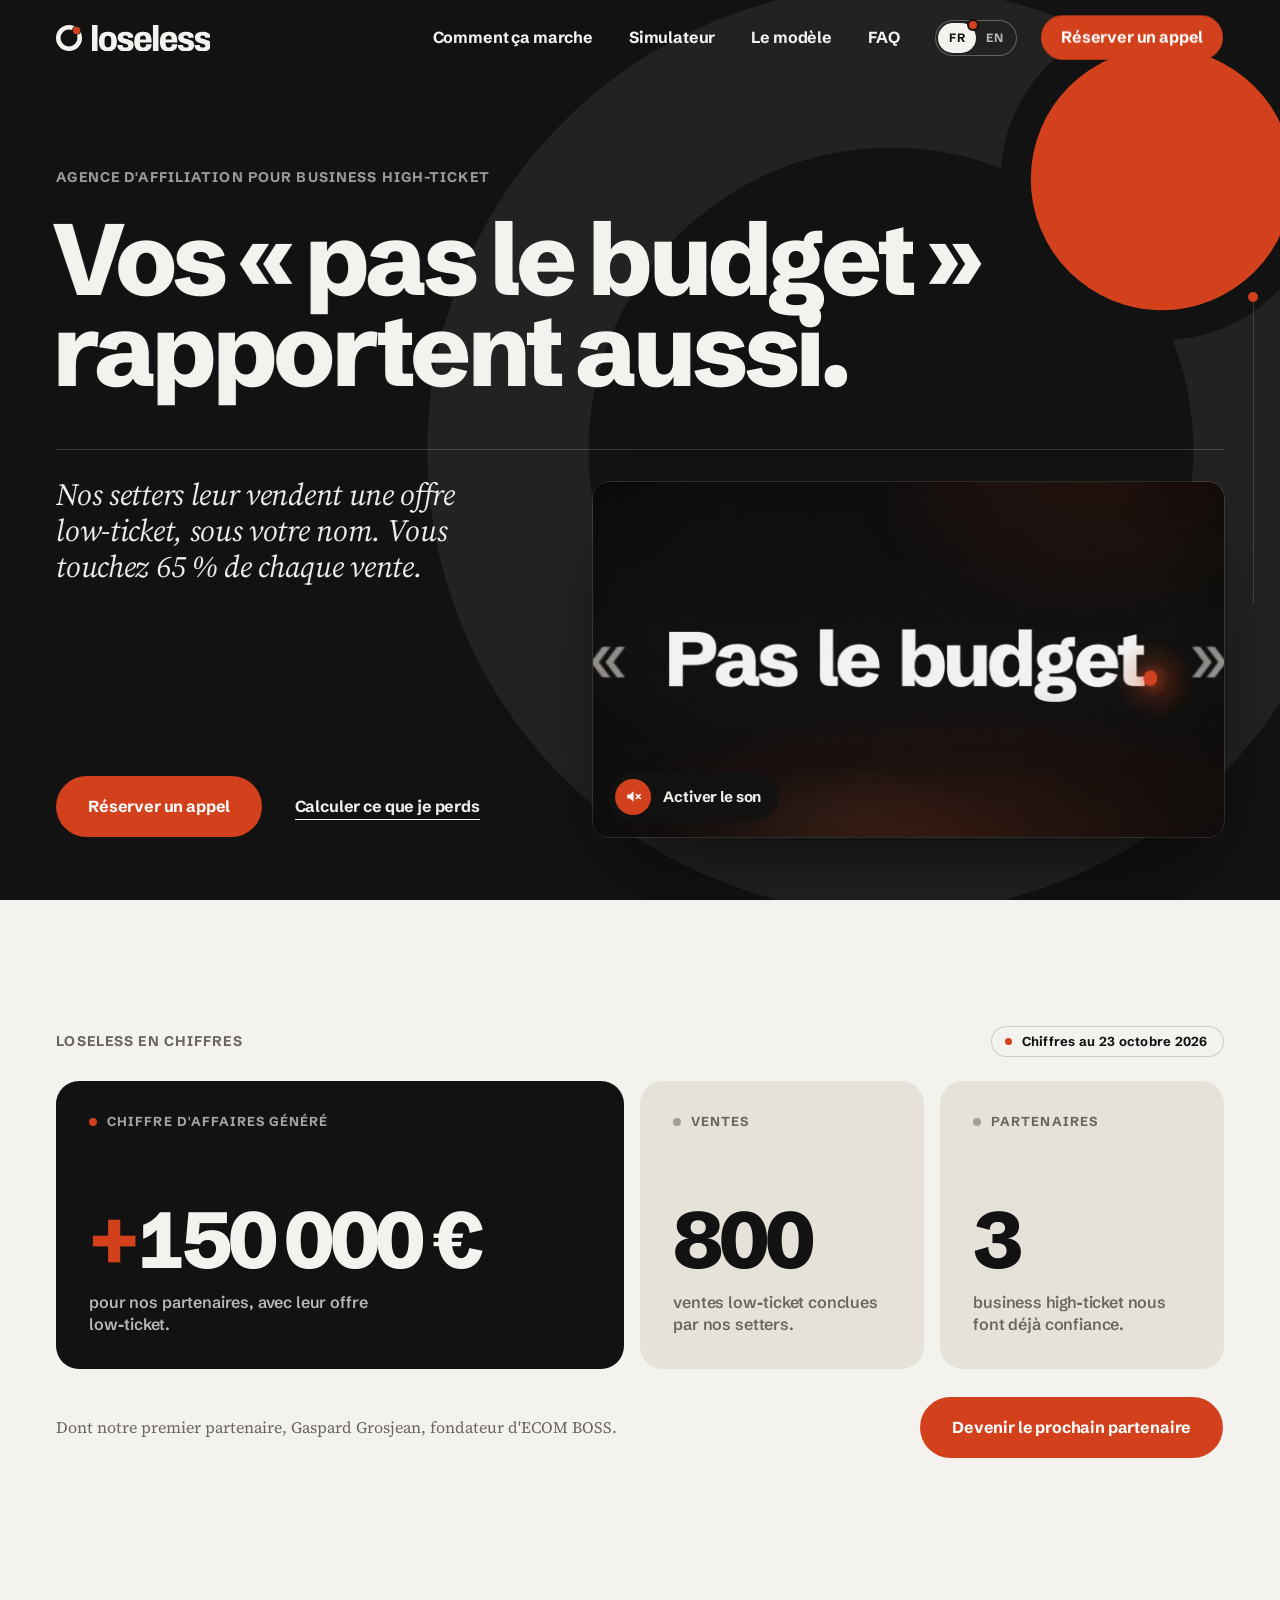
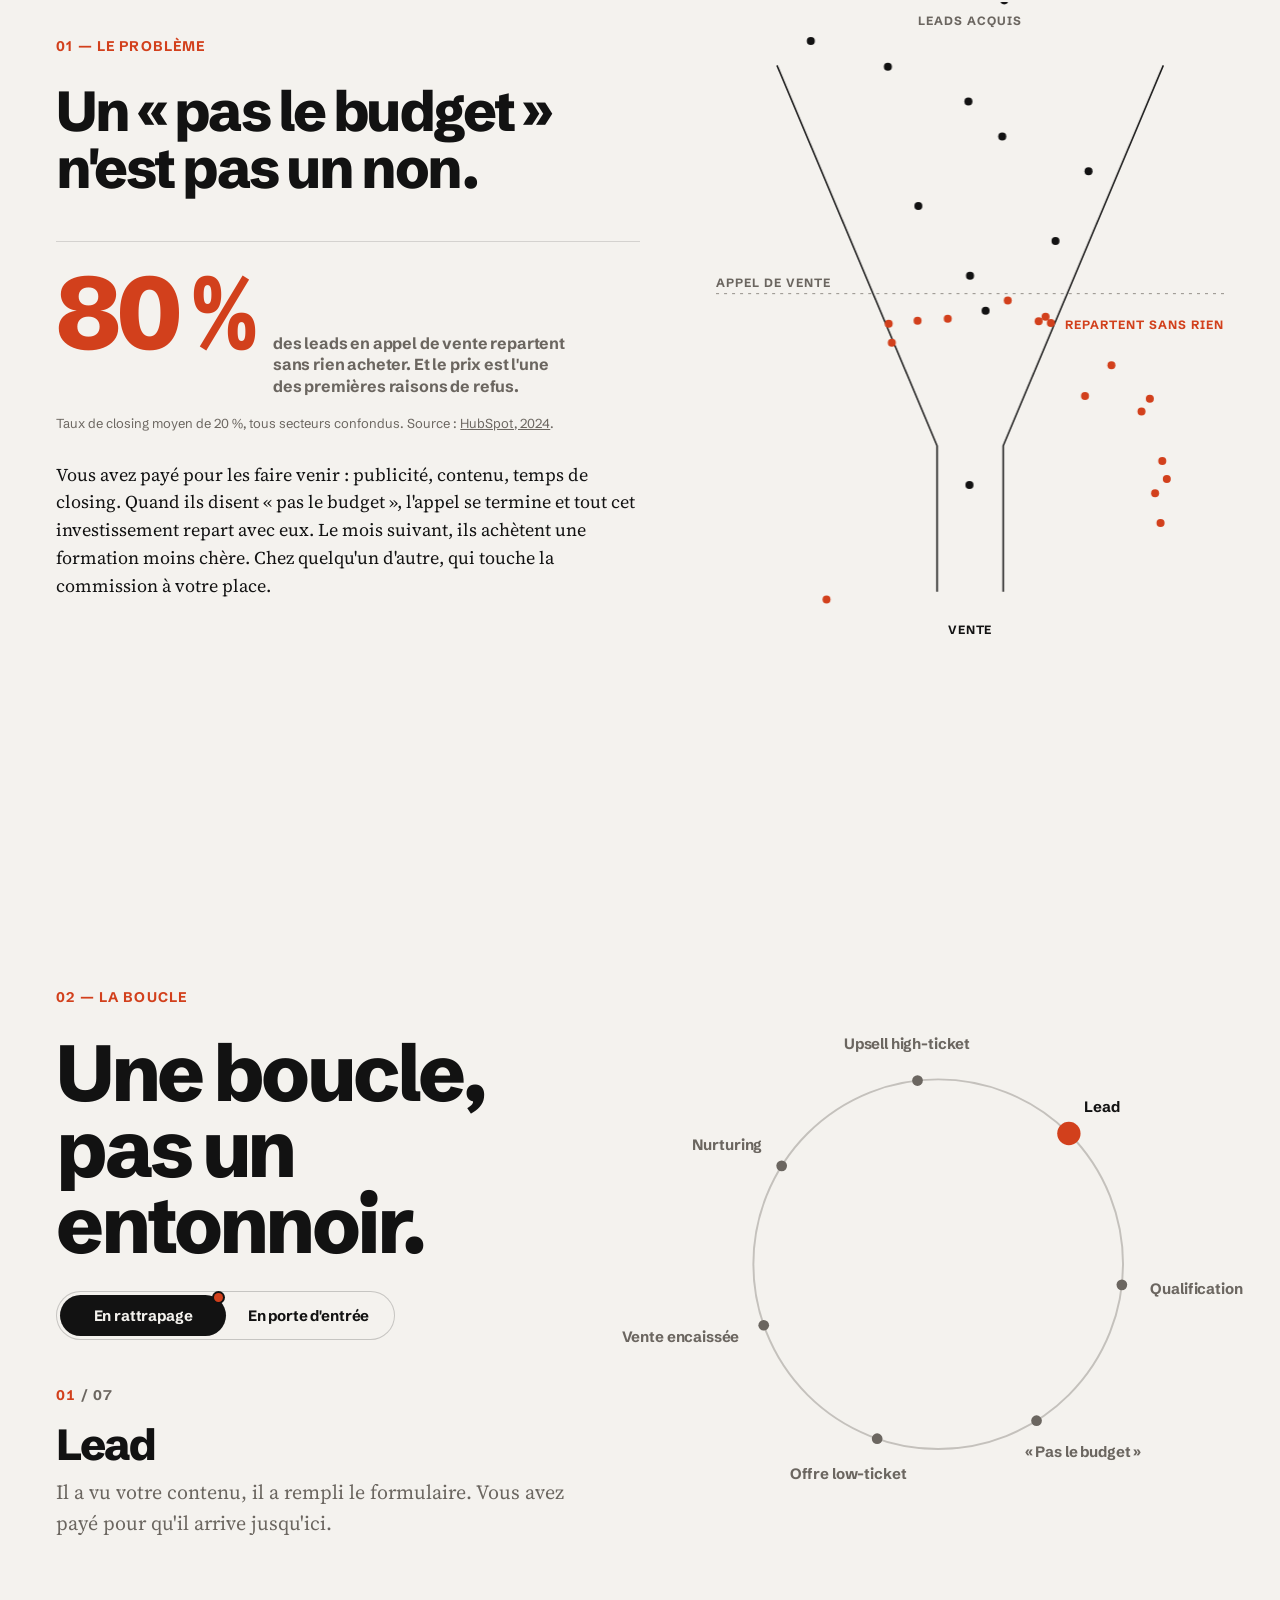
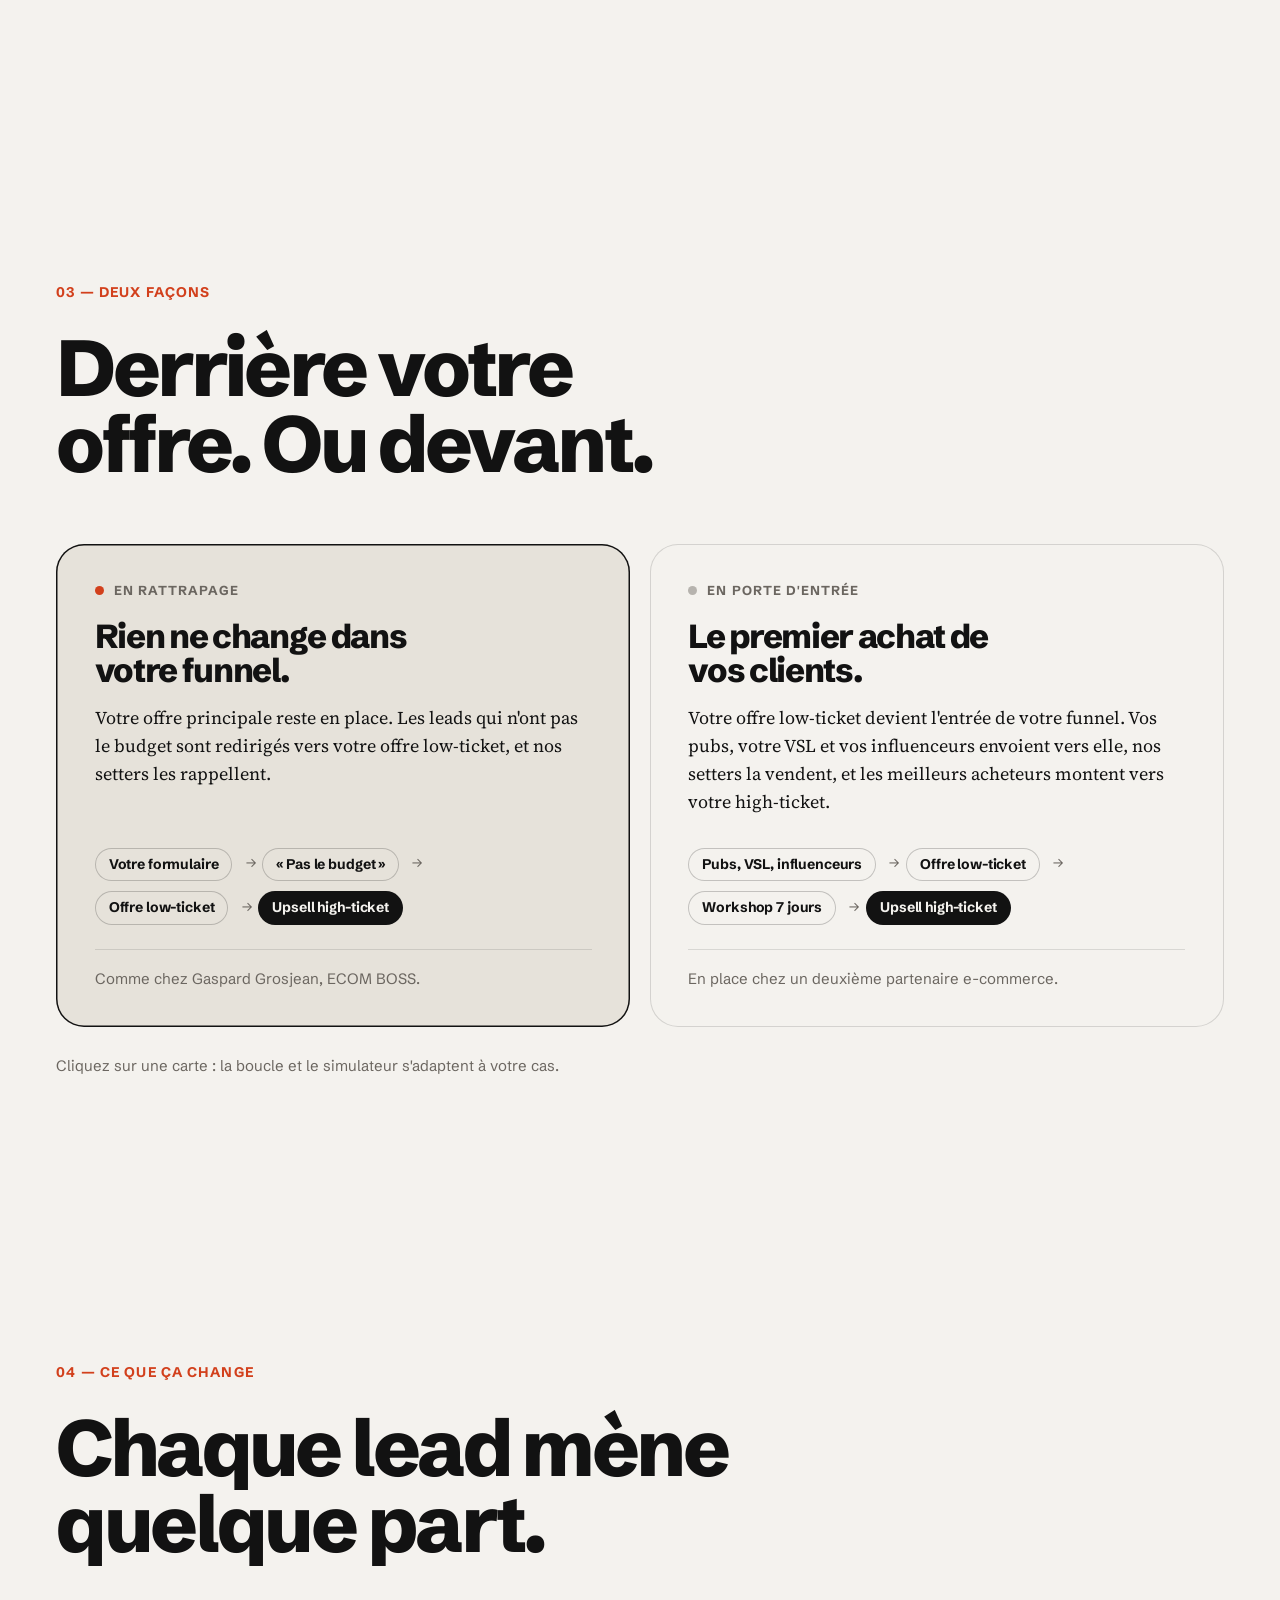
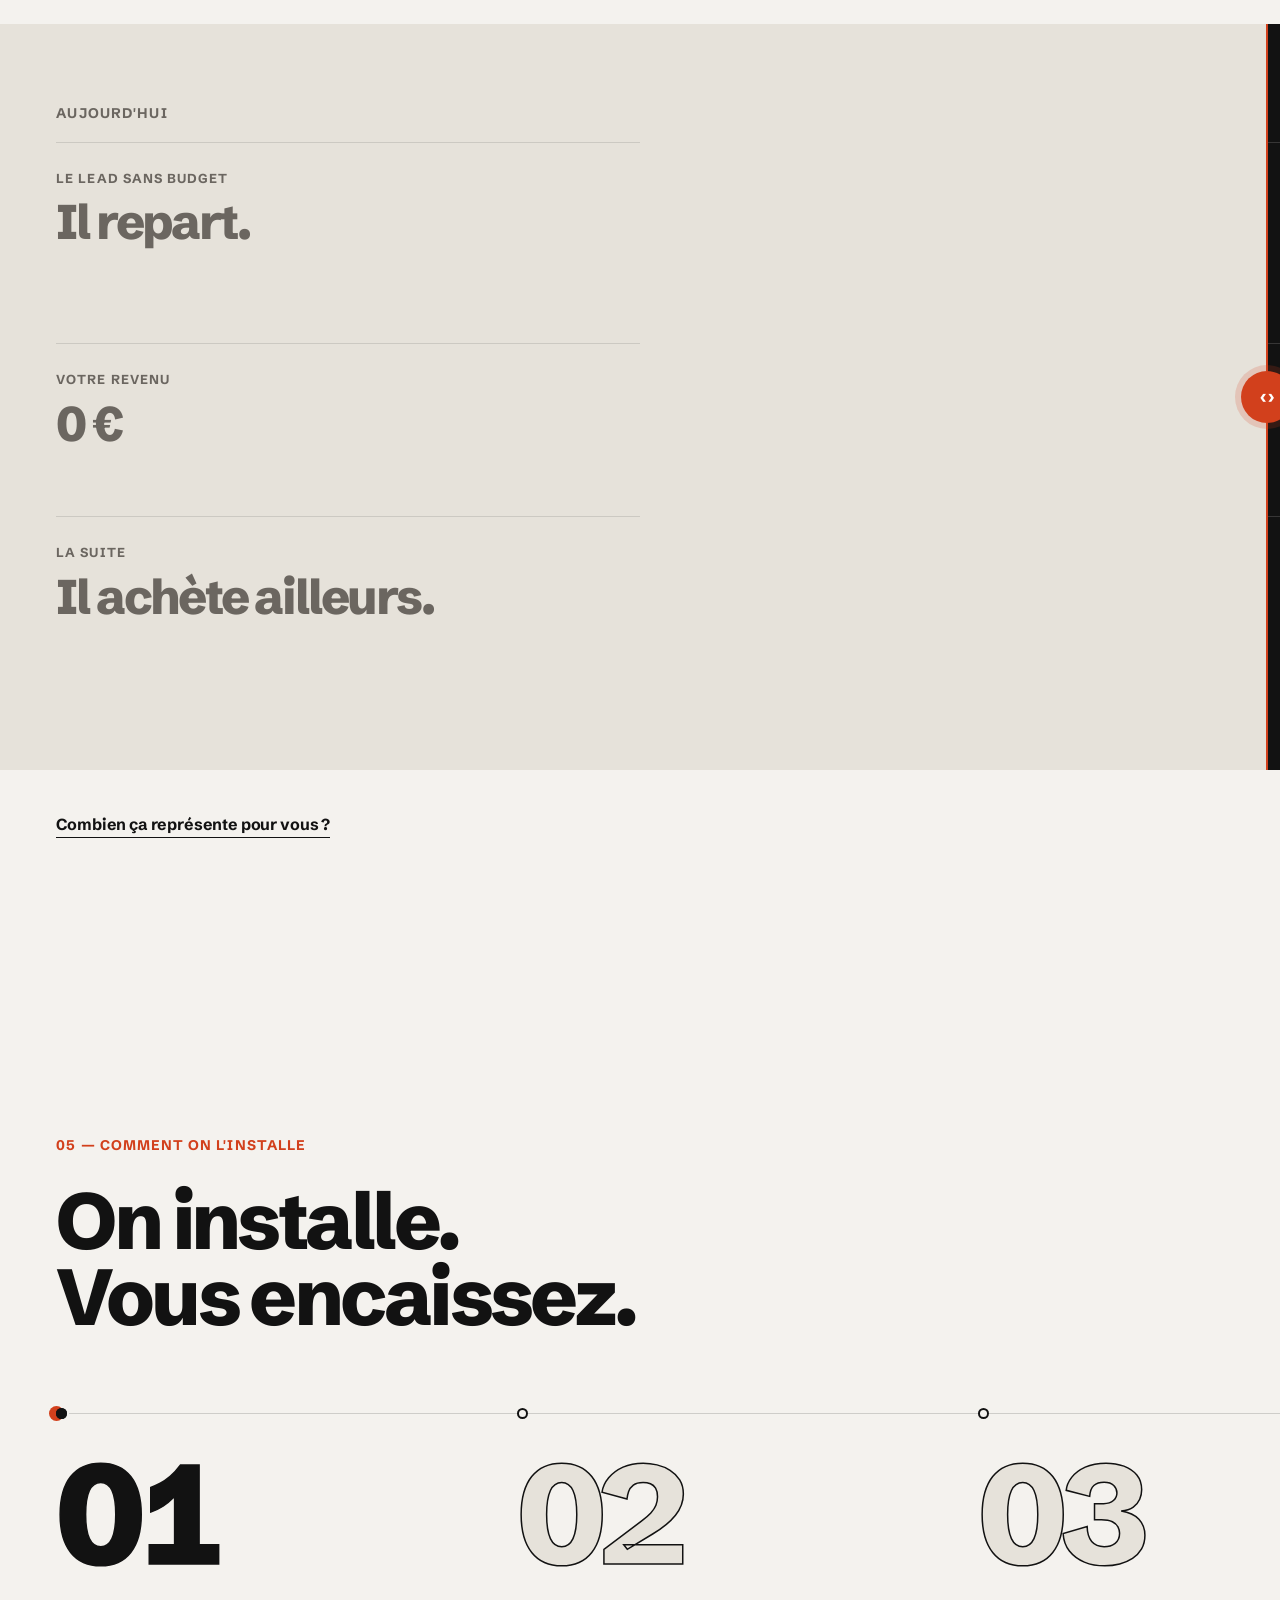
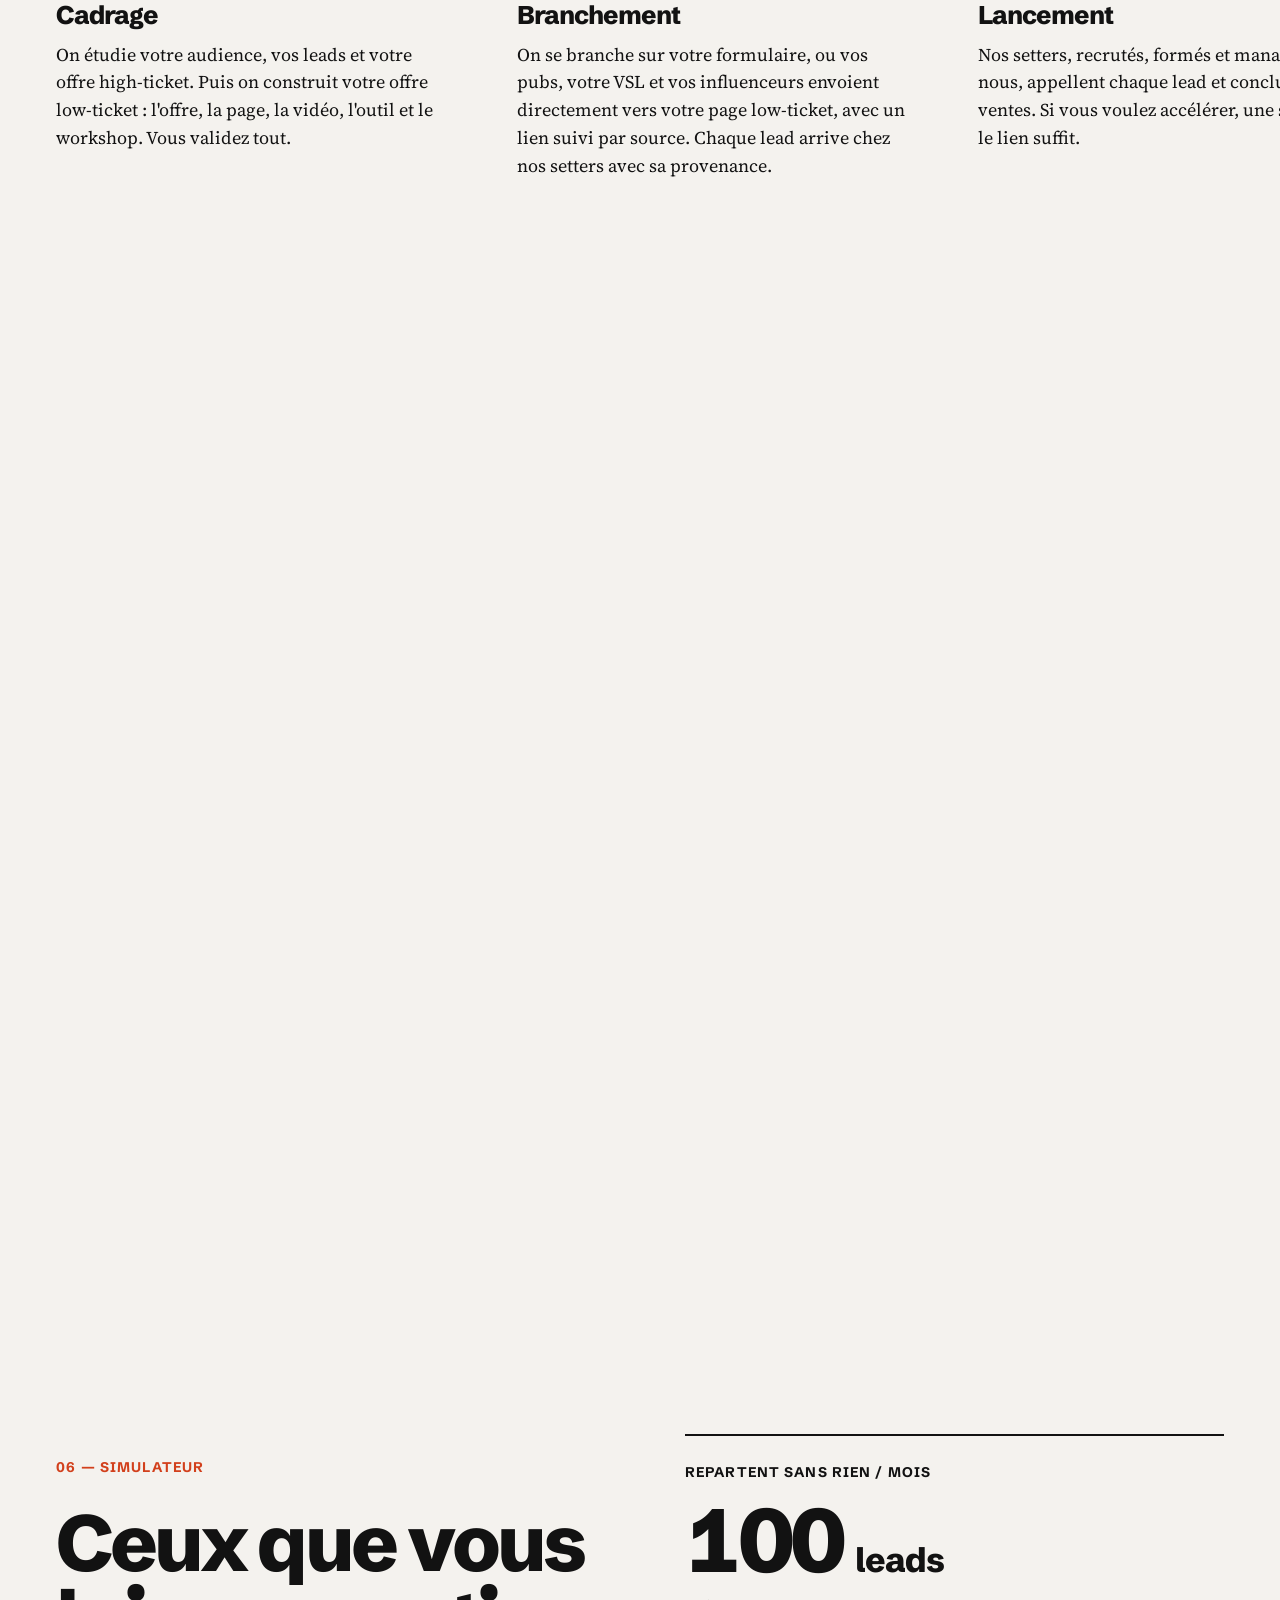
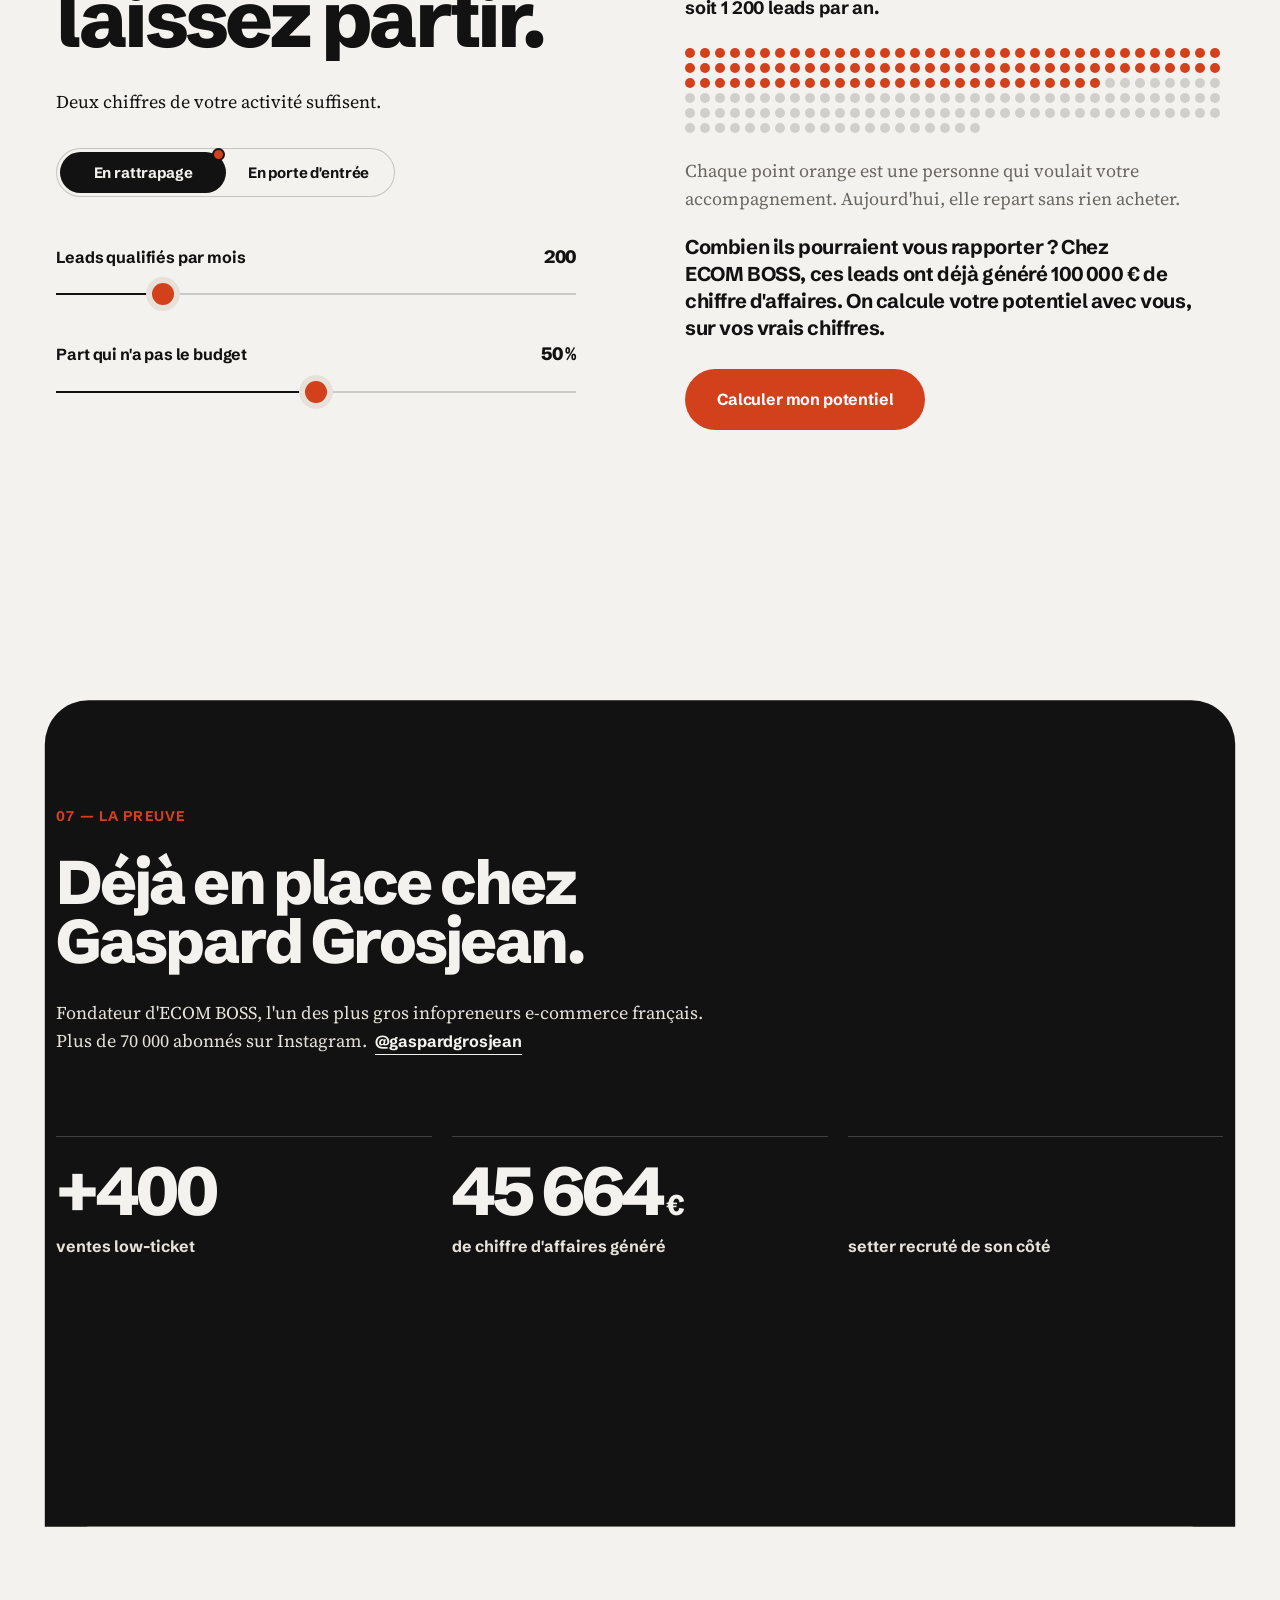
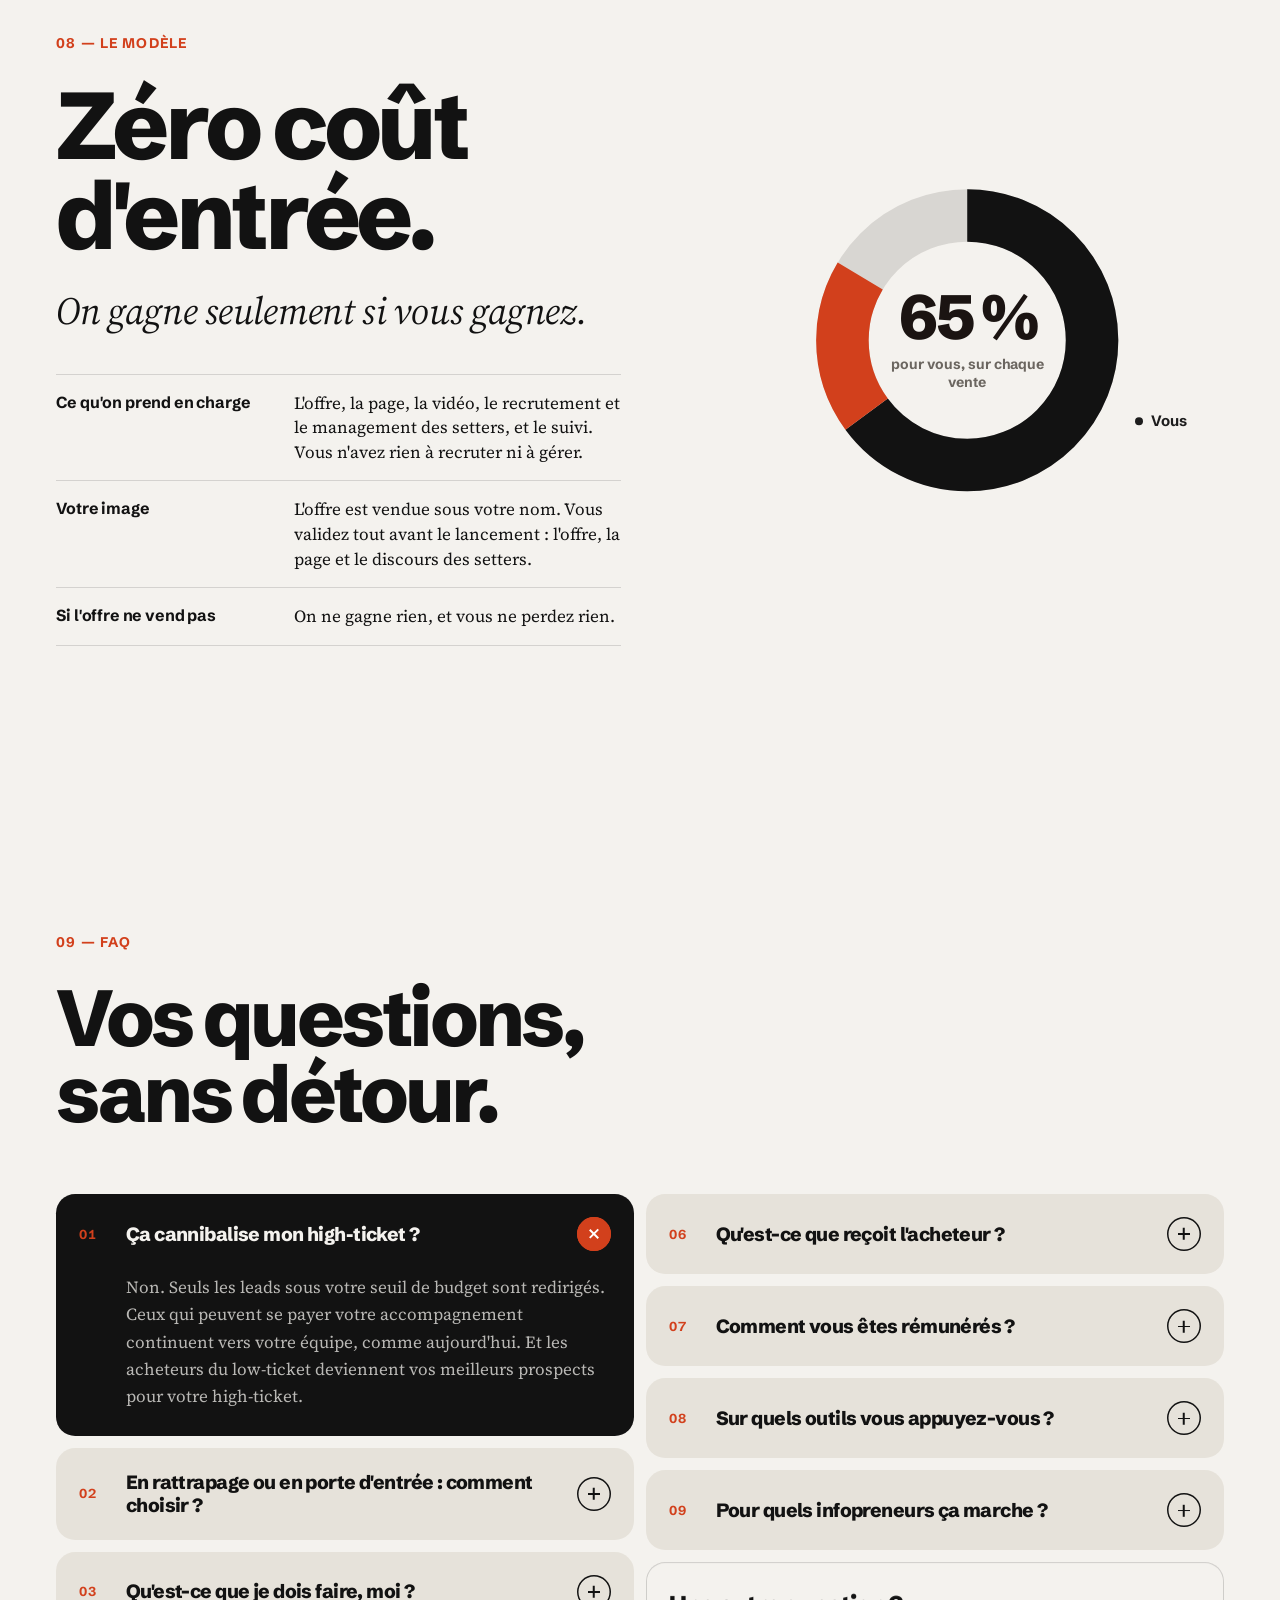
<file: index.html>
<!doctype html>
<html lang="fr">
<head>
<meta charset="utf-8">
<meta name="viewport" content="width=device-width, initial-scale=1, viewport-fit=cover">
<title>Loseless — Vos « pas le budget » rapportent aussi.</title>
<meta name="description" content="Loseless installe une offre à petit prix pour les leads qui n'ont pas le budget de votre accompagnement. Vous encaissez une commission, ils restent dans votre écosystème. Zéro coût d'entrée.">
<meta name="theme-color" content="#121212">
<meta property="og:title" content="Loseless — Vos « pas le budget » rapportent aussi.">
<meta property="og:description" content="Chaque lead est étiqueté, chaque refus devient une commission.">
<link rel="alternate" hreflang="fr" href="index.html">
<link rel="alternate" hreflang="en" href="en/index.html">
<link rel="icon" href="favicon.svg" type="image/svg+xml">
<link rel="preconnect" href="https://fonts.googleapis.com">
<link rel="preconnect" href="https://fonts.gstatic.com" crossorigin>
<link rel="stylesheet" href="https://fonts.googleapis.com/css2?family=Schibsted+Grotesk:wght@400..900&family=Source+Serif+4:ital,opsz,wght@0,8..60,400..600;1,8..60,400&display=swap">
<link rel="stylesheet" href="styles.css?v=202610231710">
<script>try{if(!matchMedia('(prefers-reduced-motion: reduce)').matches)document.documentElement.classList.add('motion')}catch(e){}</script>
</head>
<body>
<!-- Logotype officiel (assets/logo/loseless-logo-horizontal-encre.svg), couleur héritée -->
<svg width="0" height="0" style="position:absolute" aria-hidden="true" focusable="false">
  <symbol id="lossless-wordmark" viewBox="982.7 0 3309.7 724"><path fill="currentColor" d="M982.7 724L982.7 0L1136.7 0L1136.7 724ZM1424.84 736Q1344.84 736 1289.34 706.5Q1233.84 677 1204.34 615.5Q1174.84 554 1174.84 460Q1174.84 366 1204.34 305Q1233.84 244 1289.34 214.5Q1344.84 185 1424.84 185Q1504.84 185 1560.84 214.5Q1616.84 244 1646.34 305Q1675.84 366 1675.84 460Q1675.84 554 1646.34 615.5Q1616.84 677 1560.84 706.5Q1504.84 736 1424.84 736ZM1424.84 619Q1457.84 619 1478.34 605Q1498.84 591 1508.34 562Q1517.84 533 1517.84 488L1517.84 433Q1517.84 388 1508.34 358.5Q1498.84 329 1478.34 315Q1457.84 301 1424.84 301Q1392.84 301 1371.84 315Q1350.84 329 1341.84 358.5Q1332.84 388 1332.84 433L1332.84 488Q1332.84 533 1341.84 562Q1350.84 591 1371.84 605Q1392.84 619 1424.84 619ZM1913.78 736Q1862.78 736 1821.78 725Q1780.78 714 1751.28 693Q1721.78 672 1705.78 642Q1689.78 612 1689.78 573Q1689.78 569 1690.28 564.5Q1690.78 560 1691.78 555L1835.78 555Q1835.78 559 1835.78 562.5Q1835.78 566 1835.78 569Q1835.78 589 1846.28 602.5Q1856.78 616 1874.78 623Q1892.78 630 1915.78 630Q1932.78 630 1950.28 625.5Q1967.78 621 1979.28 610.5Q1990.78 600 1990.78 582Q1990.78 560 1974.28 548Q1957.78 536 1930.78 528Q1903.78 520 1871.78 512Q1841.78 504 1811.78 493Q1781.78 482 1756.28 464.5Q1730.78 447 1715.28 419.5Q1699.78 392 1699.78 350Q1699.78 305 1717.28 273.5Q1734.78 242 1765.28 222.5Q1795.78 203 1835.28 194Q1874.78 185 1919.78 185Q1962.78 185 1999.78 193.5Q2036.78 202 2066.28 220Q2095.78 238 2112.28 265.5Q2128.78 293 2128.78 330Q2128.78 335 2128.28 341.5Q2127.78 348 2127.78 353L1984.78 353L1984.78 341Q1984.78 324 1975.78 313Q1966.78 302 1951.28 296Q1935.78 290 1915.78 290Q1902.78 290 1891.28 293Q1879.78 296 1869.78 301Q1859.78 306 1854.28 314Q1848.78 322 1848.78 334Q1848.78 350 1860.78 361Q1872.78 372 1895.28 378.5Q1917.78 385 1942.78 393Q1974.78 400 2009.78 409.5Q2044.78 419 2075.28 435Q2105.78 451 2124.28 480Q2142.78 509 2142.78 558Q2142.78 606 2124.78 640.5Q2106.78 675 2075.78 696Q2044.78 717 2003.28 726.5Q1961.78 736 1913.78 736ZM2408.22 736Q2327.22 736 2271.22 707Q2215.22 678 2186.22 617Q2157.22 556 2157.22 460Q2157.22 365 2186.22 304Q2215.22 243 2271.22 214Q2327.22 185 2406.22 185Q2485.22 185 2538.22 212Q2591.22 239 2617.72 298.5Q2644.22 358 2644.22 456L2644.22 490L2315.22 490Q2315.22 535 2324.22 565Q2333.22 595 2353.22 610Q2373.22 625 2408.22 625Q2429.22 625 2444.72 619.5Q2460.22 614 2470.72 602.5Q2481.22 591 2487.22 574.5Q2493.22 558 2492.22 536L2644.22 536Q2643.22 585 2628.22 622.5Q2613.22 660 2583.22 685.5Q2553.22 711 2509.22 723.5Q2465.22 736 2408.22 736ZM2316.22 406L2486.22 406Q2486.22 377 2481.72 356Q2477.22 335 2467.22 321.5Q2457.22 308 2442.22 301.5Q2427.22 295 2407.22 295Q2377.22 295 2357.72 307.5Q2338.22 320 2328.22 344.5Q2318.22 369 2316.22 406ZM2680.08 724L2680.08 0L2834.08 0L2834.08 724ZM3123.22 736Q3042.22 736 2986.22 707Q2930.22 678 2901.22 617Q2872.22 556 2872.22 460Q2872.22 365 2901.22 304Q2930.22 243 2986.22 214Q3042.22 185 3121.22 185Q3200.22 185 3253.22 212Q3306.22 239 3332.72 298.5Q3359.22 358 3359.22 456L3359.22 490L3030.22 490Q3030.22 535 3039.22 565Q3048.22 595 3068.22 610Q3088.22 625 3123.22 625Q3144.22 625 3159.72 619.5Q3175.22 614 3185.72 602.5Q3196.22 591 3202.22 574.5Q3208.22 558 3207.22 536L3359.22 536Q3358.22 585 3343.22 622.5Q3328.22 660 3298.22 685.5Q3268.22 711 3224.22 723.5Q3180.22 736 3123.22 736ZM3031.22 406L3201.22 406Q3201.22 377 3196.72 356Q3192.22 335 3182.22 321.5Q3172.22 308 3157.22 301.5Q3142.22 295 3122.22 295Q3092.22 295 3072.72 307.5Q3053.22 320 3043.22 344.5Q3033.22 369 3031.22 406ZM3598.31 736Q3547.31 736 3506.31 725Q3465.31 714 3435.81 693Q3406.31 672 3390.31 642Q3374.31 612 3374.31 573Q3374.31 569 3374.81 564.5Q3375.31 560 3376.31 555L3520.31 555Q3520.31 559 3520.31 562.5Q3520.31 566 3520.31 569Q3520.31 589 3530.81 602.5Q3541.31 616 3559.31 623Q3577.31 630 3600.31 630Q3617.31 630 3634.81 625.5Q3652.31 621 3663.81 610.5Q3675.31 600 3675.31 582Q3675.31 560 3658.81 548Q3642.31 536 3615.31 528Q3588.31 520 3556.31 512Q3526.31 504 3496.31 493Q3466.31 482 3440.81 464.5Q3415.31 447 3399.81 419.5Q3384.31 392 3384.31 350Q3384.31 305 3401.81 273.5Q3419.31 242 3449.81 222.5Q3480.31 203 3519.81 194Q3559.31 185 3604.31 185Q3647.31 185 3684.31 193.5Q3721.31 202 3750.81 220Q3780.31 238 3796.81 265.5Q3813.31 293 3813.31 330Q3813.31 335 3812.81 341.5Q3812.31 348 3812.31 353L3669.31 353L3669.31 341Q3669.31 324 3660.31 313Q3651.31 302 3635.81 296Q3620.31 290 3600.31 290Q3587.31 290 3575.81 293Q3564.31 296 3554.31 301Q3544.31 306 3538.81 314Q3533.31 322 3533.31 334Q3533.31 350 3545.31 361Q3557.31 372 3579.81 378.5Q3602.31 385 3627.31 393Q3659.31 400 3694.31 409.5Q3729.31 419 3759.81 435Q3790.31 451 3808.81 480Q3827.31 509 3827.31 558Q3827.31 606 3809.31 640.5Q3791.31 675 3760.31 696Q3729.31 717 3687.81 726.5Q3646.31 736 3598.31 736ZM4063.46 736Q4012.46 736 3971.46 725Q3930.46 714 3900.96 693Q3871.46 672 3855.46 642Q3839.46 612 3839.46 573Q3839.46 569 3839.96 564.5Q3840.46 560 3841.46 555L3985.46 555Q3985.46 559 3985.46 562.5Q3985.46 566 3985.46 569Q3985.46 589 3995.96 602.5Q4006.46 616 4024.46 623Q4042.46 630 4065.46 630Q4082.46 630 4099.96 625.5Q4117.46 621 4128.96 610.5Q4140.46 600 4140.46 582Q4140.46 560 4123.96 548Q4107.46 536 4080.46 528Q4053.46 520 4021.46 512Q3991.46 504 3961.46 493Q3931.46 482 3905.96 464.5Q3880.46 447 3864.96 419.5Q3849.46 392 3849.46 350Q3849.46 305 3866.96 273.5Q3884.46 242 3914.96 222.5Q3945.46 203 3984.96 194Q4024.46 185 4069.46 185Q4112.46 185 4149.46 193.5Q4186.46 202 4215.96 220Q4245.46 238 4261.96 265.5Q4278.46 293 4278.46 330Q4278.46 335 4277.96 341.5Q4277.46 348 4277.46 353L4134.46 353L4134.46 341Q4134.46 324 4125.46 313Q4116.46 302 4100.96 296Q4085.46 290 4065.46 290Q4052.46 290 4040.96 293Q4029.46 296 4019.46 301Q4009.46 306 4003.96 314Q3998.46 322 3998.46 334Q3998.46 350 4010.46 361Q4022.46 372 4044.96 378.5Q4067.46 385 4092.46 393Q4124.46 400 4159.46 409.5Q4194.46 419 4224.96 435Q4255.46 451 4273.96 480Q4292.46 509 4292.46 558Q4292.46 606 4274.46 640.5Q4256.46 675 4225.46 696Q4194.46 717 4152.96 726.5Q4111.46 736 4063.46 736Z"/></symbol>
</svg>


<a class="skip" href="#contenu">Aller au contenu</a>

<!-- Intro : l'anneau se dessine, le point se pose, le logo rejoint le header -->
<div class="loader" aria-hidden="true">
  <svg class="loader__mark" viewBox="4 4 92 92">
    <defs>
      <mask id="gap-loader" maskUnits="userSpaceOnUse" x="-10" y="-10" width="120" height="120">
        <rect x="-10" y="-10" width="120" height="120" fill="#fff"/>
        <circle class="loader__gap" cx="76.87" cy="23.13" r="16" fill="#000"/>
      </mask>
    </defs>
    <g mask="url(#gap-loader)">
      <circle class="loader__ring" cx="50" cy="50" r="38" fill="none" stroke="currentColor" stroke-width="16" pathLength="100" transform="rotate(-45 50 50)"/>
    </g>
    <circle class="loader__dot" cx="76.87" cy="23.13" r="13" fill="#D2401C"/>
  </svg>
</div>

<!-- Curseur (desktop) + progression -->
<div class="cursor" aria-hidden="true"><span class="cursor__ring"></span><span class="cursor__dot"></span></div>
<div class="progress" aria-hidden="true"><span class="progress__bar"></span><span class="progress__dot"></span></div>

<header class="site-header">
  <div class="site-header__inner">
    <a class="logo" href="#top" aria-label="Loseless, retour en haut">
      <svg class="mark" viewBox="4 4 92 92" aria-hidden="true">
        <defs>
          <mask id="gap-header" maskUnits="userSpaceOnUse" x="-10" y="-10" width="120" height="120">
            <rect x="-10" y="-10" width="120" height="120" fill="#fff"/>
            <circle cx="76.87" cy="23.13" r="16" fill="#000"/>
          </mask>
        </defs>
        <circle cx="50" cy="50" r="38" fill="none" stroke="currentColor" stroke-width="16" mask="url(#gap-header)"/>
        <circle cx="76.87" cy="23.13" r="13" fill="#D2401C"/>
      </svg>
      <svg class="logo__word" viewBox="0 0 3309.7 724" aria-hidden="true" focusable="false"><use href="#lossless-wordmark"/></svg>
    </a>
    <nav class="nav" aria-label="Navigation principale">
      <a class="link" href="#boucle">Comment ça marche</a>
      <a class="link" href="#simulateur">Simulateur</a>
      <a class="link" href="#modele">Le modèle</a>
      <a class="link" href="#faq">FAQ</a>
    </nav>
    <nav class="lang" aria-label="Langue">
      <span class="lang__thumb" aria-hidden="true"></span>
      <a class="lang__opt" href="index.html" hreflang="fr" lang="fr" aria-current="page"><span class="sr-only">Français</span><span aria-hidden="true">FR</span></a>
      <a class="lang__opt" href="en/index.html" hreflang="en" lang="en"><span class="sr-only">English</span><span aria-hidden="true">EN</span></a>
    </nav>
    <a class="btn btn--primary btn--sm" href="reserver.html" data-book data-magnetic><span class="btn__label"><span class="lbl-long">Réserver un appel</span><span class="lbl-short">Réserver</span></span></a>
  </div>
</header>

<main id="contenu">

  <!-- HERO -->
  <section class="hero" id="top">
    <!-- Retrait en cercle : disque (.hero__clip) rétréci par transform, scène (.hero__stage) qui annule l'échelle -->
    <div class="hero__clip"><div class="hero__stage">

    <div class="hero__ring" aria-hidden="true">
      <svg viewBox="0 0 100 100">
        <defs>
          <mask id="gap-hero" maskUnits="userSpaceOnUse" x="-10" y="-10" width="120" height="120">
            <rect x="-10" y="-10" width="120" height="120" fill="#fff"/>
            <circle cx="76.87" cy="23.13" r="16" fill="#000"/>
          </mask>
        </defs>
        <g mask="url(#gap-hero)">
          <circle class="hero__stroke" cx="50" cy="50" r="38" fill="none" stroke="currentColor" stroke-width="16" pathLength="100" transform="rotate(-45 50 50)"/>
        </g>
      </svg>
      <!-- point sur son propre calque : il rétrécit au scroll sans redessiner l'anneau -->
      <div class="hero__dot-wrap"><svg viewBox="0 0 100 100"><g class="hero__dot-in"><circle class="hero__dot" cx="76.87" cy="23.13" r="13" fill="#D2401C"/></g></svg></div>
    </div>

    <div class="wrap hero__inner">
      <p class="hero__tag">Agence d'affiliation pour business high-ticket</p>
      <h1 class="hero__title">Vos «&nbsp;pas le budget&nbsp;»<br class="br-desk"> rapportent aussi.</h1>
      <div class="hero__bottom">
        <div class="hero__copy">
          <p class="hero__promise promise">Nos setters leur vendent une offre <span class="nobr">low-ticket</span>, sous votre nom. Vous touchez 65&nbsp;% de chaque vente.</p>
          <div class="hero__ctas">
            <a class="btn btn--primary" href="reserver.html" data-book data-magnetic><span class="btn__label" data-text="Réserver un appel">Réserver un appel</span></a>
            <a class="link link--strong" href="#simulateur">Calculer ce que je perds</a>
          </div>
        </div>
        <!-- Film : boucle muette dans le hero ; « Activer le son » le relance au début, avec le son -->
        <div class="hero__film">
          <video class="hero__film-video" data-src="assets/video/film.mp4?v=202610081900" poster="assets/video/film-apercu.jpg?v=202610081900" muted loop playsinline preload="none" aria-label="Film Loseless (55 secondes)"></video>
          <span class="hero__film-bar" aria-hidden="true"></span>
          <button class="hero__film-cta" type="button" data-film-sound aria-pressed="false">
            <span class="hero__film-play" aria-hidden="true"><svg viewBox="0 0 24 24"><path d="M4 9.5h3.5L12 5.5v13l-4.5-4H4z" fill="currentColor"/><path class="i-off" d="M15.5 9.5l5 5m0-5l-5 5" stroke="currentColor" stroke-width="2" stroke-linecap="round"/><path class="i-on" d="M15.5 9a4.2 4.2 0 0 1 0 6M18 6.5a7.8 7.8 0 0 1 0 11" fill="none" stroke="currentColor" stroke-width="2" stroke-linecap="round"/></svg></span>
            <span class="hero__film-label" data-on="Couper le son" data-off="Activer le son">Activer le son</span>
          </button>
        </div>
      </div>
    </div>
    </div></div>
  </section>

  <!-- CHIFFRES — bandeau de preuve juste après le hero -->
  <section class="figures" aria-labelledby="t-figures" data-reveal-start="top 30%">
    <div class="wrap">
      <div class="figures__top" data-fade>
        <h2 class="figures__title" id="t-figures">Loseless en chiffres</h2>
        <p class="figures__date"><span class="figures__dot" aria-hidden="true"></span>Chiffres au 23&nbsp;octobre 2026</p>
      </div>
      <ul class="figures__list" data-stagger>
        <li class="figure figure--lead">
          <span class="figure__kicker">Chiffre d'affaires généré</span>
          <span class="figure__num"><span class="figure__plus">+</span><span data-count="150000" data-suffix="&nbsp;€">150&nbsp;000&nbsp;€</span></span>
          <span class="figure__label">pour nos partenaires, avec leur offre low&#8209;ticket.</span>
          <span class="figure__note" data-ca-note hidden></span>
        </li>
        <li class="figure">
          <span class="figure__kicker">Ventes</span>
          <span class="figure__num"><span data-count="800">800</span></span>
          <span class="figure__label">ventes low&#8209;ticket conclues par nos setters.</span>
        </li>
        <li class="figure">
          <span class="figure__kicker">Partenaires</span>
          <span class="figure__num"><span data-count="3">3</span></span>
          <span class="figure__label">business high&#8209;ticket nous font déjà confiance.</span>
        </li>
      </ul>
      <div class="figures__foot" data-fade>
        <p class="figures__context">Dont notre premier partenaire, Gaspard Grosjean, fondateur d'ECOM&nbsp;BOSS.</p>
        <a class="btn btn--primary" href="reserver.html" data-book data-magnetic><span class="btn__label" data-text="Devenir le prochain partenaire">Devenir le prochain partenaire</span></a>
      </div>
    </div>
  </section>

  <!-- 01 — LE PROBLÈME -->
  <section class="section problem" id="probleme" aria-labelledby="t-probleme">
    <div class="wrap problem__grid">
      <div class="problem__copy">
        <p class="eyebrow" data-fade>01 — Le problème</p>
        <h2 id="t-probleme" class="h2 problem__title" data-split>Un <span class="nobr">«&nbsp;pas le budget&nbsp;»</span> n'est pas un&nbsp;non.</h2>
        <!-- Valeur X : constante PROBLEME_STATS en haut de main.js -->
        <p class="stat" data-fade>
          <span class="stat__num" data-count="" data-suffix="&nbsp;%">80&nbsp;%</span>
          <span class="stat__label">des leads en appel de vente repartent sans rien acheter. Et le prix est l'une des premières raisons de refus.</span>
        </p>
        <p class="stat__source" data-fade>Taux de closing moyen de 20&nbsp;%, tous secteurs confondus. Source&nbsp;: <a href="https://blog.hubspot.com/sales/new-sales-close-rate-industry-benchmarks-how-does-your-close-rate-compare" target="_blank" rel="noopener">HubSpot, 2024<span class="sr-only"> (s'ouvre dans un nouvel onglet)</span></a>.</p>
        <p class="body" data-fade>Vous avez payé pour les faire venir&nbsp;: publicité, contenu, temps de closing. Quand ils disent «&nbsp;pas le budget&nbsp;», l'appel se termine et tout cet investissement repart avec eux. Le mois suivant, ils achètent une formation moins chère. Chez quelqu'un d'autre, qui touche la commission à votre place.</p>
      </div>

      <figure class="funnel" data-fade>
        <canvas class="funnel__canvas"></canvas>
        <div class="funnel__labels" aria-hidden="true">
          <span class="funnel__l funnel__l--top">Leads acquis</span>
          <span class="funnel__l funnel__l--call">Appel de vente</span>
          <span class="funnel__l funnel__l--lost">Repartent<br class="br-mob"> sans rien</span>
          <span class="funnel__l funnel__l--sale">Vente</span>
        </div>
        <figcaption class="sr-only">Illustration&nbsp;: des leads entrent dans un entonnoir de vente. Juste après l'appel de vente, environ huit sur dix en sortent par les côtés sans rien acheter&nbsp;; seuls quelques-uns vont jusqu'à la vente.</figcaption>
      </figure>
    </div>
  </section>

  <!-- 02 — LA BOUCLE (épinglée) -->
  <section class="loop" id="boucle" aria-labelledby="t-boucle">
    <div class="wrap loop__pin">
      <div class="loop__head">
        <p class="eyebrow" data-fade>02 — La boucle</p>
        <h2 id="t-boucle" class="h2" data-split>Une boucle, pas un entonnoir.</h2>
        <div class="mode loop__mode" role="group" aria-label="Façon de brancher Loseless"><button class="mode__opt" type="button" data-mode-set="rattrapage" aria-pressed="true">En rattrapage</button><button class="mode__opt" type="button" data-mode-set="entree" aria-pressed="false">En porte d'entrée</button></div>
      </div>

      <div class="loop__panel">
        <p class="loop__count" aria-hidden="true"><span class="loop__count-cur">01</span>&thinsp;/&thinsp;07</p>
        <div class="loop__rail" aria-hidden="true"><span class="loop__rail-fill"></span><span class="loop__rail-dot"></span></div>
        <ol class="loop__steps">
          <li class="loop__step" data-alt-h="Contenu et pubs" data-alt-p="Vos pubs, votre VSL et vos influenceurs attirent l'attention, avec un lien suivi pour chacun."><h3>Lead</h3><p>Il a vu votre contenu, il a rempli le formulaire. Vous avez payé pour qu'il arrive jusqu'ici.</p></li>
          <li class="loop__step" data-alt-h="Lead" data-alt-p="Il remplit le formulaire de votre page low-ticket."><h3>Qualification</h3><p>Formulaire ou appel&nbsp;: il vous dit s'il a le budget pour votre accompagnement.</p></li>
          <li class="loop__step" data-alt-h="Appel setter" data-alt-p="Un de nos setters l'appelle rapidement."><h3>«&nbsp;Pas le budget&nbsp;»</h3><p>Aujourd'hui, c'est ici qu'il disparaît. Avec loseless, il est redirigé vers votre offre low-ticket.</p></li>
          <li class="loop__step" data-alt-h="Vente encaissée" data-alt-p="Il achète votre offre low-ticket. Vous encaissez directement."><h3>Offre low-ticket</h3><p>Une page et une vidéo dédiées lui présentent une offre à sa portée. Nos setters l'appellent et concluent la vente.</p></li>
          <li class="loop__step" data-alt-h="Workshop 7 jours" data-alt-p="Il construit son outil jour après jour, avec un coach IA."><h3>Vente encaissée</h3><p>Il achète. Vous gardez au moins 65&nbsp;% de chaque vente, sans avoir à vous en occuper.</p></li>
          <li class="loop__step" data-alt-h="Nurturing" data-alt-p="On reste en contact et on repère ceux qui sont prêts à aller plus loin."><h3>Nurturing</h3><p>Il reste dans votre écosystème. Il progresse, et vous gardez le lien.</p></li>
          <li class="loop__step" data-alt-h="Upsell high-ticket" data-alt-p="Les acheteurs prêts montent vers votre accompagnement."><h3>Upsell high-ticket</h3><p>Quand il est prêt, il revient vers votre accompagnement. Cette fois, avec le budget.</p></li>
        </ol>
      </div>

      <div class="loop__visual" aria-hidden="true">
        <div class="loop__stage">
          <svg class="loop__ring" viewBox="0 0 100 100">
            <!-- encoche autour du point : disque couleur du fond (pas de masque SVG, trop coûteux à redessiner à chaque image) -->
            <g>
              <circle class="loop__track" cx="50" cy="50" r="38" fill="none" stroke="currentColor" stroke-width=".4" opacity="0"/>
              <g class="loop__ticks">
                <circle cx="76.87" cy="23.13" r="1.1"/>
                <circle cx="87.76" cy="54.25" r="1.1"/>
                <circle cx="70.22" cy="82.18" r="1.1"/>
                <circle cx="37.45" cy="85.87" r="1.1"/>
                <circle cx="14.13" cy="62.55" r="1.1"/>
                <circle cx="17.82" cy="29.78" r="1.1"/>
                <circle cx="45.75" cy="12.24" r="1.1"/>
              </g>
              <circle class="loop__arc" cx="50" cy="50" r="38" fill="none" stroke="currentColor" stroke-width="16" pathLength="100" stroke-dasharray="100 100" stroke-dashoffset="0" transform="rotate(-45 50 50)"/>
            </g>
            <circle class="loop__gap" cx="76.87" cy="23.13" r="16"/>
            <circle class="loop__dot" cx="76.87" cy="23.13" r="13" fill="#D2401C"/>
          </svg>
          <ul class="loop__labels">
            <li style="--c:.7071;--s:-.7071" data-alt="Contenu et pubs">Lead</li>
            <li style="--c:.9937;--s:.1120" data-alt="Lead">Qualification</li>
            <li style="--c:.5320;--s:.8467" data-alt="Appel setter">«&nbsp;Pas le budget&nbsp;»</li>
            <li style="--c:-.3303;--s:.9439" data-alt="Vente encaissée">Offre low-ticket</li>
            <li style="--c:-.9439;--s:.3303" data-alt="Workshop 7 jours">Vente encaissée</li>
            <li style="--c:-.8467;--s:-.5320" data-alt="Nurturing">Nurturing</li>
            <li style="--c:-.1120;--s:-.9937" data-alt="Upsell high-ticket">Upsell high-ticket</li>
          </ul>
        </div>
      </div>

      <p class="loop__final">Rien ne sort de la boucle.</p>
    </div>
  </section>

  <!-- 03 — DEUX FAÇONS : un clic sur une carte passe toute la page dans ce mode -->
  <section class="section ways" id="deux-facons" aria-labelledby="t-ways">
    <div class="wrap">
      <p class="eyebrow" data-fade>03 — Deux façons</p>
      <h2 id="t-ways" class="h2" data-split>Derrière votre offre. Ou devant.</h2>
      <div class="ways__grid" data-stagger>
        <article class="way" data-way="rattrapage">
          <p class="way__label"><span class="way__dot" aria-hidden="true"></span>En rattrapage</p>
          <h3 class="way__title">Rien ne change dans votre funnel.</h3>
          <p class="way__text">Votre offre principale reste en place. Les leads qui n'ont pas le budget sont redirigés vers votre offre low-ticket, et nos setters les rappellent.</p>
          <ol class="way__path">
            <li>Votre formulaire</li>
            <li>«&nbsp;Pas le budget&nbsp;»</li>
            <li>Offre low-ticket</li>
            <li>Upsell high-ticket</li>
          </ol>
          <p class="way__ref">Comme chez Gaspard Grosjean, ECOM&nbsp;BOSS.</p>
          <button class="way__hit" type="button" data-mode-set="rattrapage" aria-pressed="true"><span class="sr-only">Afficher la page en mode rattrapage</span></button>
        </article>
        <article class="way" data-way="entree">
          <p class="way__label"><span class="way__dot" aria-hidden="true"></span>En porte d'entrée</p>
          <h3 class="way__title">Le premier achat de vos clients.</h3>
          <p class="way__text">Votre offre low-ticket devient l'entrée de votre funnel. Vos pubs, votre VSL et vos influenceurs envoient vers elle, nos setters la vendent, et les meilleurs acheteurs montent vers votre high-ticket.</p>
          <ol class="way__path">
            <li>Pubs, VSL, influenceurs</li>
            <li>Offre low-ticket</li>
            <li>Workshop 7&nbsp;jours</li>
            <li>Upsell high-ticket</li>
          </ol>
          <p class="way__ref">En place chez un deuxième partenaire e-commerce.</p>
          <button class="way__hit" type="button" data-mode-set="entree" aria-pressed="false"><span class="sr-only">Afficher la page en mode porte d'entrée</span></button>
        </article>
      </div>
      <p class="ways__hint" data-fade>Cliquez sur une carte&nbsp;: la boucle et le simulateur s'adaptent à votre cas.</p>
    </div>
  </section>

  <!-- 04 — CE QUE ÇA CHANGE (rideau avant / après) -->
  <section class="change" aria-labelledby="t-benefits">
    <div class="wrap change__head">
      <p class="eyebrow" data-fade>04 — Ce que ça change</p>
      <h2 id="t-benefits" class="h2" data-split>Chaque lead mène quelque part.</h2>
    </div>

    <!-- Les deux calques ont la même grille pour que les lignes restent alignées ;
         chaque calque n'affiche que sa colonne (l'autre est invisible). -->
    <div class="curtain">
      <div class="curtain__layer curtain__layer--before">
        <div class="wrap curtain__grid">
          <p class="curtain__h curtain__cell--before">Aujourd'hui</p>
          <p class="curtain__h curtain__cell--after" aria-hidden="true">Avec loseless</p>
          <div class="curtain__cell curtain__cell--before">
            <p class="curtain__label">Le lead sans budget</p>
            <p class="curtain__big">Il repart.</p>
            <p class="curtain__text">&nbsp;</p>
          </div>
          <div class="curtain__cell curtain__cell--after" aria-hidden="true">
            <p class="curtain__label">Le lead sans budget</p>
            <p class="curtain__big">Il achète.</p>
            <p class="curtain__text">Une offre à sa portée, construite pour votre audience et présentée par nos setters.</p>
          </div>
          <div class="curtain__cell curtain__cell--before">
            <p class="curtain__label">Votre revenu</p>
            <p class="curtain__big">0&nbsp;€</p>
            <p class="curtain__text">&nbsp;</p>
          </div>
          <div class="curtain__cell curtain__cell--after" aria-hidden="true">
            <p class="curtain__label">Votre revenu</p>
            <p class="curtain__big">65&nbsp;%</p>
            <p class="curtain__text">minimum sur chaque vente. Vous n'avez rien à gérer.</p>
          </div>
          <div class="curtain__cell curtain__cell--before">
            <p class="curtain__label">La suite</p>
            <p class="curtain__big">Il achète ailleurs.</p>
            <p class="curtain__text">&nbsp;</p>
          </div>
          <div class="curtain__cell curtain__cell--after" aria-hidden="true">
            <p class="curtain__label">La suite</p>
            <p class="curtain__big">Il revient chez vous.</p>
            <p class="curtain__text">Quand il est prêt, pour votre high&#8209;ticket.</p>
          </div>
        </div>
      </div>
      <div class="curtain__layer curtain__layer--after">
        <div class="wrap curtain__grid">
          <p class="curtain__h curtain__cell--before" aria-hidden="true">Aujourd'hui</p>
          <p class="curtain__h curtain__cell--after">Avec loseless</p>
          <div class="curtain__cell curtain__cell--before" aria-hidden="true">
            <p class="curtain__label">Le lead sans budget</p>
            <p class="curtain__big">Il repart.</p>
            <p class="curtain__text">&nbsp;</p>
          </div>
          <div class="curtain__cell curtain__cell--after">
            <p class="curtain__label">Le lead sans budget</p>
            <p class="curtain__big">Il achète.</p>
            <p class="curtain__text">Une offre à sa portée, construite pour votre audience et présentée par nos setters.</p>
          </div>
          <div class="curtain__cell curtain__cell--before" aria-hidden="true">
            <p class="curtain__label">Votre revenu</p>
            <p class="curtain__big">0&nbsp;€</p>
            <p class="curtain__text">&nbsp;</p>
          </div>
          <div class="curtain__cell curtain__cell--after">
            <p class="curtain__label">Votre revenu</p>
            <p class="curtain__big">65&nbsp;%</p>
            <p class="curtain__text">minimum sur chaque vente. Vous n'avez rien à gérer.</p>
          </div>
          <div class="curtain__cell curtain__cell--before" aria-hidden="true">
            <p class="curtain__label">La suite</p>
            <p class="curtain__big">Il achète ailleurs.</p>
            <p class="curtain__text">&nbsp;</p>
          </div>
          <div class="curtain__cell curtain__cell--after">
            <p class="curtain__label">La suite</p>
            <p class="curtain__big">Il revient chez vous.</p>
            <p class="curtain__text">Quand il est prêt, pour votre high&#8209;ticket.</p>
          </div>
        </div>
      </div>
      <div class="curtain__divider">
        <button class="curtain__handle" type="button" role="slider" aria-label="Comparer aujourd'hui et avec loseless" aria-orientation="horizontal" aria-valuemin="20" aria-valuemax="55" aria-valuenow="50" aria-valuetext="Moitié-moitié"><span aria-hidden="true">‹&thinsp;›</span></button>
      </div>
    </div>

    <p class="wrap change__more"><a class="link link--strong" href="#simulateur">Combien ça représente pour vous&nbsp;?</a></p>
  </section>

  <!-- 05 — COMMENT ON L'INSTALLE (scroll horizontal) -->
  <section class="install" aria-labelledby="t-install">
    <div class="install__pin">
      <div class="wrap install__head">
        <p class="eyebrow" data-fade>05 — Comment on l'installe</p>
        <h2 id="t-install" class="h2" data-split>On installe. Vous encaissez.</h2>
      </div>
      <div class="install__viewport">
        <ol class="steps">
          <li class="steps__line" aria-hidden="true"><span class="steps__dot"></span></li>
          <li class="step">
            <span class="step__node" aria-hidden="true"></span>
            <span class="step__num">01</span>
            <h3>Cadrage</h3>
            <p>On étudie votre audience, vos leads et votre offre high-ticket. Puis on construit votre offre low-ticket&nbsp;: l'offre, la page, la vidéo, l'outil et le workshop. Vous validez tout.</p>
          </li>
          <li class="step">
            <span class="step__node" aria-hidden="true"></span>
            <span class="step__num">02</span>
            <h3>Branchement</h3>
            <p>On se branche sur votre formulaire, ou vos pubs, votre VSL et vos influenceurs envoient directement vers votre page low-ticket, avec un lien suivi par source. Chaque lead arrive chez nos setters avec sa provenance.</p>
          </li>
          <li class="step">
            <span class="step__node" aria-hidden="true"></span>
            <span class="step__num">03</span>
            <h3>Lancement</h3>
            <p>Nos setters, recrutés, formés et managés par nous, appellent chaque lead et concluent les ventes. Si vous voulez accélérer, une story avec le lien suffit.</p>
          </li>
          <li class="step">
            <span class="step__node" aria-hidden="true"></span>
            <span class="step__num">04</span>
            <h3>Suivi et remontée</h3>
            <p>On suit les résultats avec vous et on ajuste. Les acheteurs prêts pour votre accompagnement vous sont renvoyés.</p>
          </li>
        </ol>
      </div>
    </div>
  </section>

  <!-- 06 — SIMULATEUR (deux modes) -->
  <section class="section sim pre-rise" id="simulateur" aria-labelledby="t-sim">
    <div class="sim__bg" aria-hidden="true"></div>
    <div class="wrap sim__grid">
      <div class="sim__copy">
        <p class="eyebrow" data-fade>06 — Simulateur</p>
        <h2 id="t-sim" class="h2" data-split data-alt="Combien entrent chez vous&nbsp;?">Ceux que vous laissez partir.</h2>
        <p class="body" data-fade data-alt="Deux hypothèses suffisent.">Deux chiffres de votre activité suffisent.</p>
        <div class="sim__mode" data-fade><div class="mode" role="group" aria-label="Façon de brancher Loseless"><button class="mode__opt" type="button" data-mode-set="rattrapage" aria-pressed="true">En rattrapage</button><button class="mode__opt" type="button" data-mode-set="entree" aria-pressed="false">En porte d'entrée</button></div></div>

        <!-- Valeurs par défaut et seuil de la grille : constante SIMULATEUR en haut de main.js -->
        <div class="sim__fields" data-fade>
          <div class="field">
            <div class="field__row"><label for="s-leads" data-alt="Leads par mois">Leads qualifiés par mois</label><output id="o-leads" for="s-leads">200</output></div>
            <input class="range" type="range" id="s-leads" min="10" max="1000" step="10" value="200">
          </div>
          <div class="field">
            <div class="field__row"><label for="s-nobudget" data-alt="Part qui achète l'offre low-ticket">Part qui n'a pas le budget</label><output id="o-nobudget" for="s-nobudget">50&nbsp;%</output></div>
            <input class="range" type="range" id="s-nobudget" min="10" max="90" step="1" value="50">
          </div>
        </div>
      </div>

      <div class="sim__result" data-fade>
        <p class="sim__label" data-alt="Acheteurs / mois">Repartent sans rien / mois</p>
        <p class="sim__value"><span id="sim-value">100</span> <span class="sim__unit" id="sim-unit">leads</span></p>
        <p class="sim__year" id="sim-year">soit 1&#8239;200 leads par an.</p>
        <div class="sim__grid-dots" id="sim-dots" aria-hidden="true"></div>
        <p class="sim__legend" id="sim-legend" hidden>1 point = 5 leads</p>
        <p class="sim__sub" data-alt="Chaque point orange est un client qui entre chez vous par un premier achat, et qui peut monter vers votre high-ticket.">Chaque point orange est une personne qui voulait votre accompagnement. Aujourd'hui, elle repart sans rien acheter.</p>
        <p class="sim__hook" data-show="rattrapage">Combien ils pourraient vous rapporter&nbsp;? Chez ECOM&nbsp;BOSS, ces leads ont déjà généré 100&#8239;000&nbsp;€ de chiffre d'affaires. On calcule votre potentiel avec vous, sur vos vrais chiffres.</p>
        <p class="sim__note" data-show="rattrapage" data-ca-note hidden></p>
        <p class="sim__disclaimer" data-show="entree">Hypothèses à ajuster. Ce n'est pas une promesse de résultat.</p>
        <p class="sim__cta"><a class="btn btn--primary" href="reserver.html" data-book data-magnetic><span class="btn__label" data-text="Calculer mon potentiel">Calculer mon potentiel</span></a></p>
        <p class="sr-only" id="sim-live" aria-live="polite"></p>
      </div>
    </div>
  </section>

  <!-- 08 — LA PREUVE -->
  <section class="section proof rise rise--dark" aria-labelledby="t-proof">
    <div class="rise__bg" aria-hidden="true"></div>
    <div class="wrap proof__inner">
      <p class="eyebrow" data-fade>07 — La preuve</p>
      <h2 id="t-proof" class="h2 h2--mid" data-split>Déjà en place chez Gaspard Grosjean.</h2>
      <p class="proof__intro" data-fade>Fondateur d'ECOM&nbsp;BOSS, l'un des plus gros infopreneurs e-commerce français. Plus de 70&nbsp;000 abonnés sur Instagram. <a class="link link--strong" href="https://www.instagram.com/gaspardgrosjean/" target="_blank" rel="noopener">@gaspardgrosjean<span class="sr-only"> (s'ouvre dans un nouvel onglet)</span></a></p>
      <ul class="proof__stats" data-stagger>
        <li><span class="proof__num">+<span class="proof__count" data-to="400">400</span></span><span class="proof__label">ventes low-ticket</span></li>
        <li><span class="proof__num"><span class="proof__count" data-to="100000">100&#8239;000</span><span class="proof__suffix">&nbsp;€</span></span><span class="proof__label">de chiffre d'affaires généré</span><span class="proof__note" data-ca-note hidden></span></li>
        <li><span class="proof__num proof__num--zero">0</span><span class="proof__label">setter recruté de son côté</span></li>
      </ul>
      <!-- Citation et photo de Gaspard : masquées tant qu'elles ne sont pas fournies. Remplacer le texte et la photo, puis décommenter.
      <figure class="proof__quote" data-fade>
        <blockquote><p>«&nbsp;[Citation de Gaspard, 2 phrases maximum]&nbsp;»</p></blockquote>
        <figcaption>
          <span class="proof__avatar" aria-hidden="true">photo 48 × 48 : img src="…" alt=""</span>
          <span>Gaspard Grosjean, fondateur d'ECOM&nbsp;BOSS</span>
        </figcaption>
      </figure>
      -->
    </div>
  </section>

  <!-- 09 — LE MODÈLE -->
  <section class="section model rise rise--light" id="modele" aria-labelledby="t-model">
    <div class="rise__bg" aria-hidden="true"></div>
    <div class="wrap model__grid">
      <div class="model__head">
        <p class="eyebrow" data-fade>08 — Le modèle</p>
        <h2 id="t-model" class="h2" data-split>Zéro coût d'entrée.</h2>
        <p class="promise model__promise" data-fade>On gagne seulement si vous gagnez.</p>
      </div>

      <figure class="model__ring">
        <div class="model__stage" aria-hidden="true">
          <svg viewBox="0 0 100 100">
            <circle class="model__track" cx="50" cy="50" r="38" fill="none" stroke-width="16"/>
            <g transform="rotate(-90 50 50)">
              <circle class="model__arc model__arc--you" cx="50" cy="50" r="38" fill="none" stroke-width="16" pathLength="100" stroke-dasharray="65 100"/>
              <circle class="model__arc model__arc--us" cx="50" cy="50" r="38" fill="none" stroke-width="16" pathLength="100" stroke-dasharray="35 100" stroke-dashoffset="-65"/>
            </g>
          </svg>
          <p class="model__center"><span class="model__big">65&nbsp;%</span><span class="model__small">pour vous, sur chaque vente</span></p>
          <div class="model__legend">
            <span class="model__tag model__tag--you">Vous</span>
            <span class="model__tag model__tag--us">Loseless<br class="br-desk"> et setters</span>
          </div>
        </div>
        <figcaption class="sr-only">Aucun coût pour démarrer. Ensuite, sur chaque vente&nbsp;: 65&nbsp;% pour vous, 35&nbsp;% pour loseless et les setters.</figcaption>
      </figure>

      <dl class="model__rows" data-stagger>
        <div><dt>Ce qu'on prend en charge</dt><dd>L'offre, la page, la vidéo, le recrutement et le management des setters, et le suivi. Vous n'avez rien à recruter ni à gérer.</dd></div>
        <div><dt>Votre image</dt><dd>L'offre est vendue sous votre nom. Vous validez tout avant le lancement&nbsp;: l'offre, la page et le discours des setters.</dd></div>
        <div><dt>Si l'offre ne vend pas</dt><dd>On ne gagne rien, et vous ne perdez rien.</dd></div>
      </dl>
    </div>
  </section>

  <!-- 09 — FAQ -->
  <section class="section faq" id="faq" aria-labelledby="t-faq">
    <div class="wrap">
      <div class="faq__head">
        <p class="eyebrow" data-fade>09 — FAQ</p>
        <h2 id="t-faq" class="h2" data-split>Vos questions, sans détour.</h2>
      </div>
      <!-- deux colonnes indépendantes : une carte qui s'ouvre ne pousse que sa colonne -->
      <div class="faq__cols">
        <div class="faq__col" data-stagger>
          <div class="faq__item">
            <h3><button class="faq__q" type="button" aria-expanded="true" aria-controls="faq-1" id="faq-b1"><span class="faq__num">01</span><span class="faq__text">Ça cannibalise mon high&#8209;ticket&nbsp;?</span><span class="faq__icon" aria-hidden="true"></span></button></h3>
            <div class="faq__panel" id="faq-1" role="region" aria-labelledby="faq-b1"><div class="faq__a">
              <p>Non. Seuls les leads sous votre seuil de budget sont redirigés. Ceux qui peuvent se payer votre accompagnement continuent vers votre équipe, comme aujourd'hui. Et les acheteurs du low&#8209;ticket deviennent vos meilleurs prospects pour votre high&#8209;ticket.</p>
            </div></div>
          </div>
          <div class="faq__item">
            <h3><button class="faq__q" type="button" aria-expanded="true" aria-controls="faq-2" id="faq-b2"><span class="faq__num">02</span><span class="faq__text">En rattrapage ou en porte d'entrée&nbsp;: comment choisir&nbsp;?</span><span class="faq__icon" aria-hidden="true"></span></button></h3>
            <div class="faq__panel" id="faq-2" role="region" aria-labelledby="faq-b2"><div class="faq__a">
              <p>Si votre offre principale vend déjà bien, on se place derrière elle pour récupérer les «&nbsp;pas le budget&nbsp;». Si vous lancez votre funnel ou que vous voulez faire entrer plus de monde, l'offre low-ticket devient votre porte d'entrée. On en parle ensemble pendant l'appel.</p>
            </div></div>
          </div>
          <div class="faq__item">
            <h3><button class="faq__q" type="button" aria-expanded="true" aria-controls="faq-3" id="faq-b3"><span class="faq__num">03</span><span class="faq__text">Qu'est-ce que je dois faire, moi&nbsp;?</span><span class="faq__icon" aria-hidden="true"></span></button></h3>
            <div class="faq__panel" id="faq-3" role="region" aria-labelledby="faq-b3"><div class="faq__a">
              <p>Presque rien. Vous validez l'offre, la page et le discours des setters avant le lancement. Ensuite, si vous voulez accélérer, une story avec le lien suffit.</p>
            </div></div>
          </div>
          <div class="faq__item">
            <h3><button class="faq__q" type="button" aria-expanded="true" aria-controls="faq-4" id="faq-b4"><span class="faq__num">04</span><span class="faq__text">Qui sont les setters&nbsp;?</span><span class="faq__icon" aria-hidden="true"></span></button></h3>
            <div class="faq__panel" id="faq-4" role="region" aria-labelledby="faq-b4"><div class="faq__a">
              <p>Des setters formés par nous, qui appellent vos leads et concluent les ventes. Ils sont payés à la commission&nbsp;: ils ne gagnent que s'ils vendent.</p>
            </div></div>
          </div>
          <div class="faq__item">
            <h3><button class="faq__q" type="button" aria-expanded="true" aria-controls="faq-5" id="faq-b5"><span class="faq__num">05</span><span class="faq__text">Qui crée l'offre low&#8209;ticket&nbsp;?</span><span class="faq__icon" aria-hidden="true"></span></button></h3>
            <div class="faq__panel" id="faq-5" role="region" aria-labelledby="faq-b5"><div class="faq__a">
              <p>Nous. On construit votre offre low&#8209;ticket de A à Z&nbsp;: l'offre, la page, la vidéo, l'outil et le workshop, sous votre nom. Vous validez tout avant le lancement.</p>
            </div></div>
          </div>
        </div>
        <div class="faq__col" data-stagger>
          <div class="faq__item">
            <h3><button class="faq__q" type="button" aria-expanded="true" aria-controls="faq-6" id="faq-b6"><span class="faq__num">06</span><span class="faq__text">Qu'est-ce que reçoit l'acheteur&nbsp;?</span><span class="faq__icon" aria-hidden="true"></span></button></h3>
            <div class="faq__panel" id="faq-6" role="region" aria-labelledby="faq-b6"><div class="faq__a">
              <p>Un workshop de 7&nbsp;jours, un outil qu'il construit lui-même, un coach IA sur WhatsApp et un espace membre avec les vidéos de votre méthode.</p>
            </div></div>
          </div>
          <div class="faq__item">
            <h3><button class="faq__q" type="button" aria-expanded="true" aria-controls="faq-7" id="faq-b7"><span class="faq__num">07</span><span class="faq__text">Comment vous êtes rémunérés&nbsp;?</span><span class="faq__icon" aria-hidden="true"></span></button></h3>
            <div class="faq__panel" id="faq-7" role="region" aria-labelledby="faq-b7"><div class="faq__a">
              <p>Uniquement sur les ventes. Rien à payer pour démarrer, et vous gardez au moins 65&nbsp;% de chaque vente. Si ça ne vend pas, on ne gagne rien.</p>
            </div></div>
          </div>
          <div class="faq__item">
            <h3><button class="faq__q" type="button" aria-expanded="true" aria-controls="faq-8" id="faq-b8"><span class="faq__num">08</span><span class="faq__text">Sur quels outils vous appuyez-vous&nbsp;?</span><span class="faq__icon" aria-hidden="true"></span></button></h3>
            <div class="faq__panel" id="faq-8" role="region" aria-labelledby="faq-b8"><div class="faq__a">
              <p>L'outil de vos acheteurs est construit sur Base44, dont Loseless est partenaire. Vous n'avez rien à installer.</p>
            </div></div>
          </div>
          <div class="faq__item">
            <h3><button class="faq__q" type="button" aria-expanded="true" aria-controls="faq-9" id="faq-b9"><span class="faq__num">09</span><span class="faq__text">Pour quels infopreneurs ça marche&nbsp;?</span><span class="faq__icon" aria-hidden="true"></span></button></h3>
            <div class="faq__panel" id="faq-9" role="region" aria-labelledby="faq-b9"><div class="faq__a">
              <p>Ceux qui vendent un accompagnement high&#8209;ticket&nbsp;: pour récupérer les leads qui n'ont pas le budget, ou pour faire entrer plus de clients par une offre low&#8209;ticket.</p>
            </div></div>
          </div>
          <div class="faq__cta">
            <p class="faq__more">Une autre question&nbsp;?</p>
            <p class="faq__cta-text">On y répond pendant l'appel, sur votre cas.</p>
            <a class="btn btn--primary" href="reserver.html" data-book data-magnetic><span class="btn__label" data-text="Réserver un appel">Réserver un appel</span></a>
          </div>
          <!-- Questions masquées tant que la réponse n'est pas fournie (à réactiver avec un numéro dans l'ordre) :
          <div class="faq__item">
            <h3><button class="faq__q" type="button" aria-expanded="true" aria-controls="faq-2" id="faq-b2"><span class="faq__num">02</span><span class="faq__text">Combien de temps pour l'installer&nbsp;?</span><span class="faq__icon" aria-hidden="true"></span></button></h3>
            <div class="faq__panel" id="faq-2" role="region" aria-labelledby="faq-b2"><div class="faq__a">
              <p>[À COMPLÉTER&nbsp;: délai de mise en place]</p>
            </div></div>
          </div>
          <div class="faq__item">
            <h3><button class="faq__q" type="button" aria-expanded="true" aria-controls="faq-7" id="faq-b7"><span class="faq__num">07</span><span class="faq__text">Est-ce que je m'engage sur une durée&nbsp;?</span><span class="faq__icon" aria-hidden="true"></span></button></h3>
            <div class="faq__panel" id="faq-7" role="region" aria-labelledby="faq-b7"><div class="faq__a">
              <p>[À COMPLÉTER]</p>
            </div></div>
          </div>
          -->
        </div>
      </div>
    </div>
  </section>

  <!-- 11 — POUR QUI -->
  <section class="section forwho pre-rise" id="pour-qui" aria-labelledby="t-forwho">
    <div class="wrap forwho__grid">
      <div>
        <p class="eyebrow" data-fade>10 — Pour qui</p>
        <h2 id="t-forwho" class="h2" data-split>On ne travaille pas avec tout le monde.</h2>
      </div>
      <p class="body forwho__text" data-fade>Loseless s'adresse aux business high&#8209;ticket qui font plus de 10&#8239;000&nbsp;€ de CA par mois. En dessous, votre volume de leads ne suffit pas pour que le système soit rentable pour vous.</p>
    </div>
  </section>

  <!-- CTA FINAL -->
  <section class="cta rise rise--dark" id="contact" aria-labelledby="t-cta">
    <div class="rise__bg" aria-hidden="true"></div>
    <div class="wrap cta__inner">
      <div class="cta__ring" aria-hidden="true">
        <svg viewBox="0 0 100 100">
          <!-- encoche autour du point : disque couleur du fond (pas de masque SVG) -->
          <circle class="cta__stroke" cx="50" cy="50" r="38" fill="none" stroke="currentColor" stroke-width="16" pathLength="100" stroke-dasharray="100 100" stroke-dashoffset="0" transform="rotate(-45 50 50)"/>
          <circle class="cta__gap" cx="76.87" cy="23.13" r="16"/>
          <circle class="cta__dot" cx="76.87" cy="23.13" r="13" fill="#D2401C"/>
        </svg>
      </div>
      <h2 id="t-cta" class="cta__title" data-split>Fermez la boucle.</h2>
      <p class="cta__text" data-fade>Un appel suffit pour savoir si Loseless est fait pour votre business.</p>
      <div data-fade>
        <a class="btn btn--primary btn--lg" href="reserver.html" data-book data-magnetic><span class="btn__label" data-text="Réserver un appel">Réserver un appel</span></a>
      </div>
    </div>

    <footer class="footer">
      <div class="wrap footer__inner">
        <a class="logo logo--footer" href="#top" aria-label="Loseless, retour en haut">
          <svg class="mark" viewBox="4 4 92 92" aria-hidden="true">
            <defs>
              <mask id="gap-footer" maskUnits="userSpaceOnUse" x="-10" y="-10" width="120" height="120">
                <rect x="-10" y="-10" width="120" height="120" fill="#fff"/>
                <circle cx="76.87" cy="23.13" r="16" fill="#000"/>
              </mask>
            </defs>
            <circle cx="50" cy="50" r="38" fill="none" stroke="currentColor" stroke-width="16" mask="url(#gap-footer)"/>
            <circle cx="76.87" cy="23.13" r="13" fill="#D2401C"/>
          </svg>
          <svg class="logo__word" viewBox="0 0 3309.7 724" aria-hidden="true" focusable="false"><use href="#lossless-wordmark"/></svg>
        </a>
        <nav class="footer__links" aria-label="Liens légaux">
          <!-- [À COMPLÉTER] : page mentions légales + adresse de contact -->
          <a class="link" href="#">Mentions légales</a>
          <a class="link" href="#">Contact</a>
        </nav>
        <p class="footer__copy">© 2026 Loseless</p>
      </div>
    </footer>
  </section>

</main>

<script src="vendor/gsap.min.js" defer></script>
<script src="vendor/ScrollTrigger.min.js" defer></script>
<script src="vendor/SplitText.min.js" defer></script>
<script src="vendor/CustomEase.min.js" defer></script>
<script src="vendor/lenis.min.js" defer></script>
<script src="main.js?v=202610231710" defer></script>
</body>
</html>
</file>
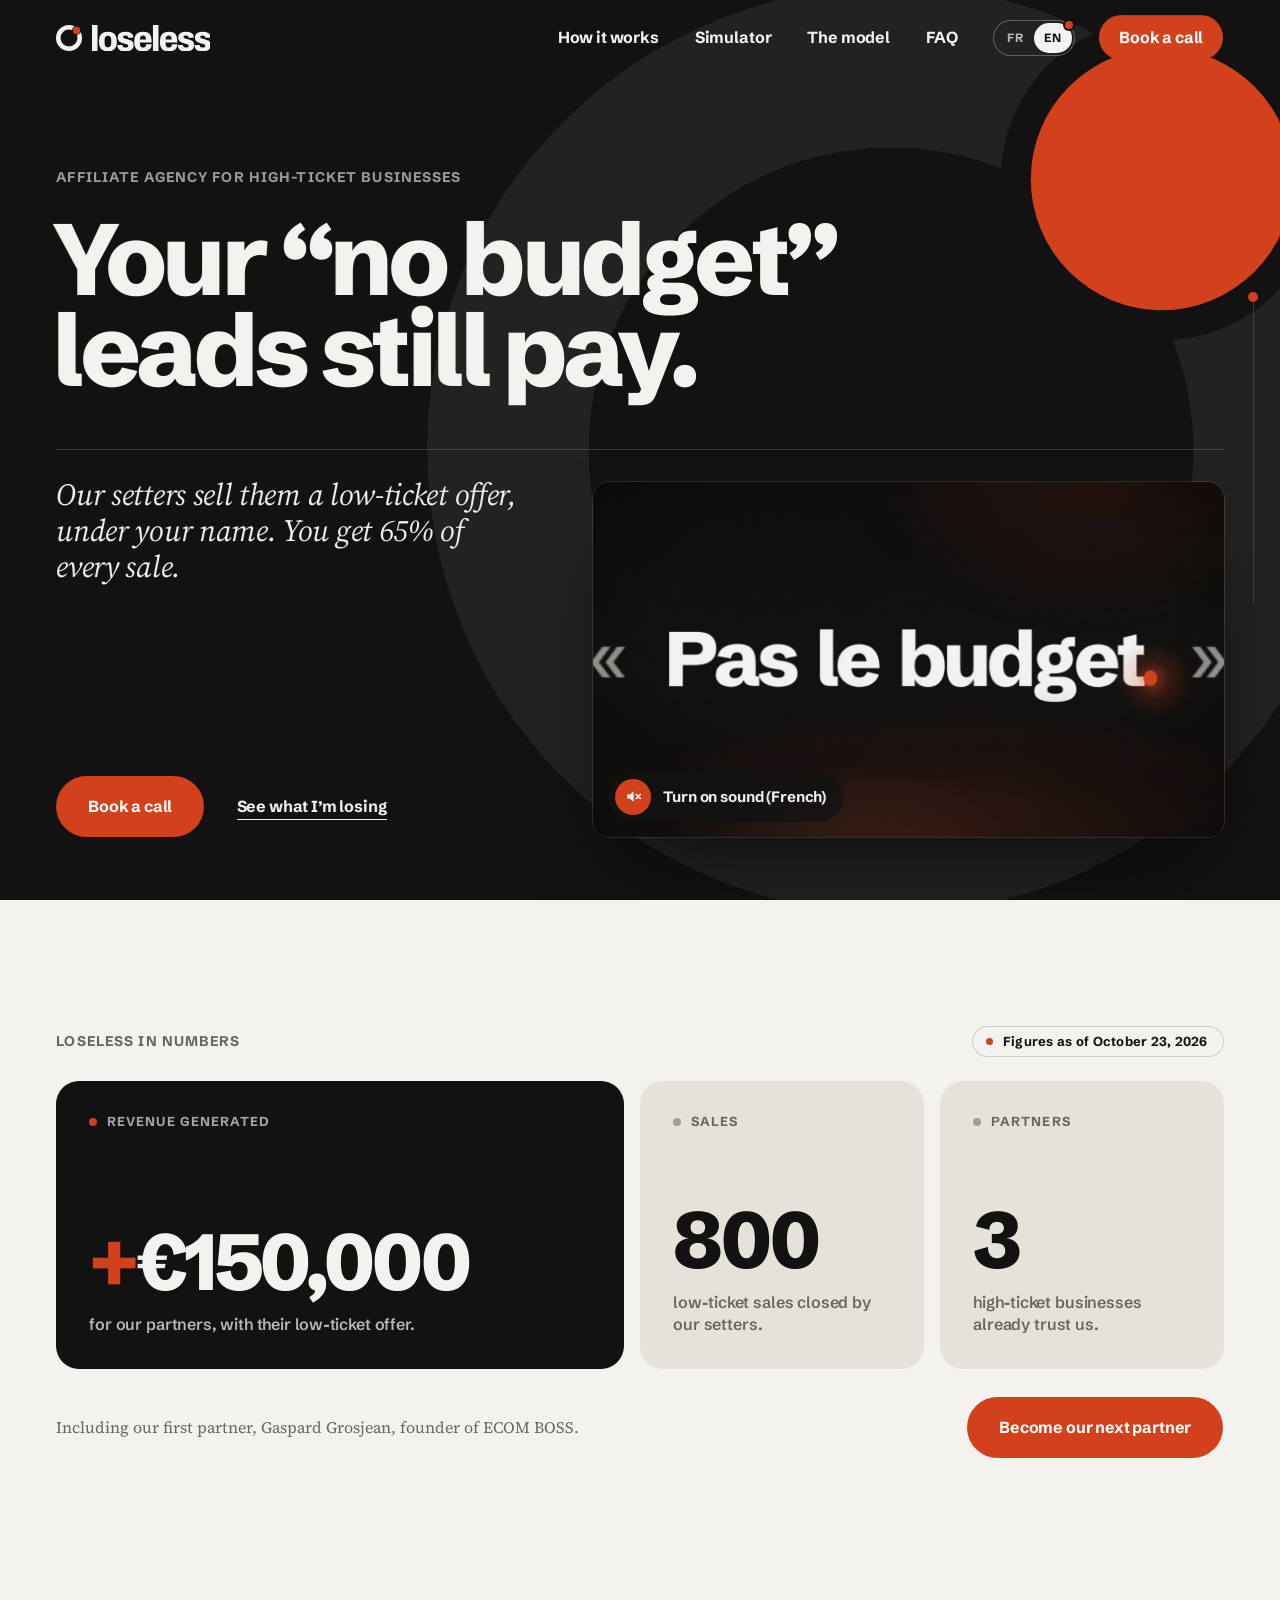
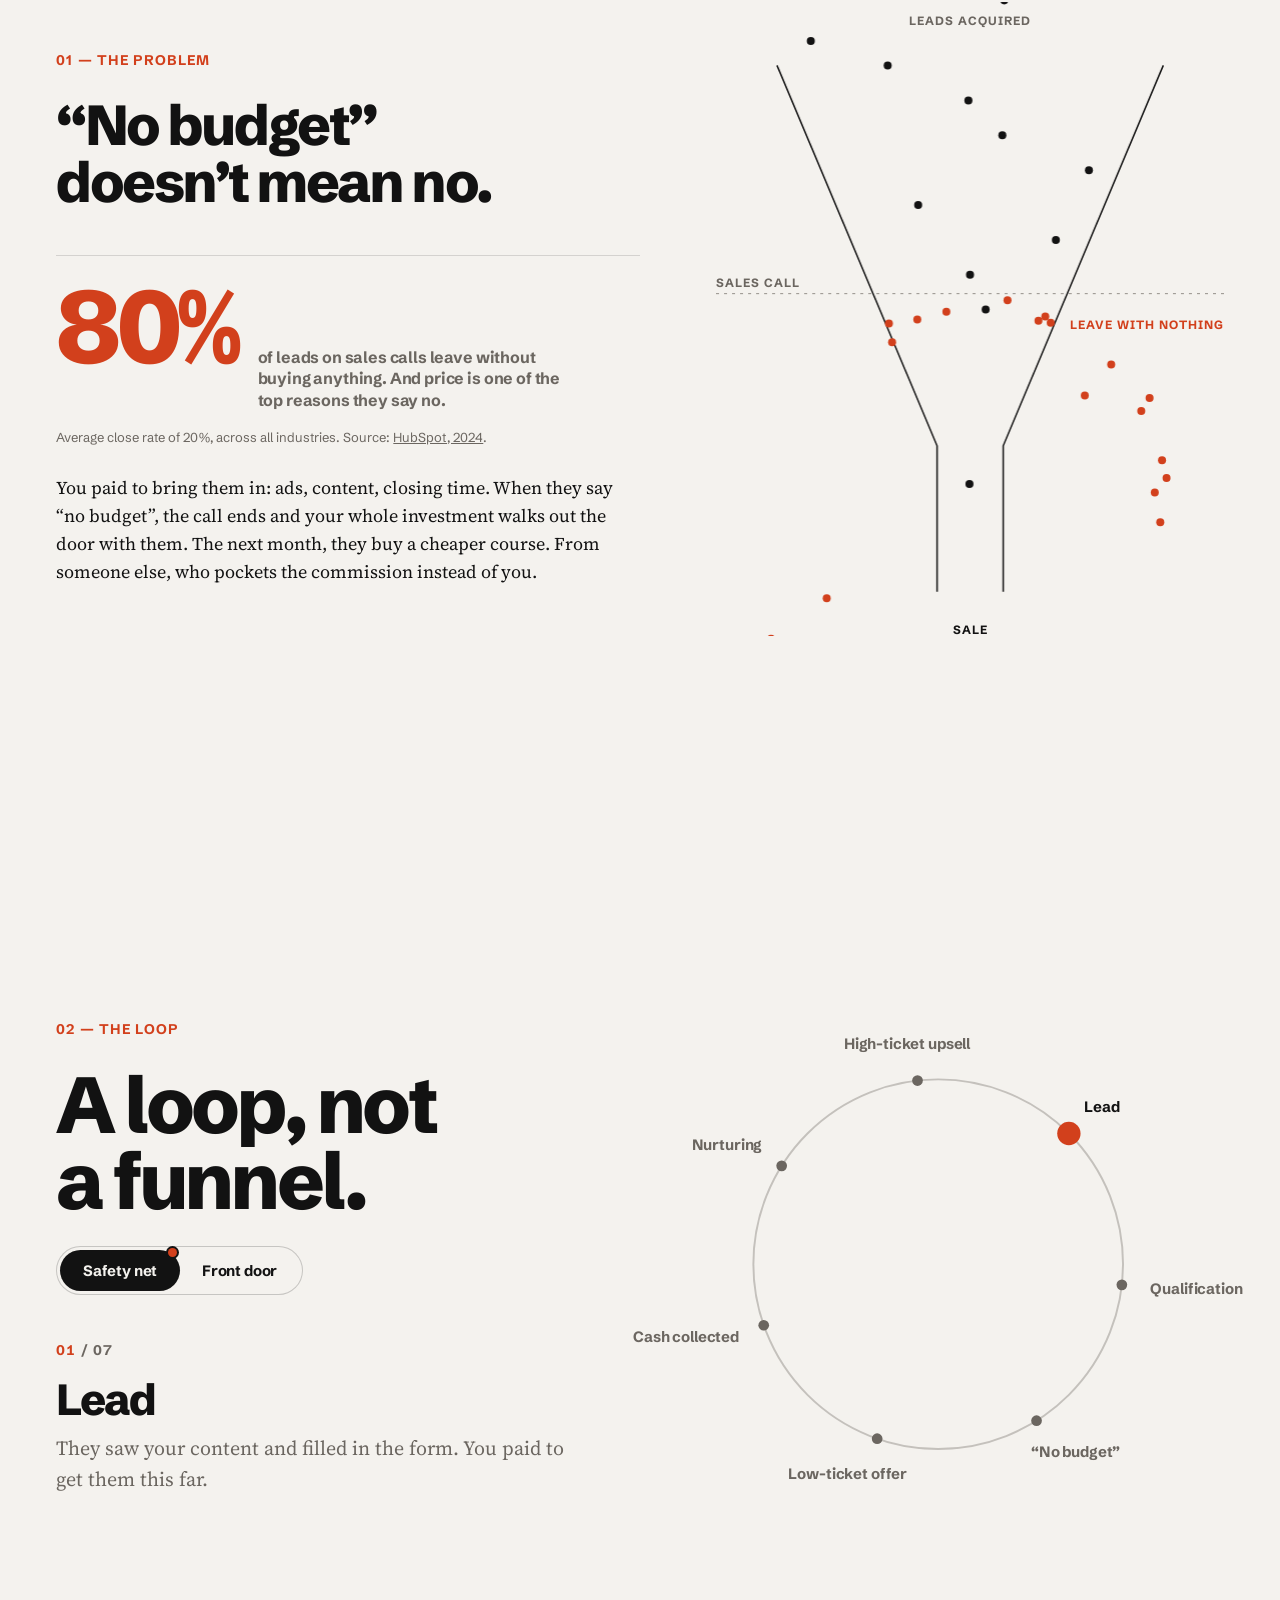
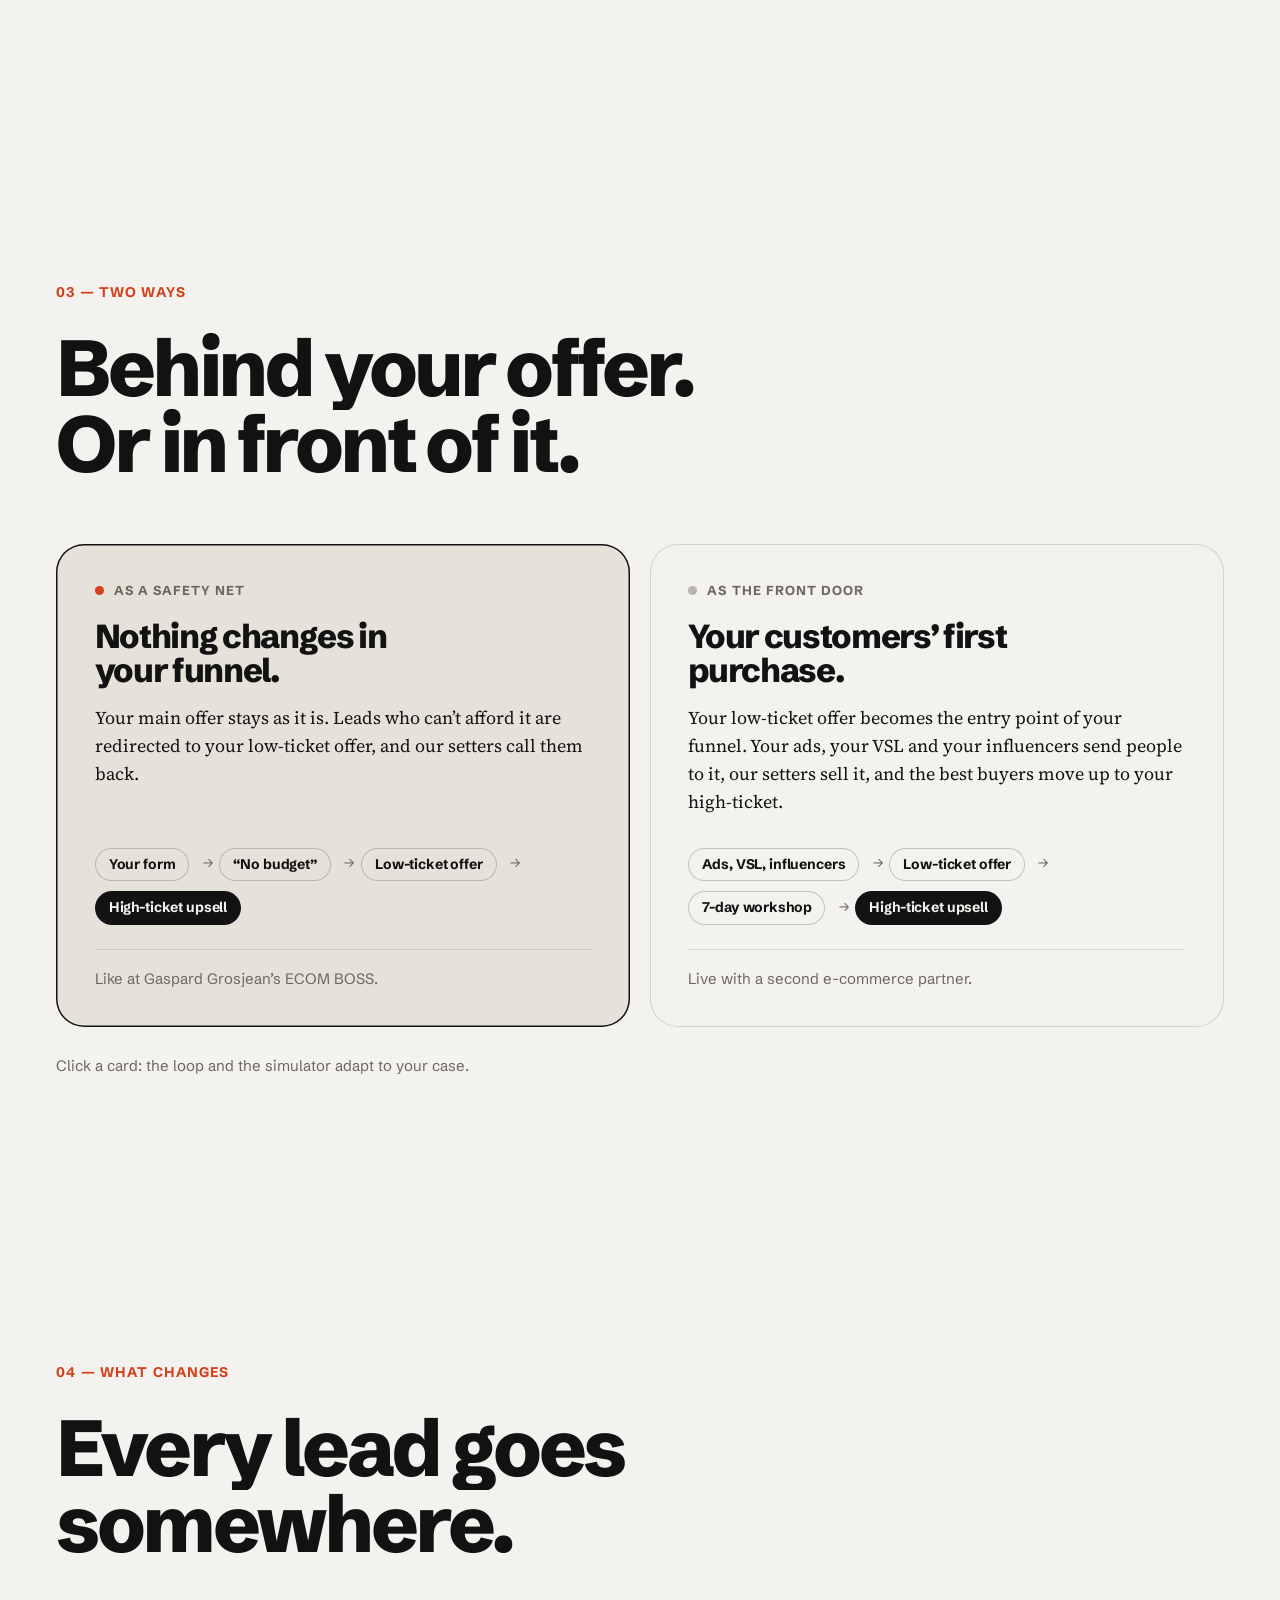
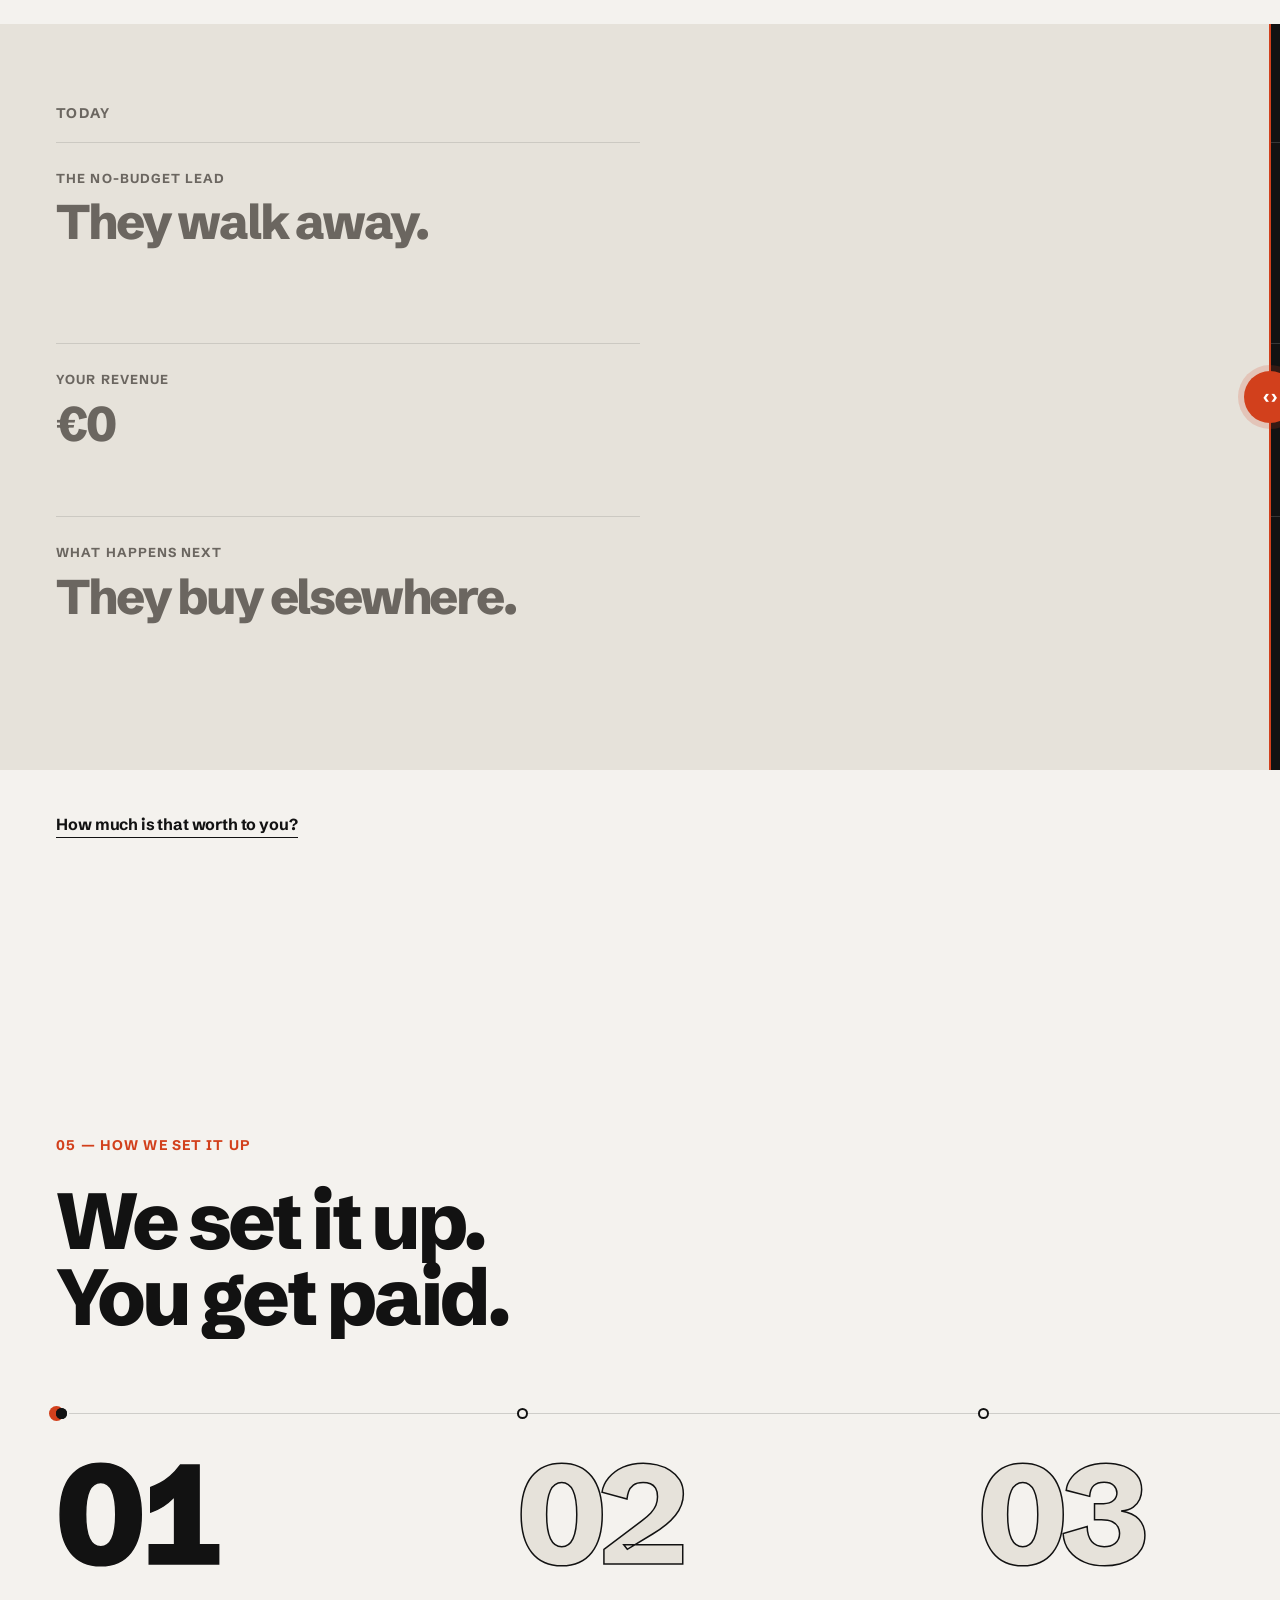
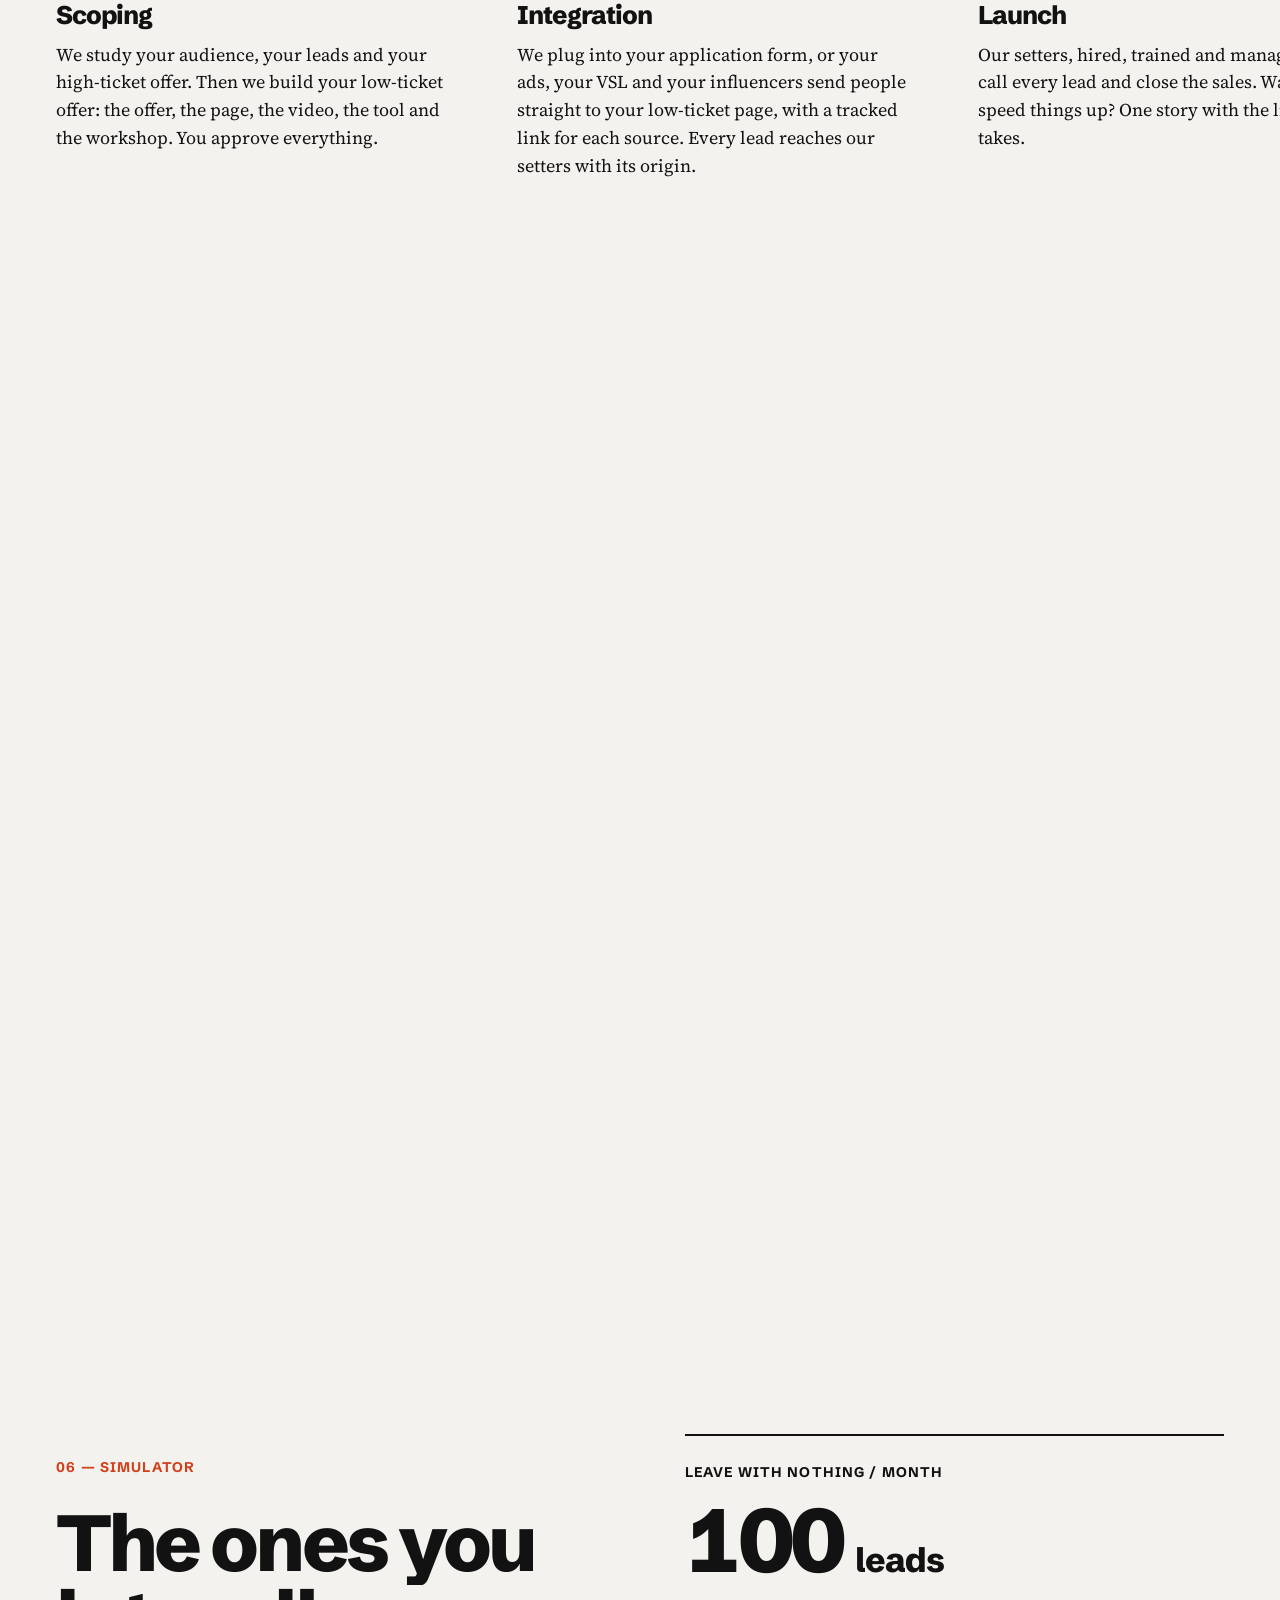
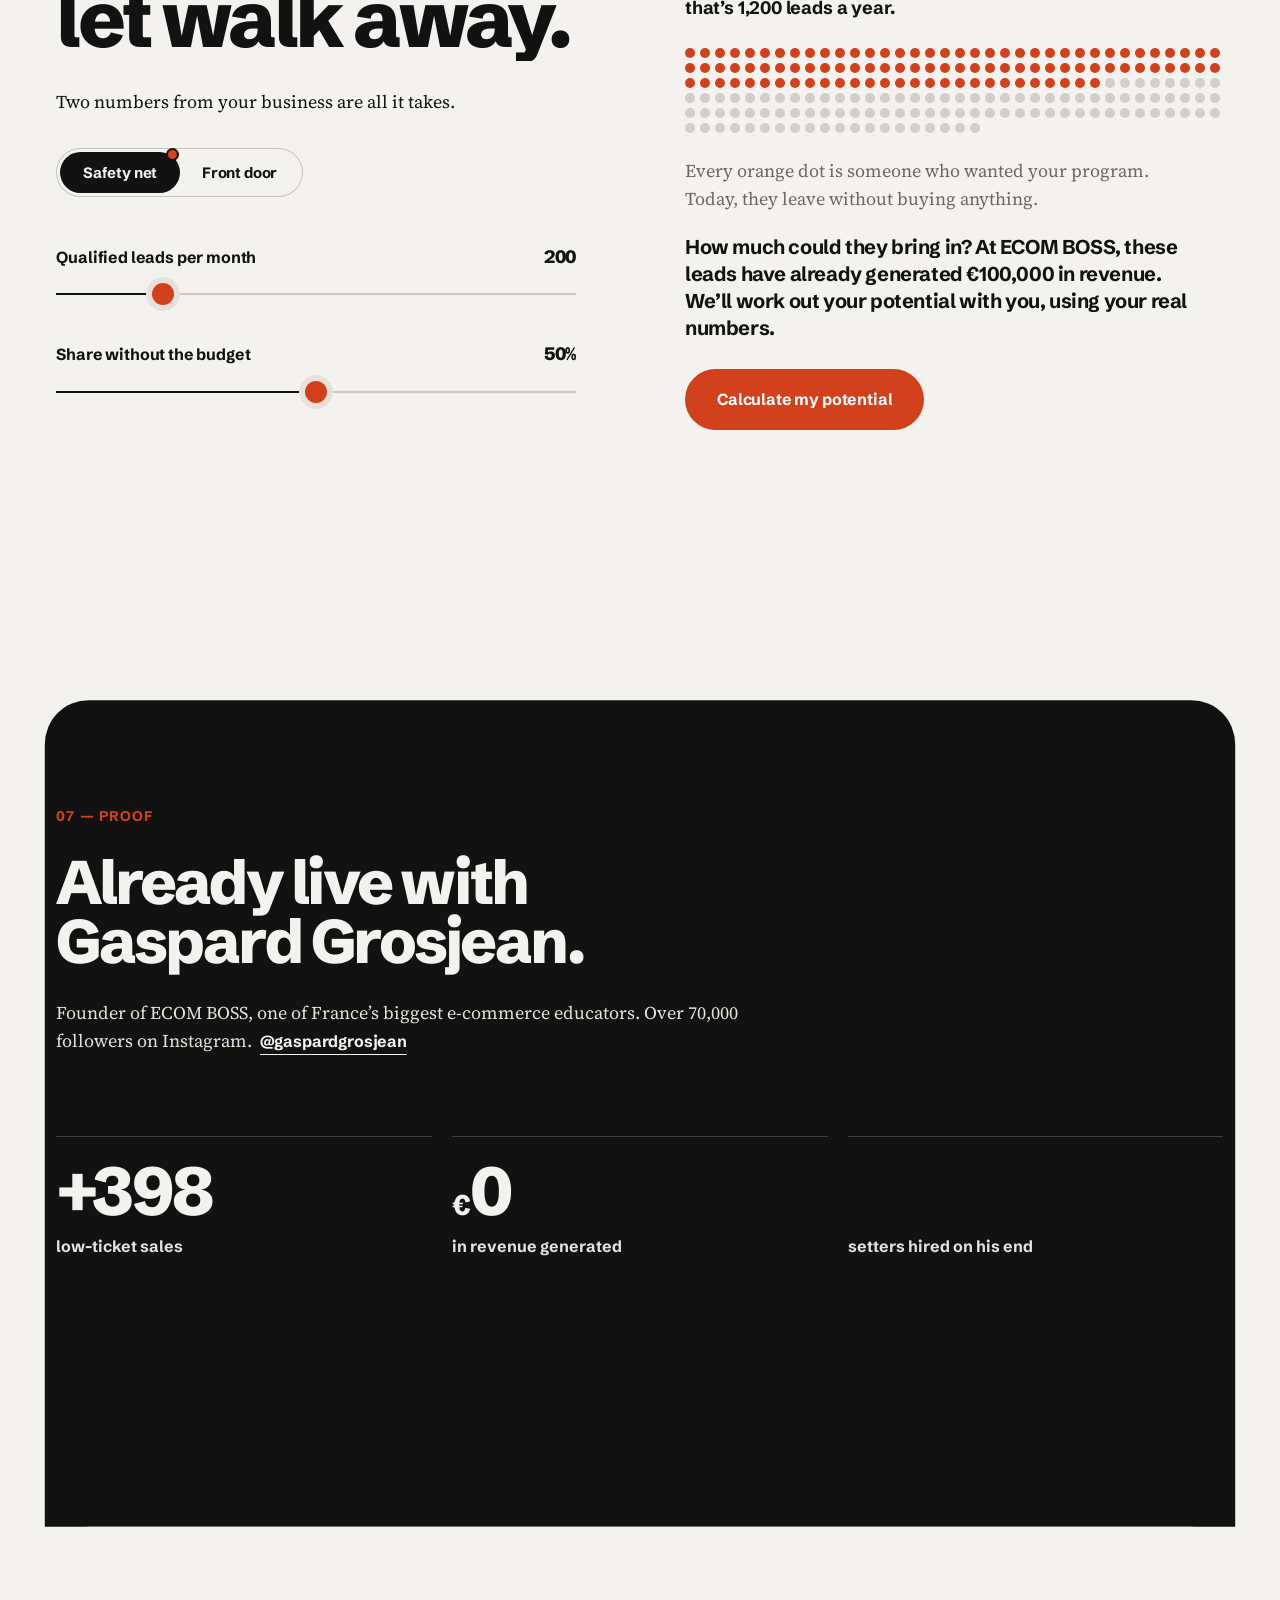
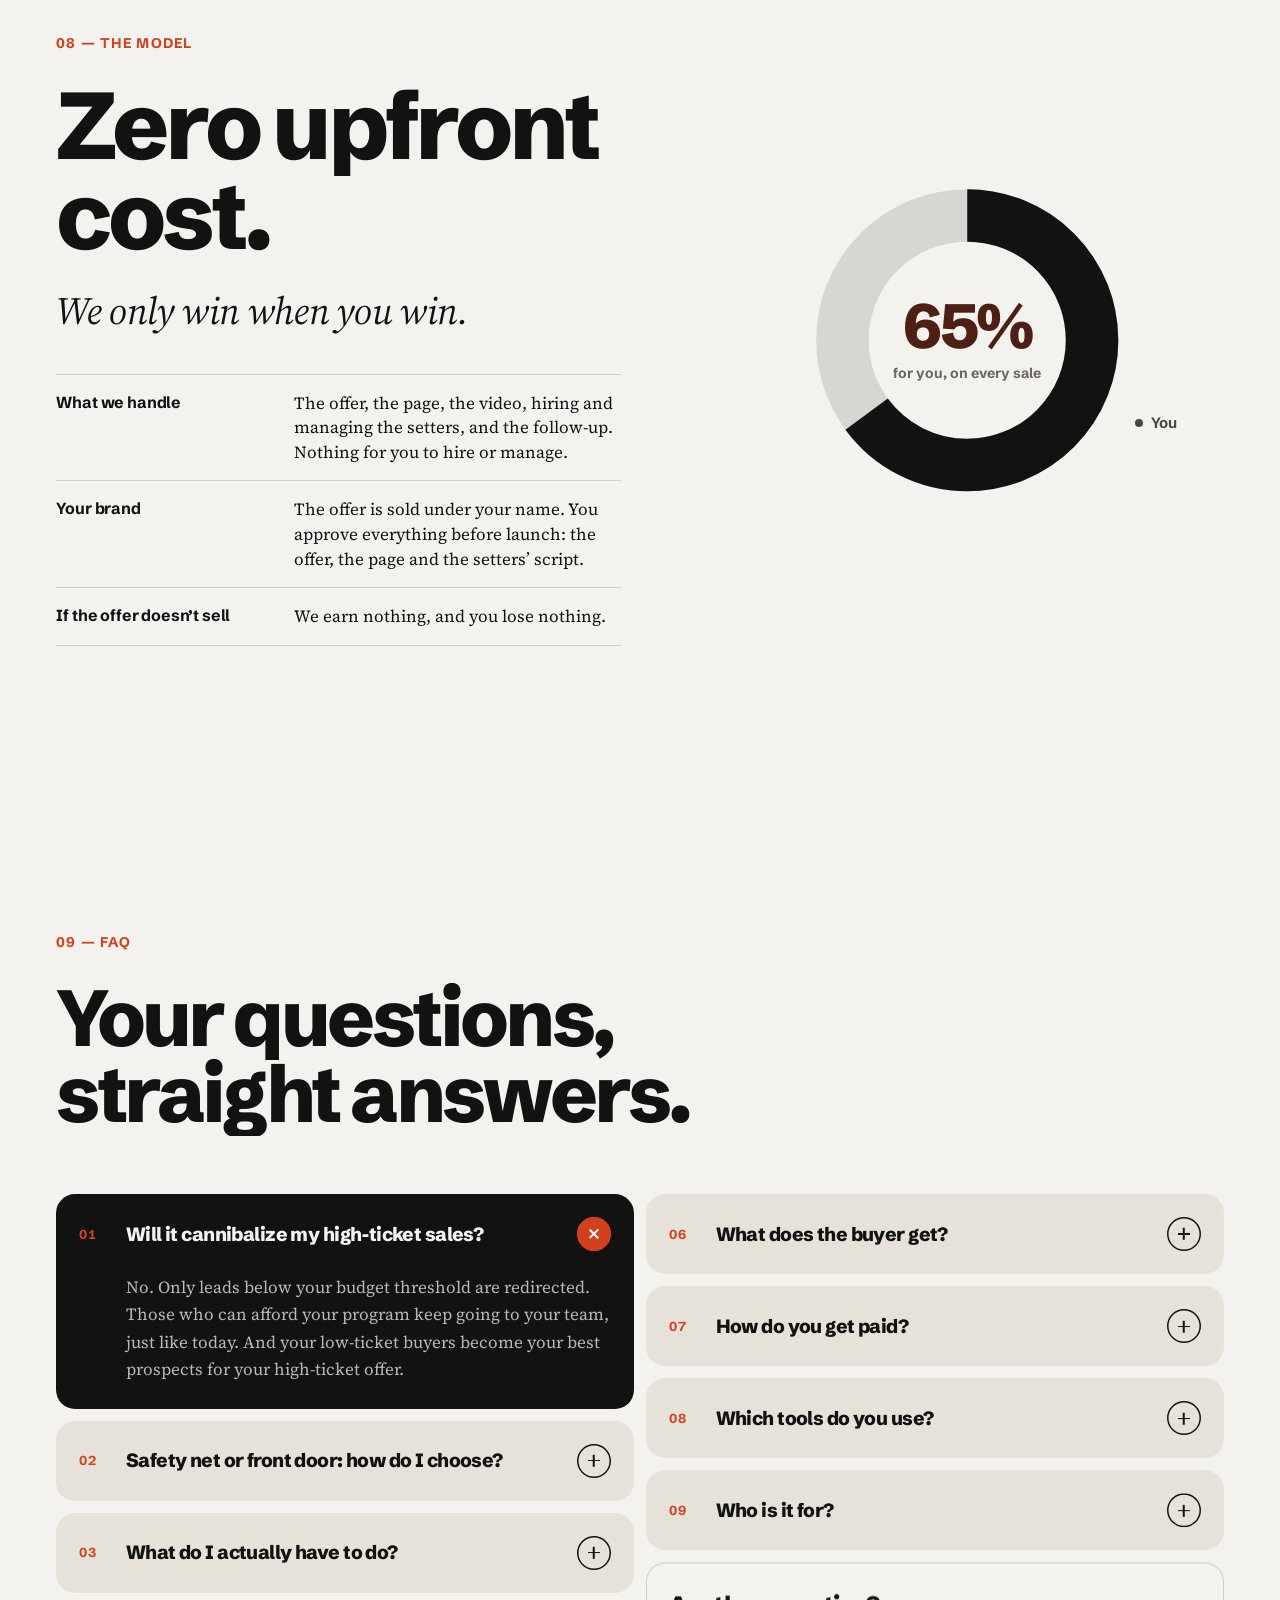
<file: en/index.html>
<!doctype html>
<html lang="en">
<head>
<meta charset="utf-8">
<meta name="viewport" content="width=device-width, initial-scale=1, viewport-fit=cover">
<title>Loseless — Your “no budget” leads still pay.</title>
<meta name="description" content="Loseless sets up a low-ticket offer for leads who can’t afford your program. You earn a commission, and they stay in your ecosystem. Zero upfront cost.">
<meta name="theme-color" content="#121212">
<meta property="og:title" content="Loseless — Your “no budget” leads still pay.">
<meta property="og:description" content="Every lead gets tagged. Every no becomes a commission.">
<link rel="alternate" hreflang="fr" href="../index.html">
<link rel="alternate" hreflang="en" href="index.html">
<link rel="icon" href="../favicon.svg" type="image/svg+xml">
<link rel="preconnect" href="https://fonts.googleapis.com">
<link rel="preconnect" href="https://fonts.gstatic.com" crossorigin>
<link rel="stylesheet" href="https://fonts.googleapis.com/css2?family=Schibsted+Grotesk:wght@400..900&family=Source+Serif+4:ital,opsz,wght@0,8..60,400..600;1,8..60,400&display=swap">
<link rel="stylesheet" href="../styles.css?v=202610231710">
<script>try{if(!matchMedia('(prefers-reduced-motion: reduce)').matches)document.documentElement.classList.add('motion')}catch(e){}</script>
</head>
<body>
<!-- Logotype officiel (assets/logo/loseless-logo-horizontal-encre.svg), couleur héritée -->
<svg width="0" height="0" style="position:absolute" aria-hidden="true" focusable="false">
  <symbol id="lossless-wordmark" viewBox="982.7 0 3309.7 724"><path fill="currentColor" d="M982.7 724L982.7 0L1136.7 0L1136.7 724ZM1424.84 736Q1344.84 736 1289.34 706.5Q1233.84 677 1204.34 615.5Q1174.84 554 1174.84 460Q1174.84 366 1204.34 305Q1233.84 244 1289.34 214.5Q1344.84 185 1424.84 185Q1504.84 185 1560.84 214.5Q1616.84 244 1646.34 305Q1675.84 366 1675.84 460Q1675.84 554 1646.34 615.5Q1616.84 677 1560.84 706.5Q1504.84 736 1424.84 736ZM1424.84 619Q1457.84 619 1478.34 605Q1498.84 591 1508.34 562Q1517.84 533 1517.84 488L1517.84 433Q1517.84 388 1508.34 358.5Q1498.84 329 1478.34 315Q1457.84 301 1424.84 301Q1392.84 301 1371.84 315Q1350.84 329 1341.84 358.5Q1332.84 388 1332.84 433L1332.84 488Q1332.84 533 1341.84 562Q1350.84 591 1371.84 605Q1392.84 619 1424.84 619ZM1913.78 736Q1862.78 736 1821.78 725Q1780.78 714 1751.28 693Q1721.78 672 1705.78 642Q1689.78 612 1689.78 573Q1689.78 569 1690.28 564.5Q1690.78 560 1691.78 555L1835.78 555Q1835.78 559 1835.78 562.5Q1835.78 566 1835.78 569Q1835.78 589 1846.28 602.5Q1856.78 616 1874.78 623Q1892.78 630 1915.78 630Q1932.78 630 1950.28 625.5Q1967.78 621 1979.28 610.5Q1990.78 600 1990.78 582Q1990.78 560 1974.28 548Q1957.78 536 1930.78 528Q1903.78 520 1871.78 512Q1841.78 504 1811.78 493Q1781.78 482 1756.28 464.5Q1730.78 447 1715.28 419.5Q1699.78 392 1699.78 350Q1699.78 305 1717.28 273.5Q1734.78 242 1765.28 222.5Q1795.78 203 1835.28 194Q1874.78 185 1919.78 185Q1962.78 185 1999.78 193.5Q2036.78 202 2066.28 220Q2095.78 238 2112.28 265.5Q2128.78 293 2128.78 330Q2128.78 335 2128.28 341.5Q2127.78 348 2127.78 353L1984.78 353L1984.78 341Q1984.78 324 1975.78 313Q1966.78 302 1951.28 296Q1935.78 290 1915.78 290Q1902.78 290 1891.28 293Q1879.78 296 1869.78 301Q1859.78 306 1854.28 314Q1848.78 322 1848.78 334Q1848.78 350 1860.78 361Q1872.78 372 1895.28 378.5Q1917.78 385 1942.78 393Q1974.78 400 2009.78 409.5Q2044.78 419 2075.28 435Q2105.78 451 2124.28 480Q2142.78 509 2142.78 558Q2142.78 606 2124.78 640.5Q2106.78 675 2075.78 696Q2044.78 717 2003.28 726.5Q1961.78 736 1913.78 736ZM2408.22 736Q2327.22 736 2271.22 707Q2215.22 678 2186.22 617Q2157.22 556 2157.22 460Q2157.22 365 2186.22 304Q2215.22 243 2271.22 214Q2327.22 185 2406.22 185Q2485.22 185 2538.22 212Q2591.22 239 2617.72 298.5Q2644.22 358 2644.22 456L2644.22 490L2315.22 490Q2315.22 535 2324.22 565Q2333.22 595 2353.22 610Q2373.22 625 2408.22 625Q2429.22 625 2444.72 619.5Q2460.22 614 2470.72 602.5Q2481.22 591 2487.22 574.5Q2493.22 558 2492.22 536L2644.22 536Q2643.22 585 2628.22 622.5Q2613.22 660 2583.22 685.5Q2553.22 711 2509.22 723.5Q2465.22 736 2408.22 736ZM2316.22 406L2486.22 406Q2486.22 377 2481.72 356Q2477.22 335 2467.22 321.5Q2457.22 308 2442.22 301.5Q2427.22 295 2407.22 295Q2377.22 295 2357.72 307.5Q2338.22 320 2328.22 344.5Q2318.22 369 2316.22 406ZM2680.08 724L2680.08 0L2834.08 0L2834.08 724ZM3123.22 736Q3042.22 736 2986.22 707Q2930.22 678 2901.22 617Q2872.22 556 2872.22 460Q2872.22 365 2901.22 304Q2930.22 243 2986.22 214Q3042.22 185 3121.22 185Q3200.22 185 3253.22 212Q3306.22 239 3332.72 298.5Q3359.22 358 3359.22 456L3359.22 490L3030.22 490Q3030.22 535 3039.22 565Q3048.22 595 3068.22 610Q3088.22 625 3123.22 625Q3144.22 625 3159.72 619.5Q3175.22 614 3185.72 602.5Q3196.22 591 3202.22 574.5Q3208.22 558 3207.22 536L3359.22 536Q3358.22 585 3343.22 622.5Q3328.22 660 3298.22 685.5Q3268.22 711 3224.22 723.5Q3180.22 736 3123.22 736ZM3031.22 406L3201.22 406Q3201.22 377 3196.72 356Q3192.22 335 3182.22 321.5Q3172.22 308 3157.22 301.5Q3142.22 295 3122.22 295Q3092.22 295 3072.72 307.5Q3053.22 320 3043.22 344.5Q3033.22 369 3031.22 406ZM3598.31 736Q3547.31 736 3506.31 725Q3465.31 714 3435.81 693Q3406.31 672 3390.31 642Q3374.31 612 3374.31 573Q3374.31 569 3374.81 564.5Q3375.31 560 3376.31 555L3520.31 555Q3520.31 559 3520.31 562.5Q3520.31 566 3520.31 569Q3520.31 589 3530.81 602.5Q3541.31 616 3559.31 623Q3577.31 630 3600.31 630Q3617.31 630 3634.81 625.5Q3652.31 621 3663.81 610.5Q3675.31 600 3675.31 582Q3675.31 560 3658.81 548Q3642.31 536 3615.31 528Q3588.31 520 3556.31 512Q3526.31 504 3496.31 493Q3466.31 482 3440.81 464.5Q3415.31 447 3399.81 419.5Q3384.31 392 3384.31 350Q3384.31 305 3401.81 273.5Q3419.31 242 3449.81 222.5Q3480.31 203 3519.81 194Q3559.31 185 3604.31 185Q3647.31 185 3684.31 193.5Q3721.31 202 3750.81 220Q3780.31 238 3796.81 265.5Q3813.31 293 3813.31 330Q3813.31 335 3812.81 341.5Q3812.31 348 3812.31 353L3669.31 353L3669.31 341Q3669.31 324 3660.31 313Q3651.31 302 3635.81 296Q3620.31 290 3600.31 290Q3587.31 290 3575.81 293Q3564.31 296 3554.31 301Q3544.31 306 3538.81 314Q3533.31 322 3533.31 334Q3533.31 350 3545.31 361Q3557.31 372 3579.81 378.5Q3602.31 385 3627.31 393Q3659.31 400 3694.31 409.5Q3729.31 419 3759.81 435Q3790.31 451 3808.81 480Q3827.31 509 3827.31 558Q3827.31 606 3809.31 640.5Q3791.31 675 3760.31 696Q3729.31 717 3687.81 726.5Q3646.31 736 3598.31 736ZM4063.46 736Q4012.46 736 3971.46 725Q3930.46 714 3900.96 693Q3871.46 672 3855.46 642Q3839.46 612 3839.46 573Q3839.46 569 3839.96 564.5Q3840.46 560 3841.46 555L3985.46 555Q3985.46 559 3985.46 562.5Q3985.46 566 3985.46 569Q3985.46 589 3995.96 602.5Q4006.46 616 4024.46 623Q4042.46 630 4065.46 630Q4082.46 630 4099.96 625.5Q4117.46 621 4128.96 610.5Q4140.46 600 4140.46 582Q4140.46 560 4123.96 548Q4107.46 536 4080.46 528Q4053.46 520 4021.46 512Q3991.46 504 3961.46 493Q3931.46 482 3905.96 464.5Q3880.46 447 3864.96 419.5Q3849.46 392 3849.46 350Q3849.46 305 3866.96 273.5Q3884.46 242 3914.96 222.5Q3945.46 203 3984.96 194Q4024.46 185 4069.46 185Q4112.46 185 4149.46 193.5Q4186.46 202 4215.96 220Q4245.46 238 4261.96 265.5Q4278.46 293 4278.46 330Q4278.46 335 4277.96 341.5Q4277.46 348 4277.46 353L4134.46 353L4134.46 341Q4134.46 324 4125.46 313Q4116.46 302 4100.96 296Q4085.46 290 4065.46 290Q4052.46 290 4040.96 293Q4029.46 296 4019.46 301Q4009.46 306 4003.96 314Q3998.46 322 3998.46 334Q3998.46 350 4010.46 361Q4022.46 372 4044.96 378.5Q4067.46 385 4092.46 393Q4124.46 400 4159.46 409.5Q4194.46 419 4224.96 435Q4255.46 451 4273.96 480Q4292.46 509 4292.46 558Q4292.46 606 4274.46 640.5Q4256.46 675 4225.46 696Q4194.46 717 4152.96 726.5Q4111.46 736 4063.46 736Z"/></symbol>
</svg>


<a class="skip" href="#contenu">Skip to content</a>

<!-- Intro : l'anneau se dessine, le point se pose, le logo rejoint le header -->
<div class="loader" aria-hidden="true">
  <svg class="loader__mark" viewBox="4 4 92 92">
    <defs>
      <mask id="gap-loader" maskUnits="userSpaceOnUse" x="-10" y="-10" width="120" height="120">
        <rect x="-10" y="-10" width="120" height="120" fill="#fff"/>
        <circle class="loader__gap" cx="76.87" cy="23.13" r="16" fill="#000"/>
      </mask>
    </defs>
    <g mask="url(#gap-loader)">
      <circle class="loader__ring" cx="50" cy="50" r="38" fill="none" stroke="currentColor" stroke-width="16" pathLength="100" transform="rotate(-45 50 50)"/>
    </g>
    <circle class="loader__dot" cx="76.87" cy="23.13" r="13" fill="#D2401C"/>
  </svg>
</div>

<!-- Curseur (desktop) + progression -->
<div class="cursor" aria-hidden="true"><span class="cursor__ring"></span><span class="cursor__dot"></span></div>
<div class="progress" aria-hidden="true"><span class="progress__bar"></span><span class="progress__dot"></span></div>

<header class="site-header">
  <div class="site-header__inner">
    <a class="logo" href="#top" aria-label="Loseless, back to top">
      <svg class="mark" viewBox="4 4 92 92" aria-hidden="true">
        <defs>
          <mask id="gap-header" maskUnits="userSpaceOnUse" x="-10" y="-10" width="120" height="120">
            <rect x="-10" y="-10" width="120" height="120" fill="#fff"/>
            <circle cx="76.87" cy="23.13" r="16" fill="#000"/>
          </mask>
        </defs>
        <circle cx="50" cy="50" r="38" fill="none" stroke="currentColor" stroke-width="16" mask="url(#gap-header)"/>
        <circle cx="76.87" cy="23.13" r="13" fill="#D2401C"/>
      </svg>
      <svg class="logo__word" viewBox="0 0 3309.7 724" aria-hidden="true" focusable="false"><use href="#lossless-wordmark"/></svg>
    </a>
    <nav class="nav" aria-label="Main navigation">
      <a class="link" href="#boucle">How it works</a>
      <a class="link" href="#simulateur">Simulator</a>
      <a class="link" href="#modele">The model</a>
      <a class="link" href="#faq">FAQ</a>
    </nav>
    <nav class="lang" aria-label="Language">
      <span class="lang__thumb" aria-hidden="true"></span>
      <a class="lang__opt" href="../index.html" hreflang="fr" lang="fr"><span class="sr-only">Français</span><span aria-hidden="true">FR</span></a>
      <a class="lang__opt" href="index.html" hreflang="en" lang="en" aria-current="page"><span class="sr-only">English</span><span aria-hidden="true">EN</span></a>
    </nav>
    <a class="btn btn--primary btn--sm" href="reserver.html" data-book data-magnetic><span class="btn__label"><span class="lbl-long">Book a call</span><span class="lbl-short">Book</span></span></a>
  </div>
</header>

<main id="contenu">

  <!-- HERO -->
  <section class="hero" id="top">
    <!-- Retrait en cercle : disque (.hero__clip) rétréci par transform, scène (.hero__stage) qui annule l'échelle -->
    <div class="hero__clip"><div class="hero__stage">

    <div class="hero__ring" aria-hidden="true">
      <svg viewBox="0 0 100 100">
        <defs>
          <mask id="gap-hero" maskUnits="userSpaceOnUse" x="-10" y="-10" width="120" height="120">
            <rect x="-10" y="-10" width="120" height="120" fill="#fff"/>
            <circle cx="76.87" cy="23.13" r="16" fill="#000"/>
          </mask>
        </defs>
        <g mask="url(#gap-hero)">
          <circle class="hero__stroke" cx="50" cy="50" r="38" fill="none" stroke="currentColor" stroke-width="16" pathLength="100" transform="rotate(-45 50 50)"/>
        </g>
      </svg>
      <!-- point sur son propre calque : il rétrécit au scroll sans redessiner l'anneau -->
      <div class="hero__dot-wrap"><svg viewBox="0 0 100 100"><g class="hero__dot-in"><circle class="hero__dot" cx="76.87" cy="23.13" r="13" fill="#D2401C"/></g></svg></div>
    </div>

    <div class="wrap hero__inner">
      <p class="hero__tag">Affiliate agency for high-ticket businesses</p>
      <h1 class="hero__title">Your <span class="nobr">“no budget”</span><br class="br-desk"> leads still pay.</h1>
      <div class="hero__bottom">
        <div class="hero__copy">
          <p class="hero__promise promise">Our setters sell them a <span class="nobr">low-ticket</span> offer, under your name. You get 65% of every sale.</p>
          <div class="hero__ctas">
            <a class="btn btn--primary" href="reserver.html" data-book data-magnetic><span class="btn__label" data-text="Book a call">Book a call</span></a>
            <a class="link link--strong" href="#simulateur">See what I’m losing</a>
          </div>
        </div>
        <!-- Film: muted loop in the hero; “Turn on sound” restarts it from the beginning, with sound -->
        <div class="hero__film">
          <video class="hero__film-video" data-src="../assets/video/film.mp4?v=202610081900" poster="../assets/video/film-apercu.jpg?v=202610081900" muted loop playsinline preload="none" aria-label="Loseless film (55 seconds, in French)"></video>
          <span class="hero__film-bar" aria-hidden="true"></span>
          <button class="hero__film-cta" type="button" data-film-sound aria-pressed="false">
            <span class="hero__film-play" aria-hidden="true"><svg viewBox="0 0 24 24"><path d="M4 9.5h3.5L12 5.5v13l-4.5-4H4z" fill="currentColor"/><path class="i-off" d="M15.5 9.5l5 5m0-5l-5 5" stroke="currentColor" stroke-width="2" stroke-linecap="round"/><path class="i-on" d="M15.5 9a4.2 4.2 0 0 1 0 6M18 6.5a7.8 7.8 0 0 1 0 11" fill="none" stroke="currentColor" stroke-width="2" stroke-linecap="round"/></svg></span>
            <span class="hero__film-label" data-on="Mute" data-off="Turn on sound (French)">Turn on sound (French)</span>
          </button>
        </div>
      </div>
    </div>
    </div></div>
  </section>

  <!-- CHIFFRES — bandeau de preuve juste après le hero -->
  <section class="figures" aria-labelledby="t-figures" data-reveal-start="top 30%">
    <div class="wrap">
      <div class="figures__top" data-fade>
        <h2 class="figures__title" id="t-figures">Loseless in numbers</h2>
        <p class="figures__date"><span class="figures__dot" aria-hidden="true"></span>Figures as of October 23, 2026</p>
      </div>
      <ul class="figures__list" data-stagger>
        <li class="figure figure--lead">
          <span class="figure__kicker">Revenue generated</span>
          <span class="figure__num"><span class="figure__plus">+</span><span data-count="150000" data-prefix="€">€150,000</span></span>
          <span class="figure__label">for our partners, with their low&#8209;ticket offer.</span>
          <span class="figure__note" data-ca-note hidden></span>
        </li>
        <li class="figure">
          <span class="figure__kicker">Sales</span>
          <span class="figure__num"><span data-count="800">800</span></span>
          <span class="figure__label">low&#8209;ticket sales closed by our setters.</span>
        </li>
        <li class="figure">
          <span class="figure__kicker">Partners</span>
          <span class="figure__num"><span data-count="3">3</span></span>
          <span class="figure__label">high&#8209;ticket businesses already trust us.</span>
        </li>
      </ul>
      <div class="figures__foot" data-fade>
        <p class="figures__context">Including our first partner, Gaspard Grosjean, founder of ECOM&nbsp;BOSS.</p>
        <a class="btn btn--primary" href="reserver.html" data-book data-magnetic><span class="btn__label" data-text="Become our next partner">Become our next partner</span></a>
      </div>
    </div>
  </section>

  <!-- 01 — LE PROBLÈME -->
  <section class="section problem" id="probleme" aria-labelledby="t-probleme">
    <div class="wrap problem__grid">
      <div class="problem__copy">
        <p class="eyebrow" data-fade>01 — The problem</p>
        <h2 id="t-probleme" class="h2 problem__title" data-split><span class="nobr">“No budget”</span> doesn’t mean&nbsp;no.</h2>
        <!-- Valeur X : constante PROBLEME_STATS en haut de main.js -->
        <p class="stat" data-fade>
          <span class="stat__num" data-count="" data-suffix="%">80%</span>
          <span class="stat__label">of leads on sales calls leave without buying anything. And price is one of the top reasons they say no.</span>
        </p>
        <p class="stat__source" data-fade>Average close rate of 20%, across all industries. Source: <a href="https://blog.hubspot.com/sales/new-sales-close-rate-industry-benchmarks-how-does-your-close-rate-compare" target="_blank" rel="noopener">HubSpot, 2024<span class="sr-only"> (opens in a new tab)</span></a>.</p>
        <p class="body" data-fade>You paid to bring them in: ads, content, closing time. When they say “no budget”, the call ends and your whole investment walks out the door with them. The next month, they buy a cheaper course. From someone else, who pockets the commission instead of you.</p>
      </div>

      <figure class="funnel" data-fade>
        <canvas class="funnel__canvas"></canvas>
        <div class="funnel__labels" aria-hidden="true">
          <span class="funnel__l funnel__l--top">Leads acquired</span>
          <span class="funnel__l funnel__l--call">Sales call</span>
          <span class="funnel__l funnel__l--lost">Leave<br class="br-mob"> with nothing</span>
          <span class="funnel__l funnel__l--sale">Sale</span>
        </div>
        <figcaption class="sr-only">Illustration: leads enter a sales funnel. Right after the sales call, about eight in ten drop out the sides without buying anything; only a few make it to the sale.</figcaption>
      </figure>
    </div>
  </section>

  <!-- 02 — LA BOUCLE (épinglée) -->
  <section class="loop" id="boucle" aria-labelledby="t-boucle">
    <div class="wrap loop__pin">
      <div class="loop__head">
        <p class="eyebrow" data-fade>02 — The loop</p>
        <h2 id="t-boucle" class="h2" data-split>A loop, not a funnel.</h2>
        <div class="mode loop__mode" role="group" aria-label="How to plug in Loseless"><button class="mode__opt" type="button" data-mode-set="rattrapage" aria-pressed="true">Safety net</button><button class="mode__opt" type="button" data-mode-set="entree" aria-pressed="false">Front door</button></div>
      </div>

      <div class="loop__panel">
        <p class="loop__count" aria-hidden="true"><span class="loop__count-cur">01</span>&thinsp;/&thinsp;07</p>
        <div class="loop__rail" aria-hidden="true"><span class="loop__rail-fill"></span><span class="loop__rail-dot"></span></div>
        <ol class="loop__steps">
          <li class="loop__step" data-alt-h="Content and ads" data-alt-p="Your ads, your VSL and your influencers get attention, each with its own tracked link."><h3>Lead</h3><p>They saw your content and filled in the form. You paid to get them this far.</p></li>
          <li class="loop__step" data-alt-h="Lead" data-alt-p="They fill in the form on your low-ticket page."><h3>Qualification</h3><p>Form or call: they tell you whether they have the budget for your program.</p></li>
          <li class="loop__step" data-alt-h="Setter call" data-alt-p="One of our setters calls them quickly."><h3>“No budget”</h3><p>Today, this is where they disappear. With loseless, they’re redirected to your low-ticket offer.</p></li>
          <li class="loop__step" data-alt-h="Cash collected" data-alt-p="They buy your low-ticket offer. The money goes straight to you."><h3>Low-ticket offer</h3><p>A dedicated page and video present an offer they can afford. Our setters call them and close the sale.</p></li>
          <li class="loop__step" data-alt-h="7-day workshop" data-alt-p="They build their tool day by day, with an AI coach."><h3>Cash collected</h3><p>They buy. You keep at least 65% of every sale, without lifting a finger.</p></li>
          <li class="loop__step" data-alt-h="Nurturing" data-alt-p="We stay in touch and spot those who are ready to go further."><h3>Nurturing</h3><p>They stay in your ecosystem. They make progress, and you stay connected.</p></li>
          <li class="loop__step" data-alt-h="High-ticket upsell" data-alt-p="Buyers who are ready move up to your coaching program."><h3>High-ticket upsell</h3><p>When they’re ready, they come back to your program. This time, with the budget.</p></li>
        </ol>
      </div>

      <div class="loop__visual" aria-hidden="true">
        <div class="loop__stage">
          <svg class="loop__ring" viewBox="0 0 100 100">
            <!-- encoche autour du point : disque couleur du fond (pas de masque SVG, trop coûteux à redessiner à chaque image) -->
            <g>
              <circle class="loop__track" cx="50" cy="50" r="38" fill="none" stroke="currentColor" stroke-width=".4" opacity="0"/>
              <g class="loop__ticks">
                <circle cx="76.87" cy="23.13" r="1.1"/>
                <circle cx="87.76" cy="54.25" r="1.1"/>
                <circle cx="70.22" cy="82.18" r="1.1"/>
                <circle cx="37.45" cy="85.87" r="1.1"/>
                <circle cx="14.13" cy="62.55" r="1.1"/>
                <circle cx="17.82" cy="29.78" r="1.1"/>
                <circle cx="45.75" cy="12.24" r="1.1"/>
              </g>
              <circle class="loop__arc" cx="50" cy="50" r="38" fill="none" stroke="currentColor" stroke-width="16" pathLength="100" stroke-dasharray="100 100" stroke-dashoffset="0" transform="rotate(-45 50 50)"/>
            </g>
            <circle class="loop__gap" cx="76.87" cy="23.13" r="16"/>
            <circle class="loop__dot" cx="76.87" cy="23.13" r="13" fill="#D2401C"/>
          </svg>
          <ul class="loop__labels">
            <li style="--c:.7071;--s:-.7071" data-alt="Content and ads">Lead</li>
            <li style="--c:.9937;--s:.1120" data-alt="Lead">Qualification</li>
            <li style="--c:.5320;--s:.8467" data-alt="Setter call">“No budget”</li>
            <li style="--c:-.3303;--s:.9439" data-alt="Cash collected">Low-ticket offer</li>
            <li style="--c:-.9439;--s:.3303" data-alt="7-day workshop">Cash collected</li>
            <li style="--c:-.8467;--s:-.5320" data-alt="Nurturing">Nurturing</li>
            <li style="--c:-.1120;--s:-.9937" data-alt="High-ticket upsell">High-ticket upsell</li>
          </ul>
        </div>
      </div>

      <p class="loop__final">Nothing leaks out of the loop.</p>
    </div>
  </section>

  <!-- 03 — DEUX FAÇONS : un clic sur une carte passe toute la page dans ce mode -->
  <section class="section ways" id="deux-facons" aria-labelledby="t-ways">
    <div class="wrap">
      <p class="eyebrow" data-fade>03 — Two ways</p>
      <h2 id="t-ways" class="h2" data-split>Behind your offer. Or in front of it.</h2>
      <div class="ways__grid" data-stagger>
        <article class="way" data-way="rattrapage">
          <p class="way__label"><span class="way__dot" aria-hidden="true"></span>As a safety net</p>
          <h3 class="way__title">Nothing changes in your funnel.</h3>
          <p class="way__text">Your main offer stays as it is. Leads who can’t afford it are redirected to your low-ticket offer, and our setters call them back.</p>
          <ol class="way__path">
            <li>Your form</li>
            <li>“No budget”</li>
            <li>Low-ticket offer</li>
            <li>High-ticket upsell</li>
          </ol>
          <p class="way__ref">Like at Gaspard Grosjean’s ECOM&nbsp;BOSS.</p>
          <button class="way__hit" type="button" data-mode-set="rattrapage" aria-pressed="true"><span class="sr-only">Show the page in safety-net mode</span></button>
        </article>
        <article class="way" data-way="entree">
          <p class="way__label"><span class="way__dot" aria-hidden="true"></span>As the front door</p>
          <h3 class="way__title">Your customers’ first purchase.</h3>
          <p class="way__text">Your low-ticket offer becomes the entry point of your funnel. Your ads, your VSL and your influencers send people to it, our setters sell it, and the best buyers move up to your high-ticket.</p>
          <ol class="way__path">
            <li>Ads, VSL, influencers</li>
            <li>Low-ticket offer</li>
            <li>7-day workshop</li>
            <li>High-ticket upsell</li>
          </ol>
          <p class="way__ref">Live with a second e-commerce partner.</p>
          <button class="way__hit" type="button" data-mode-set="entree" aria-pressed="false"><span class="sr-only">Show the page in front-door mode</span></button>
        </article>
      </div>
      <p class="ways__hint" data-fade>Click a card: the loop and the simulator adapt to your case.</p>
    </div>
  </section>

  <!-- 04 — CE QUE ÇA CHANGE (rideau avant / après) -->
  <section class="change" aria-labelledby="t-benefits">
    <div class="wrap change__head">
      <p class="eyebrow" data-fade>04 — What changes</p>
      <h2 id="t-benefits" class="h2" data-split>Every lead goes somewhere.</h2>
    </div>

    <!-- Les deux calques ont la même grille pour que les lignes restent alignées ;
         chaque calque n'affiche que sa colonne (l'autre est invisible). -->
    <div class="curtain">
      <div class="curtain__layer curtain__layer--before">
        <div class="wrap curtain__grid">
          <p class="curtain__h curtain__cell--before">Today</p>
          <p class="curtain__h curtain__cell--after" aria-hidden="true">With loseless</p>
          <div class="curtain__cell curtain__cell--before">
            <p class="curtain__label">The no-budget lead</p>
            <p class="curtain__big">They walk away.</p>
            <p class="curtain__text">&nbsp;</p>
          </div>
          <div class="curtain__cell curtain__cell--after" aria-hidden="true">
            <p class="curtain__label">The no-budget lead</p>
            <p class="curtain__big">They buy.</p>
            <p class="curtain__text">An offer within their budget, built for your audience and pitched by our setters.</p>
          </div>
          <div class="curtain__cell curtain__cell--before">
            <p class="curtain__label">Your revenue</p>
            <p class="curtain__big">€0</p>
            <p class="curtain__text">&nbsp;</p>
          </div>
          <div class="curtain__cell curtain__cell--after" aria-hidden="true">
            <p class="curtain__label">Your revenue</p>
            <p class="curtain__big">65%</p>
            <p class="curtain__text">minimum on every sale. Nothing for you to manage.</p>
          </div>
          <div class="curtain__cell curtain__cell--before">
            <p class="curtain__label">What happens next</p>
            <p class="curtain__big">They buy elsewhere.</p>
            <p class="curtain__text">&nbsp;</p>
          </div>
          <div class="curtain__cell curtain__cell--after" aria-hidden="true">
            <p class="curtain__label">What happens next</p>
            <p class="curtain__big">They come back to&nbsp;you.</p>
            <p class="curtain__text">When they’re ready, for your high&#8209;ticket program.</p>
          </div>
        </div>
      </div>
      <div class="curtain__layer curtain__layer--after">
        <div class="wrap curtain__grid">
          <p class="curtain__h curtain__cell--before" aria-hidden="true">Today</p>
          <p class="curtain__h curtain__cell--after">With loseless</p>
          <div class="curtain__cell curtain__cell--before" aria-hidden="true">
            <p class="curtain__label">The no-budget lead</p>
            <p class="curtain__big">They walk away.</p>
            <p class="curtain__text">&nbsp;</p>
          </div>
          <div class="curtain__cell curtain__cell--after">
            <p class="curtain__label">The no-budget lead</p>
            <p class="curtain__big">They buy.</p>
            <p class="curtain__text">An offer within their budget, built for your audience and pitched by our setters.</p>
          </div>
          <div class="curtain__cell curtain__cell--before" aria-hidden="true">
            <p class="curtain__label">Your revenue</p>
            <p class="curtain__big">€0</p>
            <p class="curtain__text">&nbsp;</p>
          </div>
          <div class="curtain__cell curtain__cell--after">
            <p class="curtain__label">Your revenue</p>
            <p class="curtain__big">65%</p>
            <p class="curtain__text">minimum on every sale. Nothing for you to manage.</p>
          </div>
          <div class="curtain__cell curtain__cell--before" aria-hidden="true">
            <p class="curtain__label">What happens next</p>
            <p class="curtain__big">They buy elsewhere.</p>
            <p class="curtain__text">&nbsp;</p>
          </div>
          <div class="curtain__cell curtain__cell--after">
            <p class="curtain__label">What happens next</p>
            <p class="curtain__big">They come back to&nbsp;you.</p>
            <p class="curtain__text">When they’re ready, for your high&#8209;ticket program.</p>
          </div>
        </div>
      </div>
      <div class="curtain__divider">
        <button class="curtain__handle" type="button" role="slider" aria-label="Compare today with loseless" aria-orientation="horizontal" aria-valuemin="20" aria-valuemax="55" aria-valuenow="50" aria-valuetext="Half and half"><span aria-hidden="true">‹&thinsp;›</span></button>
      </div>
    </div>

    <p class="wrap change__more"><a class="link link--strong" href="#simulateur">How much is that worth to you?</a></p>
  </section>

  <!-- 05 — COMMENT ON L'INSTALLE (scroll horizontal) -->
  <section class="install" aria-labelledby="t-install">
    <div class="install__pin">
      <div class="wrap install__head">
        <p class="eyebrow" data-fade>05 — How we set it up</p>
        <h2 id="t-install" class="h2" data-split>We set it up. You get paid.</h2>
      </div>
      <div class="install__viewport">
        <ol class="steps">
          <li class="steps__line" aria-hidden="true"><span class="steps__dot"></span></li>
          <li class="step">
            <span class="step__node" aria-hidden="true"></span>
            <span class="step__num">01</span>
            <h3>Scoping</h3>
            <p>We study your audience, your leads and your high-ticket offer. Then we build your low-ticket offer: the offer, the page, the video, the tool and the workshop. You approve everything.</p>
          </li>
          <li class="step">
            <span class="step__node" aria-hidden="true"></span>
            <span class="step__num">02</span>
            <h3>Integration</h3>
            <p>We plug into your application form, or your ads, your VSL and your influencers send people straight to your low-ticket page, with a tracked link for each source. Every lead reaches our setters with its origin.</p>
          </li>
          <li class="step">
            <span class="step__node" aria-hidden="true"></span>
            <span class="step__num">03</span>
            <h3>Launch</h3>
            <p>Our setters, hired, trained and managed by us, call every lead and close the sales. Want to speed things up? One story with the link is all it takes.</p>
          </li>
          <li class="step">
            <span class="step__node" aria-hidden="true"></span>
            <span class="step__num">04</span>
            <h3>Tracking &amp; hand-back</h3>
            <p>We track the results with you and fine-tune. Buyers who are ready for your program are sent back to you.</p>
          </li>
        </ol>
      </div>
    </div>
  </section>

  <!-- 06 — SIMULATEUR (deux modes) -->
  <section class="section sim pre-rise" id="simulateur" aria-labelledby="t-sim">
    <div class="sim__bg" aria-hidden="true"></div>
    <div class="wrap sim__grid">
      <div class="sim__copy">
        <p class="eyebrow" data-fade>06 — Simulator</p>
        <h2 id="t-sim" class="h2" data-split data-alt="How many come in?">The ones you let walk away.</h2>
        <p class="body" data-fade data-alt="Two assumptions are enough.">Two numbers from your business are all it takes.</p>
        <div class="sim__mode" data-fade><div class="mode" role="group" aria-label="How to plug in Loseless"><button class="mode__opt" type="button" data-mode-set="rattrapage" aria-pressed="true">Safety net</button><button class="mode__opt" type="button" data-mode-set="entree" aria-pressed="false">Front door</button></div></div>

        <!-- Valeurs par défaut et seuil de la grille : constante SIMULATEUR en haut de main.js -->
        <div class="sim__fields" data-fade>
          <div class="field">
            <div class="field__row"><label for="s-leads" data-alt="Leads per month">Qualified leads per month</label><output id="o-leads" for="s-leads">200</output></div>
            <input class="range" type="range" id="s-leads" min="10" max="1000" step="10" value="200">
          </div>
          <div class="field">
            <div class="field__row"><label for="s-nobudget" data-alt="Share who buy the low-ticket offer">Share without the budget</label><output id="o-nobudget" for="s-nobudget">50%</output></div>
            <input class="range" type="range" id="s-nobudget" min="10" max="90" step="1" value="50">
          </div>
        </div>
      </div>

      <div class="sim__result" data-fade>
        <p class="sim__label" data-alt="Buyers / month">Leave with nothing / month</p>
        <p class="sim__value"><span id="sim-value">100</span> <span class="sim__unit" id="sim-unit">leads</span></p>
        <p class="sim__year" id="sim-year">that’s 1,200 leads a year.</p>
        <div class="sim__grid-dots" id="sim-dots" aria-hidden="true"></div>
        <p class="sim__legend" id="sim-legend" hidden>1 dot = 5 leads</p>
        <p class="sim__sub" data-alt="Each orange dot is a customer who comes in through a first purchase, and who can move up to your high-ticket.">Every orange dot is someone who wanted your program. Today, they leave without buying anything.</p>
        <p class="sim__hook" data-show="rattrapage">How much could they bring in? At ECOM&nbsp;BOSS, these leads have already generated €100,000 in revenue. We’ll work out your potential with you, using your real numbers.</p>
        <p class="sim__note" data-show="rattrapage" data-ca-note hidden></p>
        <p class="sim__disclaimer" data-show="entree">Assumptions to adjust. Not a promise of results.</p>
        <p class="sim__cta"><a class="btn btn--primary" href="reserver.html" data-book data-magnetic><span class="btn__label" data-text="Calculate my potential">Calculate my potential</span></a></p>
        <p class="sr-only" id="sim-live" aria-live="polite"></p>
      </div>
    </div>
  </section>

  <!-- 08 — LA PREUVE -->
  <section class="section proof rise rise--dark" aria-labelledby="t-proof">
    <div class="rise__bg" aria-hidden="true"></div>
    <div class="wrap proof__inner">
      <p class="eyebrow" data-fade>07 — Proof</p>
      <h2 id="t-proof" class="h2 h2--mid" data-split>Already live with Gaspard Grosjean.</h2>
      <p class="proof__intro" data-fade>Founder of ECOM&nbsp;BOSS, one of France’s biggest e-commerce educators. Over 70,000 followers on Instagram. <a class="link link--strong" href="https://www.instagram.com/gaspardgrosjean/" target="_blank" rel="noopener">@gaspardgrosjean<span class="sr-only"> (opens in a new tab)</span></a></p>
      <ul class="proof__stats" data-stagger>
        <li><span class="proof__num">+<span class="proof__count" data-to="400">400</span></span><span class="proof__label">low-ticket sales</span></li>
        <li><span class="proof__num"><span class="proof__suffix">€</span><span class="proof__count" data-to="100000">100,000</span></span><span class="proof__label">in revenue generated</span><span class="proof__note" data-ca-note hidden></span></li>
        <li><span class="proof__num proof__num--zero">0</span><span class="proof__label">setters hired on his end</span></li>
      </ul>
      <!-- Citation et photo de Gaspard : masquées tant qu'elles ne sont pas fournies. Remplacer le texte et la photo, puis décommenter.
      <figure class="proof__quote" data-fade>
        <blockquote><p>“[Gaspard’s quote, 2 sentences max]”</p></blockquote>
        <figcaption>
          <span class="proof__avatar" aria-hidden="true">photo 48 × 48 : img src="…" alt=""</span>
          <span>Gaspard Grosjean, founder of ECOM&nbsp;BOSS</span>
        </figcaption>
      </figure>
      -->
    </div>
  </section>

  <!-- 09 — LE MODÈLE -->
  <section class="section model rise rise--light" id="modele" aria-labelledby="t-model">
    <div class="rise__bg" aria-hidden="true"></div>
    <div class="wrap model__grid">
      <div class="model__head">
        <p class="eyebrow" data-fade>08 — The model</p>
        <h2 id="t-model" class="h2" data-split>Zero upfront cost.</h2>
        <p class="promise model__promise" data-fade>We only win when you win.</p>
      </div>

      <figure class="model__ring">
        <div class="model__stage" aria-hidden="true">
          <svg viewBox="0 0 100 100">
            <circle class="model__track" cx="50" cy="50" r="38" fill="none" stroke-width="16"/>
            <g transform="rotate(-90 50 50)">
              <circle class="model__arc model__arc--you" cx="50" cy="50" r="38" fill="none" stroke-width="16" pathLength="100" stroke-dasharray="65 100"/>
              <circle class="model__arc model__arc--us" cx="50" cy="50" r="38" fill="none" stroke-width="16" pathLength="100" stroke-dasharray="35 100" stroke-dashoffset="-65"/>
            </g>
          </svg>
          <p class="model__center"><span class="model__big">65%</span><span class="model__small">for you, on every sale</span></p>
          <div class="model__legend">
            <span class="model__tag model__tag--you">You</span>
            <span class="model__tag model__tag--us">Loseless<br class="br-desk"> &amp; setters</span>
          </div>
        </div>
        <figcaption class="sr-only">Nothing to pay to get started. After that, on every sale: 65% for you, 35% for loseless and the setters.</figcaption>
      </figure>

      <dl class="model__rows" data-stagger>
        <div><dt>What we handle</dt><dd>The offer, the page, the video, hiring and managing the setters, and the follow-up. Nothing for you to hire or manage.</dd></div>
        <div><dt>Your brand</dt><dd>The offer is sold under your name. You approve everything before launch: the offer, the page and the setters’ script.</dd></div>
        <div><dt>If the offer doesn’t sell</dt><dd>We earn nothing, and you lose nothing.</dd></div>
      </dl>
    </div>
  </section>

  <!-- 09 — FAQ -->
  <section class="section faq" id="faq" aria-labelledby="t-faq">
    <div class="wrap">
      <div class="faq__head">
        <p class="eyebrow" data-fade>09 — FAQ</p>
        <h2 id="t-faq" class="h2" data-split>Your questions, straight answers.</h2>
      </div>
      <!-- deux colonnes indépendantes : une carte qui s'ouvre ne pousse que sa colonne -->
      <div class="faq__cols">
        <div class="faq__col" data-stagger>
          <div class="faq__item">
            <h3><button class="faq__q" type="button" aria-expanded="true" aria-controls="faq-1" id="faq-b1"><span class="faq__num">01</span><span class="faq__text">Will it cannibalize my high&#8209;ticket sales?</span><span class="faq__icon" aria-hidden="true"></span></button></h3>
            <div class="faq__panel" id="faq-1" role="region" aria-labelledby="faq-b1"><div class="faq__a">
              <p>No. Only leads below your budget threshold are redirected. Those who can afford your program keep going to your team, just like today. And your low&#8209;ticket buyers become your best prospects for your high&#8209;ticket offer.</p>
            </div></div>
          </div>
          <div class="faq__item">
            <h3><button class="faq__q" type="button" aria-expanded="true" aria-controls="faq-2" id="faq-b2"><span class="faq__num">02</span><span class="faq__text">Safety net or front door: how do I choose?</span><span class="faq__icon" aria-hidden="true"></span></button></h3>
            <div class="faq__panel" id="faq-2" role="region" aria-labelledby="faq-b2"><div class="faq__a">
              <p>If your main offer already sells well, we sit behind it to recover the people who can’t afford it. If you’re launching your funnel or want to bring more people in, the low-ticket offer becomes your front door. We’ll decide together on the call.</p>
            </div></div>
          </div>
          <div class="faq__item">
            <h3><button class="faq__q" type="button" aria-expanded="true" aria-controls="faq-3" id="faq-b3"><span class="faq__num">03</span><span class="faq__text">What do I actually have to do?</span><span class="faq__icon" aria-hidden="true"></span></button></h3>
            <div class="faq__panel" id="faq-3" role="region" aria-labelledby="faq-b3"><div class="faq__a">
              <p>Almost nothing. You approve the offer, the page and the setters’ script before launch. After that, if you want to speed things up, one story with the link is all it takes.</p>
            </div></div>
          </div>
          <div class="faq__item">
            <h3><button class="faq__q" type="button" aria-expanded="true" aria-controls="faq-4" id="faq-b4"><span class="faq__num">04</span><span class="faq__text">Who are the setters?</span><span class="faq__icon" aria-hidden="true"></span></button></h3>
            <div class="faq__panel" id="faq-4" role="region" aria-labelledby="faq-b4"><div class="faq__a">
              <p>Setters we train ourselves, who call your leads and close the sales. They’re paid on commission: they only earn when they sell.</p>
            </div></div>
          </div>
          <div class="faq__item">
            <h3><button class="faq__q" type="button" aria-expanded="true" aria-controls="faq-5" id="faq-b5"><span class="faq__num">05</span><span class="faq__text">Who creates the low&#8209;ticket offer?</span><span class="faq__icon" aria-hidden="true"></span></button></h3>
            <div class="faq__panel" id="faq-5" role="region" aria-labelledby="faq-b5"><div class="faq__a">
              <p>We do. We build your low&#8209;ticket offer from start to finish: the offer, the page, the video, the tool and the workshop, under your name. You approve everything before launch.</p>
            </div></div>
          </div>
        </div>
        <div class="faq__col" data-stagger>
          <div class="faq__item">
            <h3><button class="faq__q" type="button" aria-expanded="true" aria-controls="faq-6" id="faq-b6"><span class="faq__num">06</span><span class="faq__text">What does the buyer get?</span><span class="faq__icon" aria-hidden="true"></span></button></h3>
            <div class="faq__panel" id="faq-6" role="region" aria-labelledby="faq-b6"><div class="faq__a">
              <p>A 7-day workshop, a tool they build themselves, an AI coach on WhatsApp and a member area with the videos of your method.</p>
            </div></div>
          </div>
          <div class="faq__item">
            <h3><button class="faq__q" type="button" aria-expanded="true" aria-controls="faq-7" id="faq-b7"><span class="faq__num">07</span><span class="faq__text">How do you get paid?</span><span class="faq__icon" aria-hidden="true"></span></button></h3>
            <div class="faq__panel" id="faq-7" role="region" aria-labelledby="faq-b7"><div class="faq__a">
              <p>Only on sales. Nothing to pay upfront, and you keep at least 65% of every sale. If it doesn’t sell, we earn nothing.</p>
            </div></div>
          </div>
          <div class="faq__item">
            <h3><button class="faq__q" type="button" aria-expanded="true" aria-controls="faq-8" id="faq-b8"><span class="faq__num">08</span><span class="faq__text">Which tools do you use?</span><span class="faq__icon" aria-hidden="true"></span></button></h3>
            <div class="faq__panel" id="faq-8" role="region" aria-labelledby="faq-b8"><div class="faq__a">
              <p>Your buyers’ tool is built on Base44, and Loseless is a Base44 partner. You have nothing to set up.</p>
            </div></div>
          </div>
          <div class="faq__item">
            <h3><button class="faq__q" type="button" aria-expanded="true" aria-controls="faq-9" id="faq-b9"><span class="faq__num">09</span><span class="faq__text">Who is it for?</span><span class="faq__icon" aria-hidden="true"></span></button></h3>
            <div class="faq__panel" id="faq-9" role="region" aria-labelledby="faq-b9"><div class="faq__a">
              <p>Coaches and course creators who sell a high&#8209;ticket program: to recover the leads who can’t afford it, or to bring in more customers through a low&#8209;ticket offer.</p>
            </div></div>
          </div>
          <div class="faq__cta">
            <p class="faq__more">Another question?</p>
            <p class="faq__cta-text">We’ll answer it on the call, for your business.</p>
            <a class="btn btn--primary" href="reserver.html" data-book data-magnetic><span class="btn__label" data-text="Book a call">Book a call</span></a>
          </div>
          <!-- Hidden questions until the answer is provided (à réactiver avec un numéro dans l'ordre) :
          <div class="faq__item">
            <h3><button class="faq__q" type="button" aria-expanded="true" aria-controls="faq-2" id="faq-b2"><span class="faq__num">02</span><span class="faq__text">How long does setup take?</span><span class="faq__icon" aria-hidden="true"></span></button></h3>
            <div class="faq__panel" id="faq-2" role="region" aria-labelledby="faq-b2"><div class="faq__a">
              <p>[TO BE COMPLETED: setup time]</p>
            </div></div>
          </div>
          <div class="faq__item">
            <h3><button class="faq__q" type="button" aria-expanded="true" aria-controls="faq-7" id="faq-b7"><span class="faq__num">07</span><span class="faq__text">Is there a minimum commitment?</span><span class="faq__icon" aria-hidden="true"></span></button></h3>
            <div class="faq__panel" id="faq-7" role="region" aria-labelledby="faq-b7"><div class="faq__a">
              <p>[TO BE COMPLETED]</p>
            </div></div>
          </div>
          -->
        </div>
      </div>
    </div>
  </section>

  <!-- 11 — POUR QUI -->
  <section class="section forwho pre-rise" id="pour-qui" aria-labelledby="t-forwho">
    <div class="wrap forwho__grid">
      <div>
        <p class="eyebrow" data-fade>10 — Who it’s for</p>
        <h2 id="t-forwho" class="h2" data-split>We don’t work with everyone.</h2>
      </div>
      <p class="body forwho__text" data-fade>Loseless is for high-ticket businesses doing over €10,000 in monthly revenue. Below that, your lead volume isn’t enough for the system to pay off for you.</p>
    </div>
  </section>

  <!-- CTA FINAL -->
  <section class="cta rise rise--dark" id="contact" aria-labelledby="t-cta">
    <div class="rise__bg" aria-hidden="true"></div>
    <div class="wrap cta__inner">
      <div class="cta__ring" aria-hidden="true">
        <svg viewBox="0 0 100 100">
          <!-- encoche autour du point : disque couleur du fond (pas de masque SVG) -->
          <circle class="cta__stroke" cx="50" cy="50" r="38" fill="none" stroke="currentColor" stroke-width="16" pathLength="100" stroke-dasharray="100 100" stroke-dashoffset="0" transform="rotate(-45 50 50)"/>
          <circle class="cta__gap" cx="76.87" cy="23.13" r="16"/>
          <circle class="cta__dot" cx="76.87" cy="23.13" r="13" fill="#D2401C"/>
        </svg>
      </div>
      <h2 id="t-cta" class="cta__title" data-split>Close the loop.</h2>
      <p class="cta__text" data-fade>One call is all it takes to know if Loseless is right for your business.</p>
      <div data-fade>
        <a class="btn btn--primary btn--lg" href="reserver.html" data-book data-magnetic><span class="btn__label" data-text="Book a call">Book a call</span></a>
      </div>
    </div>

    <footer class="footer">
      <div class="wrap footer__inner">
        <a class="logo logo--footer" href="#top" aria-label="Loseless, back to top">
          <svg class="mark" viewBox="4 4 92 92" aria-hidden="true">
            <defs>
              <mask id="gap-footer" maskUnits="userSpaceOnUse" x="-10" y="-10" width="120" height="120">
                <rect x="-10" y="-10" width="120" height="120" fill="#fff"/>
                <circle cx="76.87" cy="23.13" r="16" fill="#000"/>
              </mask>
            </defs>
            <circle cx="50" cy="50" r="38" fill="none" stroke="currentColor" stroke-width="16" mask="url(#gap-footer)"/>
            <circle cx="76.87" cy="23.13" r="13" fill="#D2401C"/>
          </svg>
          <svg class="logo__word" viewBox="0 0 3309.7 724" aria-hidden="true" focusable="false"><use href="#lossless-wordmark"/></svg>
        </a>
        <nav class="footer__links" aria-label="Legal links">
          <!-- [TO BE COMPLETED] : page mentions légales + adresse de contact -->
          <a class="link" href="#">Legal notice</a>
          <a class="link" href="#">Contact</a>
        </nav>
        <p class="footer__copy">© 2026 Loseless</p>
      </div>
    </footer>
  </section>

</main>

<script src="../vendor/gsap.min.js" defer></script>
<script src="../vendor/ScrollTrigger.min.js" defer></script>
<script src="../vendor/SplitText.min.js" defer></script>
<script src="../vendor/CustomEase.min.js" defer></script>
<script src="../vendor/lenis.min.js" defer></script>
<script src="../main.js?v=202610231710" defer></script>
</body>
</html>
</file>
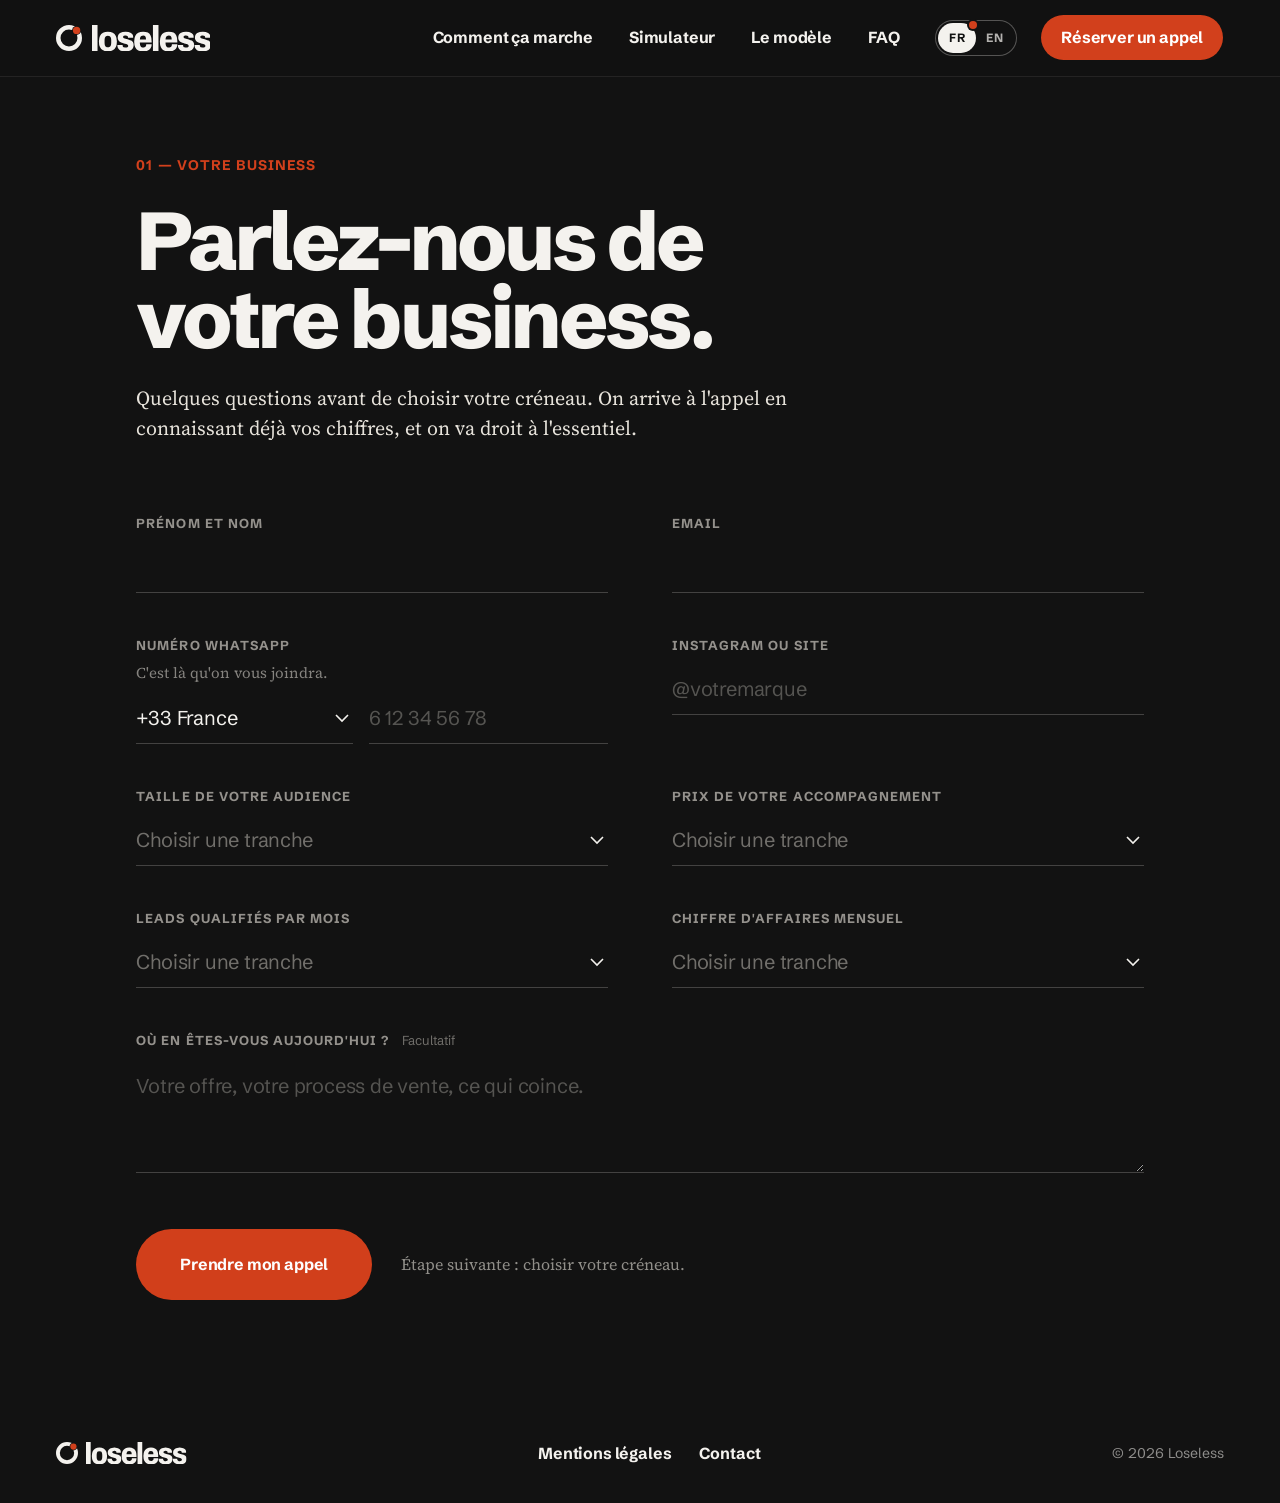
<file: reserver.html>
<!doctype html>
<html lang="fr">
<head>
<meta charset="utf-8">
<meta name="viewport" content="width=device-width, initial-scale=1, viewport-fit=cover">
<title>Réserver un appel — Loseless</title>
<meta name="description" content="Réservez un appel découverte de 30 minutes avec loseless : on regarde vos chiffres ensemble et on calcule votre potentiel.">
<meta name="theme-color" content="#121212">
<meta property="og:title" content="Réserver un appel — Loseless">
<meta property="og:description" content="On calcule votre potentiel, sur vos vrais chiffres.">
<link rel="alternate" hreflang="fr" href="reserver.html">
<link rel="alternate" hreflang="en" href="en/reserver.html">
<link rel="icon" href="favicon.svg" type="image/svg+xml">
<link rel="preconnect" href="https://fonts.googleapis.com">
<link rel="preconnect" href="https://fonts.gstatic.com" crossorigin>
<link rel="stylesheet" href="https://fonts.googleapis.com/css2?family=Schibsted+Grotesk:wght@400..900&family=Source+Serif+4:ital,opsz,wght@0,8..60,400..600;1,8..60,400&display=swap">
<link rel="stylesheet" href="styles.css?v=202610211600">
<script>try{if(!matchMedia('(prefers-reduced-motion: reduce)').matches)document.documentElement.classList.add('motion')}catch(e){}</script>
</head>
<body class="page-book">
<!-- Logotype officiel (assets/logo/loseless-logo-horizontal-encre.svg), couleur héritée -->
<svg width="0" height="0" style="position:absolute" aria-hidden="true" focusable="false">
  <symbol id="lossless-wordmark" viewBox="982.7 0 3309.7 724"><path fill="currentColor" d="M982.7 724L982.7 0L1136.7 0L1136.7 724ZM1424.84 736Q1344.84 736 1289.34 706.5Q1233.84 677 1204.34 615.5Q1174.84 554 1174.84 460Q1174.84 366 1204.34 305Q1233.84 244 1289.34 214.5Q1344.84 185 1424.84 185Q1504.84 185 1560.84 214.5Q1616.84 244 1646.34 305Q1675.84 366 1675.84 460Q1675.84 554 1646.34 615.5Q1616.84 677 1560.84 706.5Q1504.84 736 1424.84 736ZM1424.84 619Q1457.84 619 1478.34 605Q1498.84 591 1508.34 562Q1517.84 533 1517.84 488L1517.84 433Q1517.84 388 1508.34 358.5Q1498.84 329 1478.34 315Q1457.84 301 1424.84 301Q1392.84 301 1371.84 315Q1350.84 329 1341.84 358.5Q1332.84 388 1332.84 433L1332.84 488Q1332.84 533 1341.84 562Q1350.84 591 1371.84 605Q1392.84 619 1424.84 619ZM1913.78 736Q1862.78 736 1821.78 725Q1780.78 714 1751.28 693Q1721.78 672 1705.78 642Q1689.78 612 1689.78 573Q1689.78 569 1690.28 564.5Q1690.78 560 1691.78 555L1835.78 555Q1835.78 559 1835.78 562.5Q1835.78 566 1835.78 569Q1835.78 589 1846.28 602.5Q1856.78 616 1874.78 623Q1892.78 630 1915.78 630Q1932.78 630 1950.28 625.5Q1967.78 621 1979.28 610.5Q1990.78 600 1990.78 582Q1990.78 560 1974.28 548Q1957.78 536 1930.78 528Q1903.78 520 1871.78 512Q1841.78 504 1811.78 493Q1781.78 482 1756.28 464.5Q1730.78 447 1715.28 419.5Q1699.78 392 1699.78 350Q1699.78 305 1717.28 273.5Q1734.78 242 1765.28 222.5Q1795.78 203 1835.28 194Q1874.78 185 1919.78 185Q1962.78 185 1999.78 193.5Q2036.78 202 2066.28 220Q2095.78 238 2112.28 265.5Q2128.78 293 2128.78 330Q2128.78 335 2128.28 341.5Q2127.78 348 2127.78 353L1984.78 353L1984.78 341Q1984.78 324 1975.78 313Q1966.78 302 1951.28 296Q1935.78 290 1915.78 290Q1902.78 290 1891.28 293Q1879.78 296 1869.78 301Q1859.78 306 1854.28 314Q1848.78 322 1848.78 334Q1848.78 350 1860.78 361Q1872.78 372 1895.28 378.5Q1917.78 385 1942.78 393Q1974.78 400 2009.78 409.5Q2044.78 419 2075.28 435Q2105.78 451 2124.28 480Q2142.78 509 2142.78 558Q2142.78 606 2124.78 640.5Q2106.78 675 2075.78 696Q2044.78 717 2003.28 726.5Q1961.78 736 1913.78 736ZM2408.22 736Q2327.22 736 2271.22 707Q2215.22 678 2186.22 617Q2157.22 556 2157.22 460Q2157.22 365 2186.22 304Q2215.22 243 2271.22 214Q2327.22 185 2406.22 185Q2485.22 185 2538.22 212Q2591.22 239 2617.72 298.5Q2644.22 358 2644.22 456L2644.22 490L2315.22 490Q2315.22 535 2324.22 565Q2333.22 595 2353.22 610Q2373.22 625 2408.22 625Q2429.22 625 2444.72 619.5Q2460.22 614 2470.72 602.5Q2481.22 591 2487.22 574.5Q2493.22 558 2492.22 536L2644.22 536Q2643.22 585 2628.22 622.5Q2613.22 660 2583.22 685.5Q2553.22 711 2509.22 723.5Q2465.22 736 2408.22 736ZM2316.22 406L2486.22 406Q2486.22 377 2481.72 356Q2477.22 335 2467.22 321.5Q2457.22 308 2442.22 301.5Q2427.22 295 2407.22 295Q2377.22 295 2357.72 307.5Q2338.22 320 2328.22 344.5Q2318.22 369 2316.22 406ZM2680.08 724L2680.08 0L2834.08 0L2834.08 724ZM3123.22 736Q3042.22 736 2986.22 707Q2930.22 678 2901.22 617Q2872.22 556 2872.22 460Q2872.22 365 2901.22 304Q2930.22 243 2986.22 214Q3042.22 185 3121.22 185Q3200.22 185 3253.22 212Q3306.22 239 3332.72 298.5Q3359.22 358 3359.22 456L3359.22 490L3030.22 490Q3030.22 535 3039.22 565Q3048.22 595 3068.22 610Q3088.22 625 3123.22 625Q3144.22 625 3159.72 619.5Q3175.22 614 3185.72 602.5Q3196.22 591 3202.22 574.5Q3208.22 558 3207.22 536L3359.22 536Q3358.22 585 3343.22 622.5Q3328.22 660 3298.22 685.5Q3268.22 711 3224.22 723.5Q3180.22 736 3123.22 736ZM3031.22 406L3201.22 406Q3201.22 377 3196.72 356Q3192.22 335 3182.22 321.5Q3172.22 308 3157.22 301.5Q3142.22 295 3122.22 295Q3092.22 295 3072.72 307.5Q3053.22 320 3043.22 344.5Q3033.22 369 3031.22 406ZM3598.31 736Q3547.31 736 3506.31 725Q3465.31 714 3435.81 693Q3406.31 672 3390.31 642Q3374.31 612 3374.31 573Q3374.31 569 3374.81 564.5Q3375.31 560 3376.31 555L3520.31 555Q3520.31 559 3520.31 562.5Q3520.31 566 3520.31 569Q3520.31 589 3530.81 602.5Q3541.31 616 3559.31 623Q3577.31 630 3600.31 630Q3617.31 630 3634.81 625.5Q3652.31 621 3663.81 610.5Q3675.31 600 3675.31 582Q3675.31 560 3658.81 548Q3642.31 536 3615.31 528Q3588.31 520 3556.31 512Q3526.31 504 3496.31 493Q3466.31 482 3440.81 464.5Q3415.31 447 3399.81 419.5Q3384.31 392 3384.31 350Q3384.31 305 3401.81 273.5Q3419.31 242 3449.81 222.5Q3480.31 203 3519.81 194Q3559.31 185 3604.31 185Q3647.31 185 3684.31 193.5Q3721.31 202 3750.81 220Q3780.31 238 3796.81 265.5Q3813.31 293 3813.31 330Q3813.31 335 3812.81 341.5Q3812.31 348 3812.31 353L3669.31 353L3669.31 341Q3669.31 324 3660.31 313Q3651.31 302 3635.81 296Q3620.31 290 3600.31 290Q3587.31 290 3575.81 293Q3564.31 296 3554.31 301Q3544.31 306 3538.81 314Q3533.31 322 3533.31 334Q3533.31 350 3545.31 361Q3557.31 372 3579.81 378.5Q3602.31 385 3627.31 393Q3659.31 400 3694.31 409.5Q3729.31 419 3759.81 435Q3790.31 451 3808.81 480Q3827.31 509 3827.31 558Q3827.31 606 3809.31 640.5Q3791.31 675 3760.31 696Q3729.31 717 3687.81 726.5Q3646.31 736 3598.31 736ZM4063.46 736Q4012.46 736 3971.46 725Q3930.46 714 3900.96 693Q3871.46 672 3855.46 642Q3839.46 612 3839.46 573Q3839.46 569 3839.96 564.5Q3840.46 560 3841.46 555L3985.46 555Q3985.46 559 3985.46 562.5Q3985.46 566 3985.46 569Q3985.46 589 3995.96 602.5Q4006.46 616 4024.46 623Q4042.46 630 4065.46 630Q4082.46 630 4099.96 625.5Q4117.46 621 4128.96 610.5Q4140.46 600 4140.46 582Q4140.46 560 4123.96 548Q4107.46 536 4080.46 528Q4053.46 520 4021.46 512Q3991.46 504 3961.46 493Q3931.46 482 3905.96 464.5Q3880.46 447 3864.96 419.5Q3849.46 392 3849.46 350Q3849.46 305 3866.96 273.5Q3884.46 242 3914.96 222.5Q3945.46 203 3984.96 194Q4024.46 185 4069.46 185Q4112.46 185 4149.46 193.5Q4186.46 202 4215.96 220Q4245.46 238 4261.96 265.5Q4278.46 293 4278.46 330Q4278.46 335 4277.96 341.5Q4277.46 348 4277.46 353L4134.46 353L4134.46 341Q4134.46 324 4125.46 313Q4116.46 302 4100.96 296Q4085.46 290 4065.46 290Q4052.46 290 4040.96 293Q4029.46 296 4019.46 301Q4009.46 306 4003.96 314Q3998.46 322 3998.46 334Q3998.46 350 4010.46 361Q4022.46 372 4044.96 378.5Q4067.46 385 4092.46 393Q4124.46 400 4159.46 409.5Q4194.46 419 4224.96 435Q4255.46 451 4273.96 480Q4292.46 509 4292.46 558Q4292.46 606 4274.46 640.5Q4256.46 675 4225.46 696Q4194.46 717 4152.96 726.5Q4111.46 736 4063.46 736Z"/></symbol>
</svg>


<a class="skip" href="#contenu">Aller au contenu</a>

<header class="site-header is-dark">
  <div class="site-header__inner">
    <a class="logo" href="index.html" aria-label="Loseless, retour à l'accueil">
      <svg class="mark" viewBox="4 4 92 92" aria-hidden="true">
        <defs>
          <mask id="gap-header" maskUnits="userSpaceOnUse" x="-10" y="-10" width="120" height="120">
            <rect x="-10" y="-10" width="120" height="120" fill="#fff"/>
            <circle cx="76.87" cy="23.13" r="16" fill="#000"/>
          </mask>
        </defs>
        <circle cx="50" cy="50" r="38" fill="none" stroke="currentColor" stroke-width="16" mask="url(#gap-header)"/>
        <circle cx="76.87" cy="23.13" r="13" fill="#D2401C"/>
      </svg>
      <svg class="logo__word" viewBox="0 0 3309.7 724" aria-hidden="true" focusable="false"><use href="#lossless-wordmark"/></svg>
    </a>
    <nav class="nav" aria-label="Navigation principale">
      <a class="link" href="index.html#boucle">Comment ça marche</a>
      <a class="link" href="index.html#simulateur">Simulateur</a>
      <a class="link" href="index.html#modele">Le modèle</a>
      <a class="link" href="index.html#faq">FAQ</a>
    </nav>
    <nav class="lang" aria-label="Langue">
      <span class="lang__thumb" aria-hidden="true"></span>
      <a class="lang__opt" href="reserver.html" hreflang="fr" lang="fr" aria-current="page"><span class="sr-only">Français</span><span aria-hidden="true">FR</span></a>
      <a class="lang__opt" href="en/reserver.html" hreflang="en" lang="en"><span class="sr-only">English</span><span aria-hidden="true">EN</span></a>
    </nav>
    <a class="btn btn--primary btn--sm" href="#apply" data-magnetic><span class="btn__label"><span class="lbl-long">Réserver un appel</span><span class="lbl-short">Réserver</span></span></a>
  </div>
</header>

<main id="contenu" class="book">
<!-- formulaire:debut -->
  <section class="apply" id="apply" aria-labelledby="t-apply">
    <div class="wrap apply__wrap">
      <p class="eyebrow" data-fade>01 — Votre business</p>
      <h1 class="apply__title" id="t-apply" data-split>Parlez-nous de votre business.</h1>
      <p class="apply__lead" data-fade>Quelques questions avant de choisir votre créneau. On arrive à l'appel en connaissant déjà vos chiffres, et on va droit à l'essentiel.</p>
      <form class="apply__form" id="apply-form" novalidate data-fade>
       <div class="apply__grid">
        <div class="afield">
          <label class="afield__label" for="f-name">Prénom et nom</label>
          <input class="afield__input" id="f-name" name="name" type="text" autocomplete="name" required aria-describedby="f-name-err">
          <p class="afield__error" id="f-name-err" hidden></p>
        </div>
        <div class="afield">
          <label class="afield__label" for="f-email">Email</label>
          <input class="afield__input" id="f-email" name="email" type="email" autocomplete="email" inputmode="email" required aria-describedby="f-email-err">
          <p class="afield__error" id="f-email-err" hidden></p>
        </div>
        <div class="afield">
          <label class="afield__label" for="f-phone">Numéro WhatsApp</label>
          <p class="afield__hint" id="f-phone-hint">C'est là qu'on vous joindra.</p>
          <div class="afield__phone">
            <select class="afield__input afield__select" id="f-dial" name="dial" aria-label="Indicatif du pays" autocomplete="tel-country-code"><option value="+33" selected>+33 France</option><option value="+32">+32 Belgique</option><option value="+41">+41 Suisse</option><option value="+352">+352 Luxembourg</option><option value="+1">+1 Canada / USA</option><option value="+212">+212 Maroc</option><option value="+213">+213 Algérie</option><option value="+216">+216 Tunisie</option><option value="+221">+221 Sénégal</option><option value="+225">+225 Côte d'Ivoire</option><option value="+44">+44 Royaume-Uni</option><option value="+34">+34 Espagne</option><option value="+971">+971 EAU</option><option value="+52">+52 Mexique</option><option value="other">Autre pays</option></select>
            <input class="afield__input" id="f-phone" name="phone" type="tel" autocomplete="tel-national" inputmode="tel" placeholder="6 12 34 56 78" required aria-describedby="f-phone-hint f-phone-err">
          </div>
          <p class="afield__error" id="f-phone-err" hidden></p>
        </div>
        <div class="afield">
          <label class="afield__label" for="f-handle">Instagram ou site</label>
          <input class="afield__input" id="f-handle" name="handle" type="text" placeholder="@votremarque" aria-describedby="f-handle-err">
          <p class="afield__error" id="f-handle-err" hidden></p>
        </div>
        <div class="afield">
          <label class="afield__label" for="f-audience">Taille de votre audience</label>
          <select class="afield__input afield__select" id="f-audience" name="audience" required aria-describedby="f-audience-err"><option value="" disabled selected>Choisir une tranche</option><option>Moins de 5&#8239;000</option><option>5&#8239;000 à 20&#8239;000</option><option>20&#8239;000 à 100&#8239;000</option><option>100&#8239;000 à 500&#8239;000</option><option>Plus de 500&#8239;000</option></select>
          <p class="afield__error" id="f-audience-err" hidden></p>
        </div>
        <div class="afield">
          <label class="afield__label" for="f-price">Prix de votre accompagnement</label>
          <select class="afield__input afield__select" id="f-price" name="price" required aria-describedby="f-price-err"><option value="" disabled selected>Choisir une tranche</option><option>Moins de 1&#8239;000&nbsp;€</option><option>1&#8239;000 à 3&#8239;000&nbsp;€</option><option>3&#8239;000 à 6&#8239;000&nbsp;€</option><option>6&#8239;000 à 10&#8239;000&nbsp;€</option><option>Plus de 10&#8239;000&nbsp;€</option></select>
          <p class="afield__error" id="f-price-err" hidden></p>
        </div>
        <div class="afield">
          <label class="afield__label" for="f-leads">Leads qualifiés par mois</label>
          <select class="afield__input afield__select" id="f-leads" name="leads" required aria-describedby="f-leads-err"><option value="" disabled selected>Choisir une tranche</option><option>Moins de 20</option><option>20 à 50</option><option>50 à 150</option><option>150 à 500</option><option>Plus de 500</option></select>
          <p class="afield__error" id="f-leads-err" hidden></p>
        </div>
        <div class="afield">
          <label class="afield__label" for="f-revenue">Chiffre d'affaires mensuel</label>
          <select class="afield__input afield__select" id="f-revenue" name="revenue" required aria-describedby="f-revenue-err"><option value="" disabled selected>Choisir une tranche</option><option>Moins de 10&#8239;000&nbsp;€</option><option>10&#8239;000 à 30&#8239;000&nbsp;€</option><option>30&#8239;000 à 100&#8239;000&nbsp;€</option><option>100&#8239;000 à 300&#8239;000&nbsp;€</option><option>Plus de 300&#8239;000&nbsp;€</option></select>
          <p class="afield__error" id="f-revenue-err" hidden></p>
        </div>
        <div class="afield afield--full">
          <label class="afield__label" for="f-story">Où en êtes-vous aujourd'hui&nbsp;? <span class="afield__opt">Facultatif</span></label>
          <textarea class="afield__input afield__textarea" id="f-story" name="story" rows="3" placeholder="Votre offre, votre process de vente, ce qui coince."></textarea>
        </div>
       </div>
       <div class="apply__actions">
         <button class="btn btn--primary btn--lg" type="submit" data-magnetic><span class="btn__label">Prendre mon appel</span></button>
         <p class="apply__next">Étape suivante&nbsp;: choisir votre créneau.</p>
       </div>
      </form>
      <noscript><p class="apply__lead">Le formulaire a besoin de JavaScript. Vous pouvez aussi <a class="link link--strong" href="https://cal.com/lossless/30min">réserver directement sur Cal.com</a>.</p></noscript>
    </div>
  </section>
  <!-- formulaire:fin -->

  <div class="wrap book__wrap" id="step-agenda" hidden>
    <header class="book__intro">
      <p class="eyebrow">02 — Votre créneau</p>
      <h2 class="book__title" id="t-agenda" tabindex="-1">Calculons votre potentiel.</h2>
      <p class="book__lead">Choisissez un créneau. On regarde vos chiffres ensemble et on vous dit franchement si loseless peut fonctionner chez vous.</p>
    </header>

    <section class="book__agenda" id="agenda" aria-label="Agenda de réservation">
      <div class="book__cal" id="cal-agenda">
        <p class="book__loading">Chargement de l'agenda…</p>
      </div>
      <p class="book__fallback">L'agenda ne s'affiche pas&nbsp;? <a class="link link--strong" href="https://cal.com/lossless/30min" target="_blank" rel="noopener">Réserver directement sur Cal.com<span class="sr-only"> (s'ouvre dans un nouvel onglet)</span></a></p>
    </section>
  </div>
</main>

<div class="page-footer">
    <footer class="footer">
      <div class="wrap footer__inner">
        <a class="logo logo--footer" href="index.html" aria-label="Loseless, retour à l'accueil">
          <svg class="mark" viewBox="4 4 92 92" aria-hidden="true">
            <defs>
              <mask id="gap-footer" maskUnits="userSpaceOnUse" x="-10" y="-10" width="120" height="120">
                <rect x="-10" y="-10" width="120" height="120" fill="#fff"/>
                <circle cx="76.87" cy="23.13" r="16" fill="#000"/>
              </mask>
            </defs>
            <circle cx="50" cy="50" r="38" fill="none" stroke="currentColor" stroke-width="16" mask="url(#gap-footer)"/>
            <circle cx="76.87" cy="23.13" r="13" fill="#D2401C"/>
          </svg>
          <svg class="logo__word" viewBox="0 0 3309.7 724" aria-hidden="true" focusable="false"><use href="#lossless-wordmark"/></svg>
        </a>
        <nav class="footer__links" aria-label="Liens légaux">
          <!-- [À COMPLÉTER] : page mentions légales + adresse de contact -->
          <a class="link" href="#">Mentions légales</a>
          <a class="link" href="#">Contact</a>
        </nav>
        <p class="footer__copy">© 2026 Loseless</p>
      </div>
    </footer>
</div>

<script src="vendor/gsap.min.js" defer></script>
<script src="vendor/SplitText.min.js" defer></script>
<script src="vendor/CustomEase.min.js" defer></script>
<script src="reserver.js?v=202610211600" defer></script>
</body>
</html>
</file>
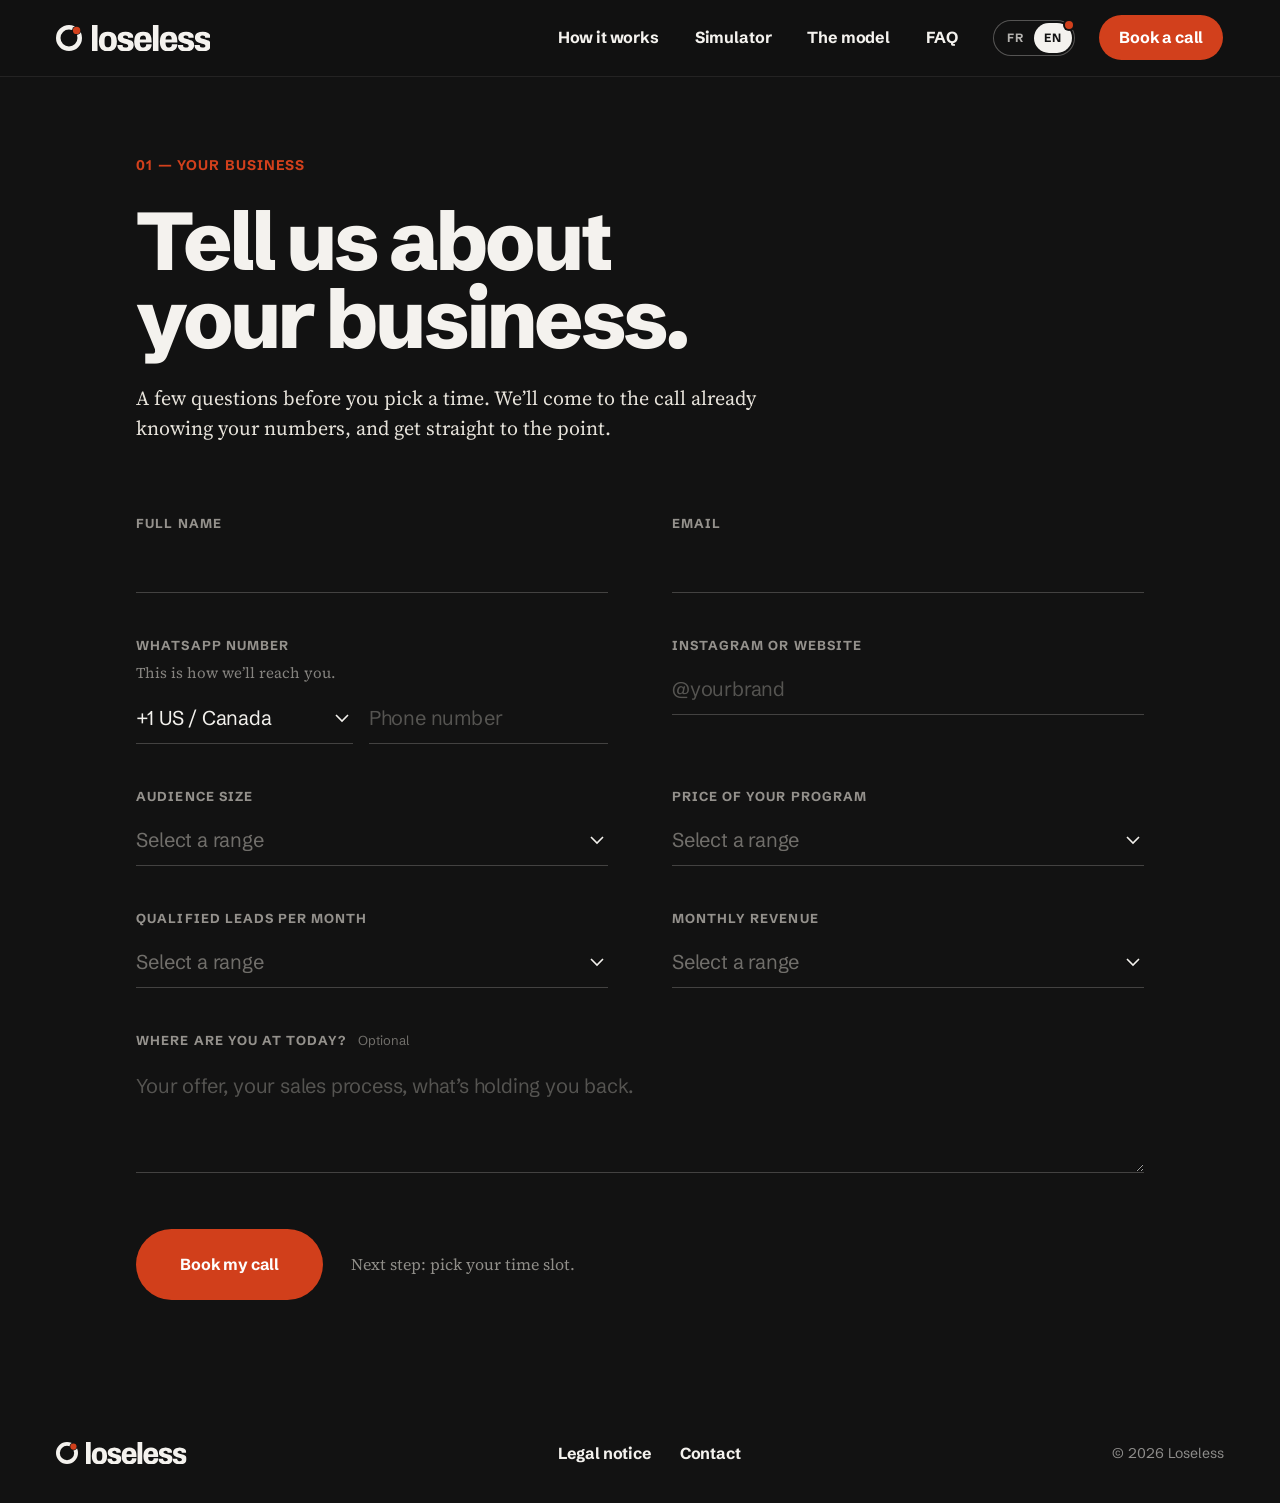
<file: en/reserver.html>
<!doctype html>
<html lang="en">
<head>
<meta charset="utf-8">
<meta name="viewport" content="width=device-width, initial-scale=1, viewport-fit=cover">
<title>Book a call — Loseless</title>
<meta name="description" content="Book a 30-minute discovery call with loseless: we go through your numbers together and calculate your potential.">
<meta name="theme-color" content="#121212">
<meta property="og:title" content="Book a call — Loseless">
<meta property="og:description" content="We calculate your potential, using your real numbers.">
<link rel="alternate" hreflang="fr" href="../reserver.html">
<link rel="alternate" hreflang="en" href="reserver.html">
<link rel="icon" href="../favicon.svg" type="image/svg+xml">
<link rel="preconnect" href="https://fonts.googleapis.com">
<link rel="preconnect" href="https://fonts.gstatic.com" crossorigin>
<link rel="stylesheet" href="https://fonts.googleapis.com/css2?family=Schibsted+Grotesk:wght@400..900&family=Source+Serif+4:ital,opsz,wght@0,8..60,400..600;1,8..60,400&display=swap">
<link rel="stylesheet" href="../styles.css?v=202610211600">
<script>try{if(!matchMedia('(prefers-reduced-motion: reduce)').matches)document.documentElement.classList.add('motion')}catch(e){}</script>
</head>
<body class="page-book">
<!-- Logotype officiel (assets/logo/loseless-logo-horizontal-encre.svg), couleur héritée -->
<svg width="0" height="0" style="position:absolute" aria-hidden="true" focusable="false">
  <symbol id="lossless-wordmark" viewBox="982.7 0 3309.7 724"><path fill="currentColor" d="M982.7 724L982.7 0L1136.7 0L1136.7 724ZM1424.84 736Q1344.84 736 1289.34 706.5Q1233.84 677 1204.34 615.5Q1174.84 554 1174.84 460Q1174.84 366 1204.34 305Q1233.84 244 1289.34 214.5Q1344.84 185 1424.84 185Q1504.84 185 1560.84 214.5Q1616.84 244 1646.34 305Q1675.84 366 1675.84 460Q1675.84 554 1646.34 615.5Q1616.84 677 1560.84 706.5Q1504.84 736 1424.84 736ZM1424.84 619Q1457.84 619 1478.34 605Q1498.84 591 1508.34 562Q1517.84 533 1517.84 488L1517.84 433Q1517.84 388 1508.34 358.5Q1498.84 329 1478.34 315Q1457.84 301 1424.84 301Q1392.84 301 1371.84 315Q1350.84 329 1341.84 358.5Q1332.84 388 1332.84 433L1332.84 488Q1332.84 533 1341.84 562Q1350.84 591 1371.84 605Q1392.84 619 1424.84 619ZM1913.78 736Q1862.78 736 1821.78 725Q1780.78 714 1751.28 693Q1721.78 672 1705.78 642Q1689.78 612 1689.78 573Q1689.78 569 1690.28 564.5Q1690.78 560 1691.78 555L1835.78 555Q1835.78 559 1835.78 562.5Q1835.78 566 1835.78 569Q1835.78 589 1846.28 602.5Q1856.78 616 1874.78 623Q1892.78 630 1915.78 630Q1932.78 630 1950.28 625.5Q1967.78 621 1979.28 610.5Q1990.78 600 1990.78 582Q1990.78 560 1974.28 548Q1957.78 536 1930.78 528Q1903.78 520 1871.78 512Q1841.78 504 1811.78 493Q1781.78 482 1756.28 464.5Q1730.78 447 1715.28 419.5Q1699.78 392 1699.78 350Q1699.78 305 1717.28 273.5Q1734.78 242 1765.28 222.5Q1795.78 203 1835.28 194Q1874.78 185 1919.78 185Q1962.78 185 1999.78 193.5Q2036.78 202 2066.28 220Q2095.78 238 2112.28 265.5Q2128.78 293 2128.78 330Q2128.78 335 2128.28 341.5Q2127.78 348 2127.78 353L1984.78 353L1984.78 341Q1984.78 324 1975.78 313Q1966.78 302 1951.28 296Q1935.78 290 1915.78 290Q1902.78 290 1891.28 293Q1879.78 296 1869.78 301Q1859.78 306 1854.28 314Q1848.78 322 1848.78 334Q1848.78 350 1860.78 361Q1872.78 372 1895.28 378.5Q1917.78 385 1942.78 393Q1974.78 400 2009.78 409.5Q2044.78 419 2075.28 435Q2105.78 451 2124.28 480Q2142.78 509 2142.78 558Q2142.78 606 2124.78 640.5Q2106.78 675 2075.78 696Q2044.78 717 2003.28 726.5Q1961.78 736 1913.78 736ZM2408.22 736Q2327.22 736 2271.22 707Q2215.22 678 2186.22 617Q2157.22 556 2157.22 460Q2157.22 365 2186.22 304Q2215.22 243 2271.22 214Q2327.22 185 2406.22 185Q2485.22 185 2538.22 212Q2591.22 239 2617.72 298.5Q2644.22 358 2644.22 456L2644.22 490L2315.22 490Q2315.22 535 2324.22 565Q2333.22 595 2353.22 610Q2373.22 625 2408.22 625Q2429.22 625 2444.72 619.5Q2460.22 614 2470.72 602.5Q2481.22 591 2487.22 574.5Q2493.22 558 2492.22 536L2644.22 536Q2643.22 585 2628.22 622.5Q2613.22 660 2583.22 685.5Q2553.22 711 2509.22 723.5Q2465.22 736 2408.22 736ZM2316.22 406L2486.22 406Q2486.22 377 2481.72 356Q2477.22 335 2467.22 321.5Q2457.22 308 2442.22 301.5Q2427.22 295 2407.22 295Q2377.22 295 2357.72 307.5Q2338.22 320 2328.22 344.5Q2318.22 369 2316.22 406ZM2680.08 724L2680.08 0L2834.08 0L2834.08 724ZM3123.22 736Q3042.22 736 2986.22 707Q2930.22 678 2901.22 617Q2872.22 556 2872.22 460Q2872.22 365 2901.22 304Q2930.22 243 2986.22 214Q3042.22 185 3121.22 185Q3200.22 185 3253.22 212Q3306.22 239 3332.72 298.5Q3359.22 358 3359.22 456L3359.22 490L3030.22 490Q3030.22 535 3039.22 565Q3048.22 595 3068.22 610Q3088.22 625 3123.22 625Q3144.22 625 3159.72 619.5Q3175.22 614 3185.72 602.5Q3196.22 591 3202.22 574.5Q3208.22 558 3207.22 536L3359.22 536Q3358.22 585 3343.22 622.5Q3328.22 660 3298.22 685.5Q3268.22 711 3224.22 723.5Q3180.22 736 3123.22 736ZM3031.22 406L3201.22 406Q3201.22 377 3196.72 356Q3192.22 335 3182.22 321.5Q3172.22 308 3157.22 301.5Q3142.22 295 3122.22 295Q3092.22 295 3072.72 307.5Q3053.22 320 3043.22 344.5Q3033.22 369 3031.22 406ZM3598.31 736Q3547.31 736 3506.31 725Q3465.31 714 3435.81 693Q3406.31 672 3390.31 642Q3374.31 612 3374.31 573Q3374.31 569 3374.81 564.5Q3375.31 560 3376.31 555L3520.31 555Q3520.31 559 3520.31 562.5Q3520.31 566 3520.31 569Q3520.31 589 3530.81 602.5Q3541.31 616 3559.31 623Q3577.31 630 3600.31 630Q3617.31 630 3634.81 625.5Q3652.31 621 3663.81 610.5Q3675.31 600 3675.31 582Q3675.31 560 3658.81 548Q3642.31 536 3615.31 528Q3588.31 520 3556.31 512Q3526.31 504 3496.31 493Q3466.31 482 3440.81 464.5Q3415.31 447 3399.81 419.5Q3384.31 392 3384.31 350Q3384.31 305 3401.81 273.5Q3419.31 242 3449.81 222.5Q3480.31 203 3519.81 194Q3559.31 185 3604.31 185Q3647.31 185 3684.31 193.5Q3721.31 202 3750.81 220Q3780.31 238 3796.81 265.5Q3813.31 293 3813.31 330Q3813.31 335 3812.81 341.5Q3812.31 348 3812.31 353L3669.31 353L3669.31 341Q3669.31 324 3660.31 313Q3651.31 302 3635.81 296Q3620.31 290 3600.31 290Q3587.31 290 3575.81 293Q3564.31 296 3554.31 301Q3544.31 306 3538.81 314Q3533.31 322 3533.31 334Q3533.31 350 3545.31 361Q3557.31 372 3579.81 378.5Q3602.31 385 3627.31 393Q3659.31 400 3694.31 409.5Q3729.31 419 3759.81 435Q3790.31 451 3808.81 480Q3827.31 509 3827.31 558Q3827.31 606 3809.31 640.5Q3791.31 675 3760.31 696Q3729.31 717 3687.81 726.5Q3646.31 736 3598.31 736ZM4063.46 736Q4012.46 736 3971.46 725Q3930.46 714 3900.96 693Q3871.46 672 3855.46 642Q3839.46 612 3839.46 573Q3839.46 569 3839.96 564.5Q3840.46 560 3841.46 555L3985.46 555Q3985.46 559 3985.46 562.5Q3985.46 566 3985.46 569Q3985.46 589 3995.96 602.5Q4006.46 616 4024.46 623Q4042.46 630 4065.46 630Q4082.46 630 4099.96 625.5Q4117.46 621 4128.96 610.5Q4140.46 600 4140.46 582Q4140.46 560 4123.96 548Q4107.46 536 4080.46 528Q4053.46 520 4021.46 512Q3991.46 504 3961.46 493Q3931.46 482 3905.96 464.5Q3880.46 447 3864.96 419.5Q3849.46 392 3849.46 350Q3849.46 305 3866.96 273.5Q3884.46 242 3914.96 222.5Q3945.46 203 3984.96 194Q4024.46 185 4069.46 185Q4112.46 185 4149.46 193.5Q4186.46 202 4215.96 220Q4245.46 238 4261.96 265.5Q4278.46 293 4278.46 330Q4278.46 335 4277.96 341.5Q4277.46 348 4277.46 353L4134.46 353L4134.46 341Q4134.46 324 4125.46 313Q4116.46 302 4100.96 296Q4085.46 290 4065.46 290Q4052.46 290 4040.96 293Q4029.46 296 4019.46 301Q4009.46 306 4003.96 314Q3998.46 322 3998.46 334Q3998.46 350 4010.46 361Q4022.46 372 4044.96 378.5Q4067.46 385 4092.46 393Q4124.46 400 4159.46 409.5Q4194.46 419 4224.96 435Q4255.46 451 4273.96 480Q4292.46 509 4292.46 558Q4292.46 606 4274.46 640.5Q4256.46 675 4225.46 696Q4194.46 717 4152.96 726.5Q4111.46 736 4063.46 736Z"/></symbol>
</svg>


<a class="skip" href="#contenu">Skip to content</a>

<header class="site-header is-dark">
  <div class="site-header__inner">
    <a class="logo" href="index.html" aria-label="Loseless, back to home">
      <svg class="mark" viewBox="4 4 92 92" aria-hidden="true">
        <defs>
          <mask id="gap-header" maskUnits="userSpaceOnUse" x="-10" y="-10" width="120" height="120">
            <rect x="-10" y="-10" width="120" height="120" fill="#fff"/>
            <circle cx="76.87" cy="23.13" r="16" fill="#000"/>
          </mask>
        </defs>
        <circle cx="50" cy="50" r="38" fill="none" stroke="currentColor" stroke-width="16" mask="url(#gap-header)"/>
        <circle cx="76.87" cy="23.13" r="13" fill="#D2401C"/>
      </svg>
      <svg class="logo__word" viewBox="0 0 3309.7 724" aria-hidden="true" focusable="false"><use href="#lossless-wordmark"/></svg>
    </a>
    <nav class="nav" aria-label="Main navigation">
      <a class="link" href="index.html#boucle">How it works</a>
      <a class="link" href="index.html#simulateur">Simulator</a>
      <a class="link" href="index.html#modele">The model</a>
      <a class="link" href="index.html#faq">FAQ</a>
    </nav>
    <nav class="lang" aria-label="Language">
      <span class="lang__thumb" aria-hidden="true"></span>
      <a class="lang__opt" href="../reserver.html" hreflang="fr" lang="fr"><span class="sr-only">Français</span><span aria-hidden="true">FR</span></a>
      <a class="lang__opt" href="reserver.html" hreflang="en" lang="en" aria-current="page"><span class="sr-only">English</span><span aria-hidden="true">EN</span></a>
    </nav>
    <a class="btn btn--primary btn--sm" href="#apply" data-magnetic><span class="btn__label"><span class="lbl-long">Book a call</span><span class="lbl-short">Book</span></span></a>
  </div>
</header>

<main id="contenu" class="book">
<!-- formulaire:debut -->
  <section class="apply" id="apply" aria-labelledby="t-apply">
    <div class="wrap apply__wrap">
      <p class="eyebrow" data-fade>01 — Your business</p>
      <h1 class="apply__title" id="t-apply" data-split>Tell us about your business.</h1>
      <p class="apply__lead" data-fade>A few questions before you pick a time. We’ll come to the call already knowing your numbers, and get straight to the point.</p>
      <form class="apply__form" id="apply-form" novalidate data-fade>
       <div class="apply__grid">
        <div class="afield">
          <label class="afield__label" for="f-name">Full name</label>
          <input class="afield__input" id="f-name" name="name" type="text" autocomplete="name" required aria-describedby="f-name-err">
          <p class="afield__error" id="f-name-err" hidden></p>
        </div>
        <div class="afield">
          <label class="afield__label" for="f-email">Email</label>
          <input class="afield__input" id="f-email" name="email" type="email" autocomplete="email" inputmode="email" required aria-describedby="f-email-err">
          <p class="afield__error" id="f-email-err" hidden></p>
        </div>
        <div class="afield">
          <label class="afield__label" for="f-phone">WhatsApp number</label>
          <p class="afield__hint" id="f-phone-hint">This is how we’ll reach you.</p>
          <div class="afield__phone">
            <select class="afield__input afield__select" id="f-dial" name="dial" aria-label="Country code" autocomplete="tel-country-code"><option value="+1" selected>+1 US / Canada</option><option value="+44">+44 United Kingdom</option><option value="+33">+33 France</option><option value="+32">+32 Belgium</option><option value="+41">+41 Switzerland</option><option value="+352">+352 Luxembourg</option><option value="+212">+212 Morocco</option><option value="+213">+213 Algeria</option><option value="+216">+216 Tunisia</option><option value="+221">+221 Senegal</option><option value="+225">+225 Côte d’Ivoire</option><option value="+34">+34 Spain</option><option value="+971">+971 UAE</option><option value="+52">+52 Mexico</option><option value="other">Other country</option></select>
            <input class="afield__input" id="f-phone" name="phone" type="tel" autocomplete="tel-national" inputmode="tel" placeholder="Phone number" required aria-describedby="f-phone-hint f-phone-err">
          </div>
          <p class="afield__error" id="f-phone-err" hidden></p>
        </div>
        <div class="afield">
          <label class="afield__label" for="f-handle">Instagram or website</label>
          <input class="afield__input" id="f-handle" name="handle" type="text" placeholder="@yourbrand" aria-describedby="f-handle-err">
          <p class="afield__error" id="f-handle-err" hidden></p>
        </div>
        <div class="afield">
          <label class="afield__label" for="f-audience">Audience size</label>
          <select class="afield__input afield__select" id="f-audience" name="audience" required aria-describedby="f-audience-err"><option value="" disabled selected>Select a range</option><option>Under 5,000</option><option>5,000 to 20,000</option><option>20,000 to 100,000</option><option>100,000 to 500,000</option><option>Over 500,000</option></select>
          <p class="afield__error" id="f-audience-err" hidden></p>
        </div>
        <div class="afield">
          <label class="afield__label" for="f-price">Price of your program</label>
          <select class="afield__input afield__select" id="f-price" name="price" required aria-describedby="f-price-err"><option value="" disabled selected>Select a range</option><option>Under €1,000</option><option>€1,000 to €3,000</option><option>€3,000 to €6,000</option><option>€6,000 to €10,000</option><option>Over €10,000</option></select>
          <p class="afield__error" id="f-price-err" hidden></p>
        </div>
        <div class="afield">
          <label class="afield__label" for="f-leads">Qualified leads per month</label>
          <select class="afield__input afield__select" id="f-leads" name="leads" required aria-describedby="f-leads-err"><option value="" disabled selected>Select a range</option><option>Under 20</option><option>20 to 50</option><option>50 to 150</option><option>150 to 500</option><option>Over 500</option></select>
          <p class="afield__error" id="f-leads-err" hidden></p>
        </div>
        <div class="afield">
          <label class="afield__label" for="f-revenue">Monthly revenue</label>
          <select class="afield__input afield__select" id="f-revenue" name="revenue" required aria-describedby="f-revenue-err"><option value="" disabled selected>Select a range</option><option>Under €10,000</option><option>€10,000 to €30,000</option><option>€30,000 to €100,000</option><option>€100,000 to €300,000</option><option>Over €300,000</option></select>
          <p class="afield__error" id="f-revenue-err" hidden></p>
        </div>
        <div class="afield afield--full">
          <label class="afield__label" for="f-story">Where are you at today? <span class="afield__opt">Optional</span></label>
          <textarea class="afield__input afield__textarea" id="f-story" name="story" rows="3" placeholder="Your offer, your sales process, what’s holding you back."></textarea>
        </div>
       </div>
       <div class="apply__actions">
         <button class="btn btn--primary btn--lg" type="submit" data-magnetic><span class="btn__label">Book my call</span></button>
         <p class="apply__next">Next step: pick your time slot.</p>
       </div>
      </form>
      <noscript><p class="apply__lead">This form needs JavaScript. You can also <a class="link link--strong" href="https://cal.com/lossless/30min">book directly on Cal.com</a>.</p></noscript>
    </div>
  </section>
  <!-- formulaire:fin -->

  <div class="wrap book__wrap" id="step-agenda" hidden>
    <header class="book__intro">
      <p class="eyebrow">02 — Your time slot</p>
      <h2 class="book__title" id="t-agenda" tabindex="-1">Let’s calculate your potential.</h2>
      <p class="book__lead">Pick a time slot. We’ll go through your numbers together and tell you honestly whether loseless can work for you.</p>
    </header>

    <section class="book__agenda" id="agenda" aria-label="Booking calendar">
      <div class="book__cal" id="cal-agenda">
        <p class="book__loading">Loading the calendar…</p>
      </div>
      <p class="book__fallback">Calendar not showing? <a class="link link--strong" href="https://cal.com/lossless/30min" target="_blank" rel="noopener">Book directly on Cal.com<span class="sr-only"> (opens in a new tab)</span></a></p>
    </section>
  </div>
</main>

<div class="page-footer">
    <footer class="footer">
      <div class="wrap footer__inner">
        <a class="logo logo--footer" href="index.html" aria-label="Loseless, back to home">
          <svg class="mark" viewBox="4 4 92 92" aria-hidden="true">
            <defs>
              <mask id="gap-footer" maskUnits="userSpaceOnUse" x="-10" y="-10" width="120" height="120">
                <rect x="-10" y="-10" width="120" height="120" fill="#fff"/>
                <circle cx="76.87" cy="23.13" r="16" fill="#000"/>
              </mask>
            </defs>
            <circle cx="50" cy="50" r="38" fill="none" stroke="currentColor" stroke-width="16" mask="url(#gap-footer)"/>
            <circle cx="76.87" cy="23.13" r="13" fill="#D2401C"/>
          </svg>
          <svg class="logo__word" viewBox="0 0 3309.7 724" aria-hidden="true" focusable="false"><use href="#lossless-wordmark"/></svg>
        </a>
        <nav class="footer__links" aria-label="Legal links">
          <!-- [À COMPLÉTER] : page mentions légales + adresse de contact -->
          <a class="link" href="#">Legal notice</a>
          <a class="link" href="#">Contact</a>
        </nav>
        <p class="footer__copy">© 2026 Loseless</p>
      </div>
    </footer>
</div>

<script src="../vendor/gsap.min.js" defer></script>
<script src="../vendor/SplitText.min.js" defer></script>
<script src="../vendor/CustomEase.min.js" defer></script>
<script src="../reserver.js?v=202610211600" defer></script>
</body>
</html>
</file>
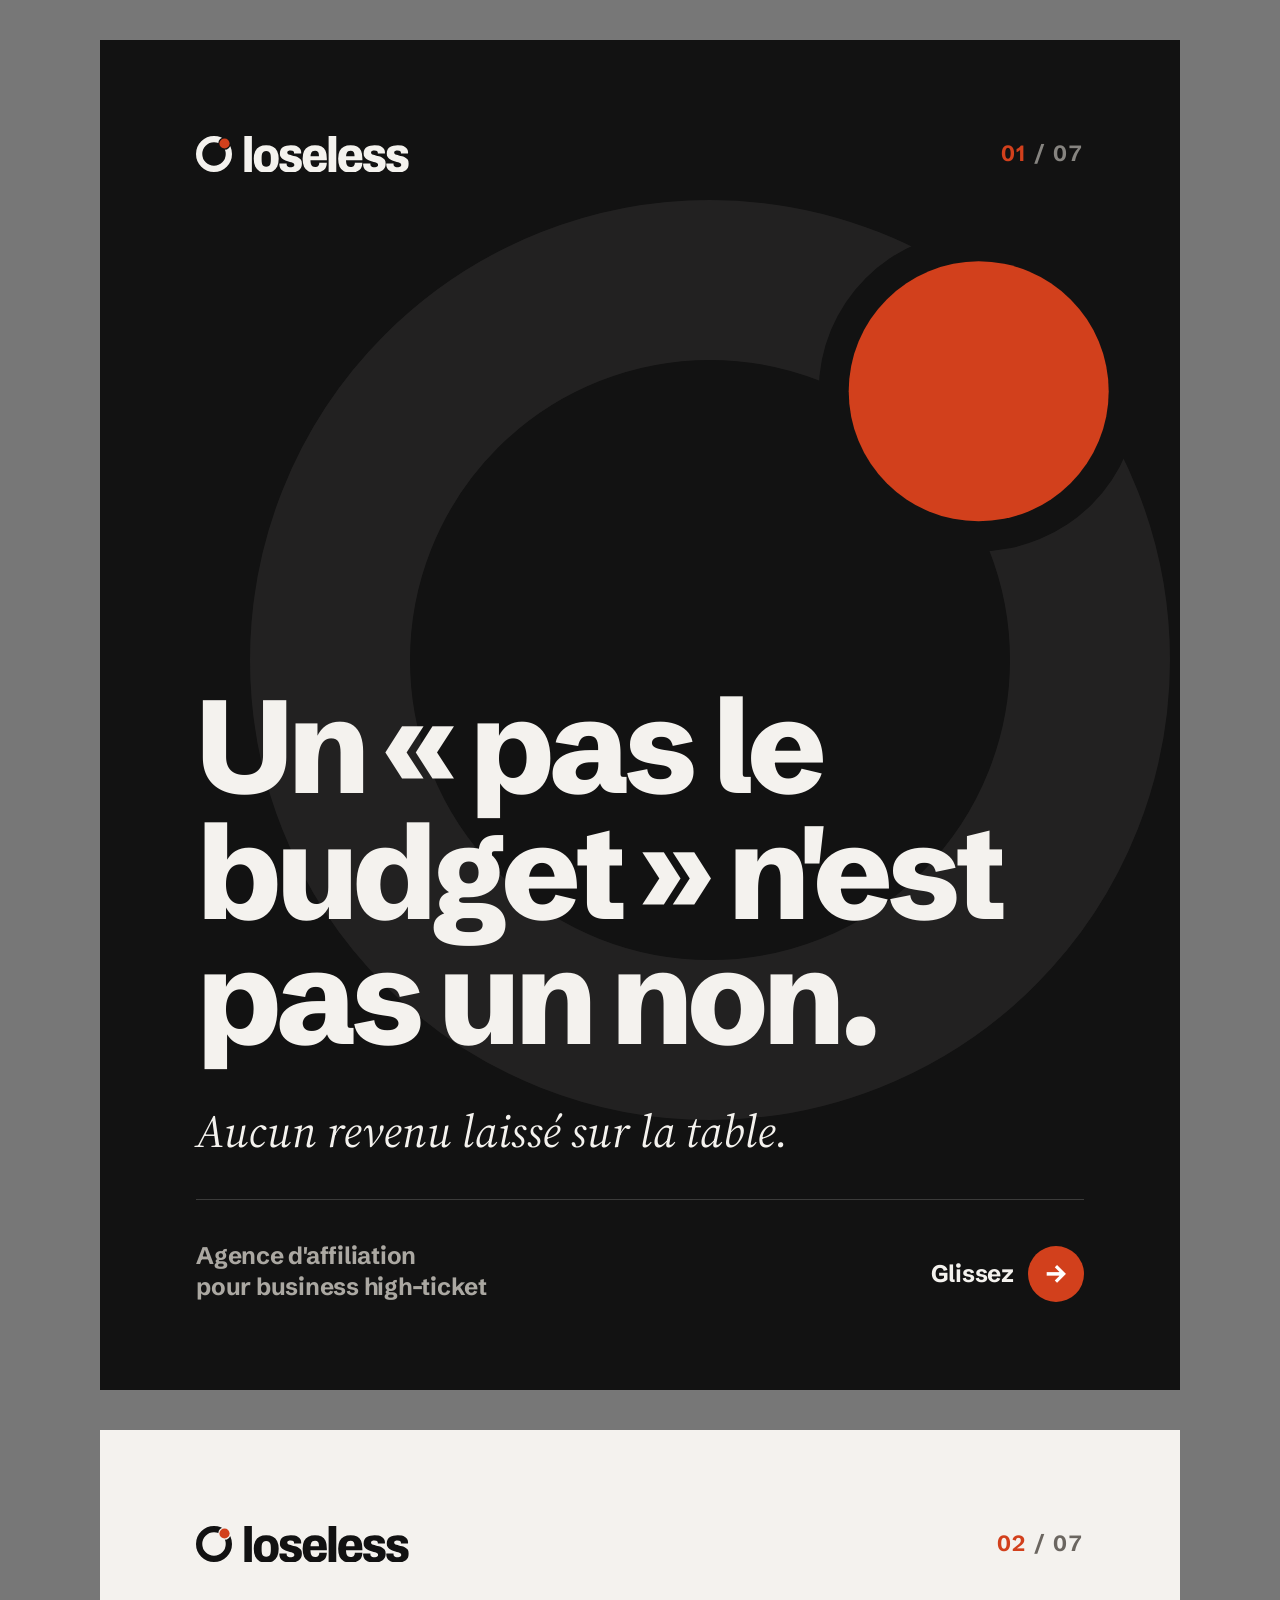
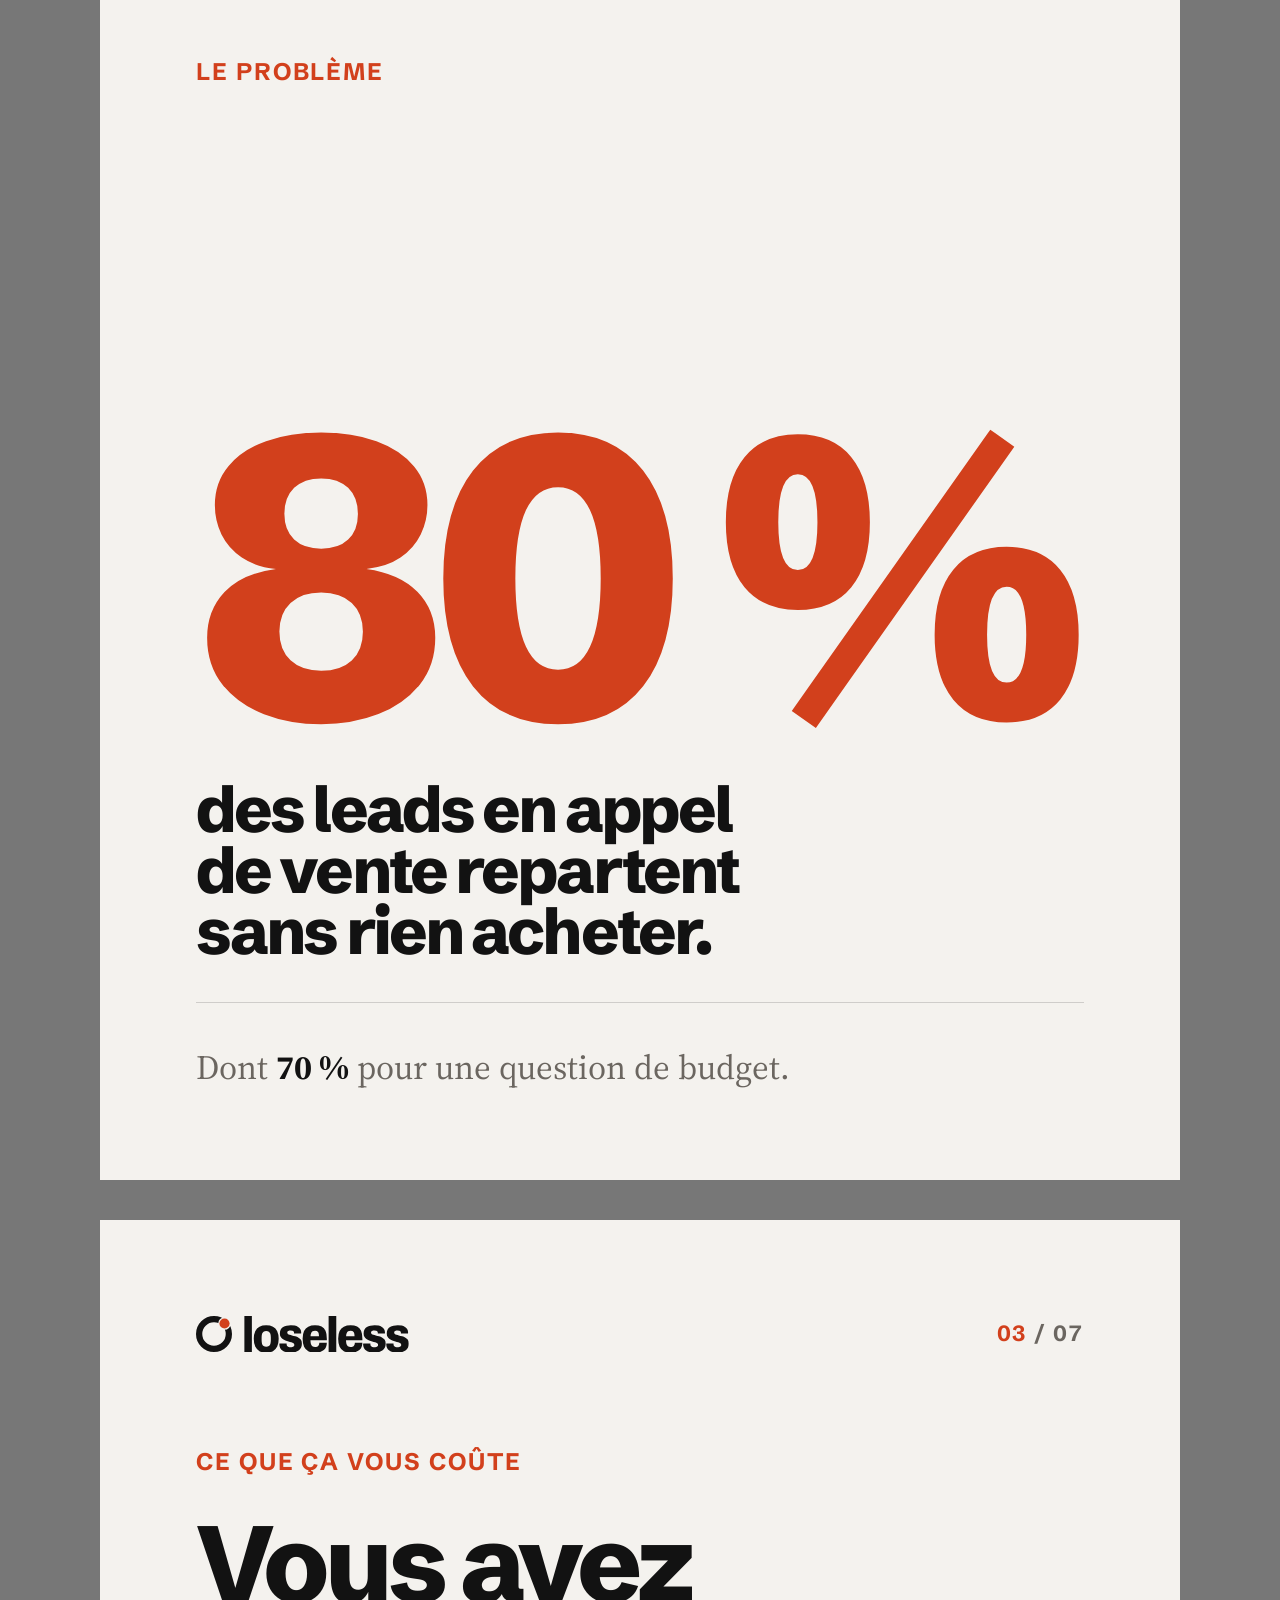
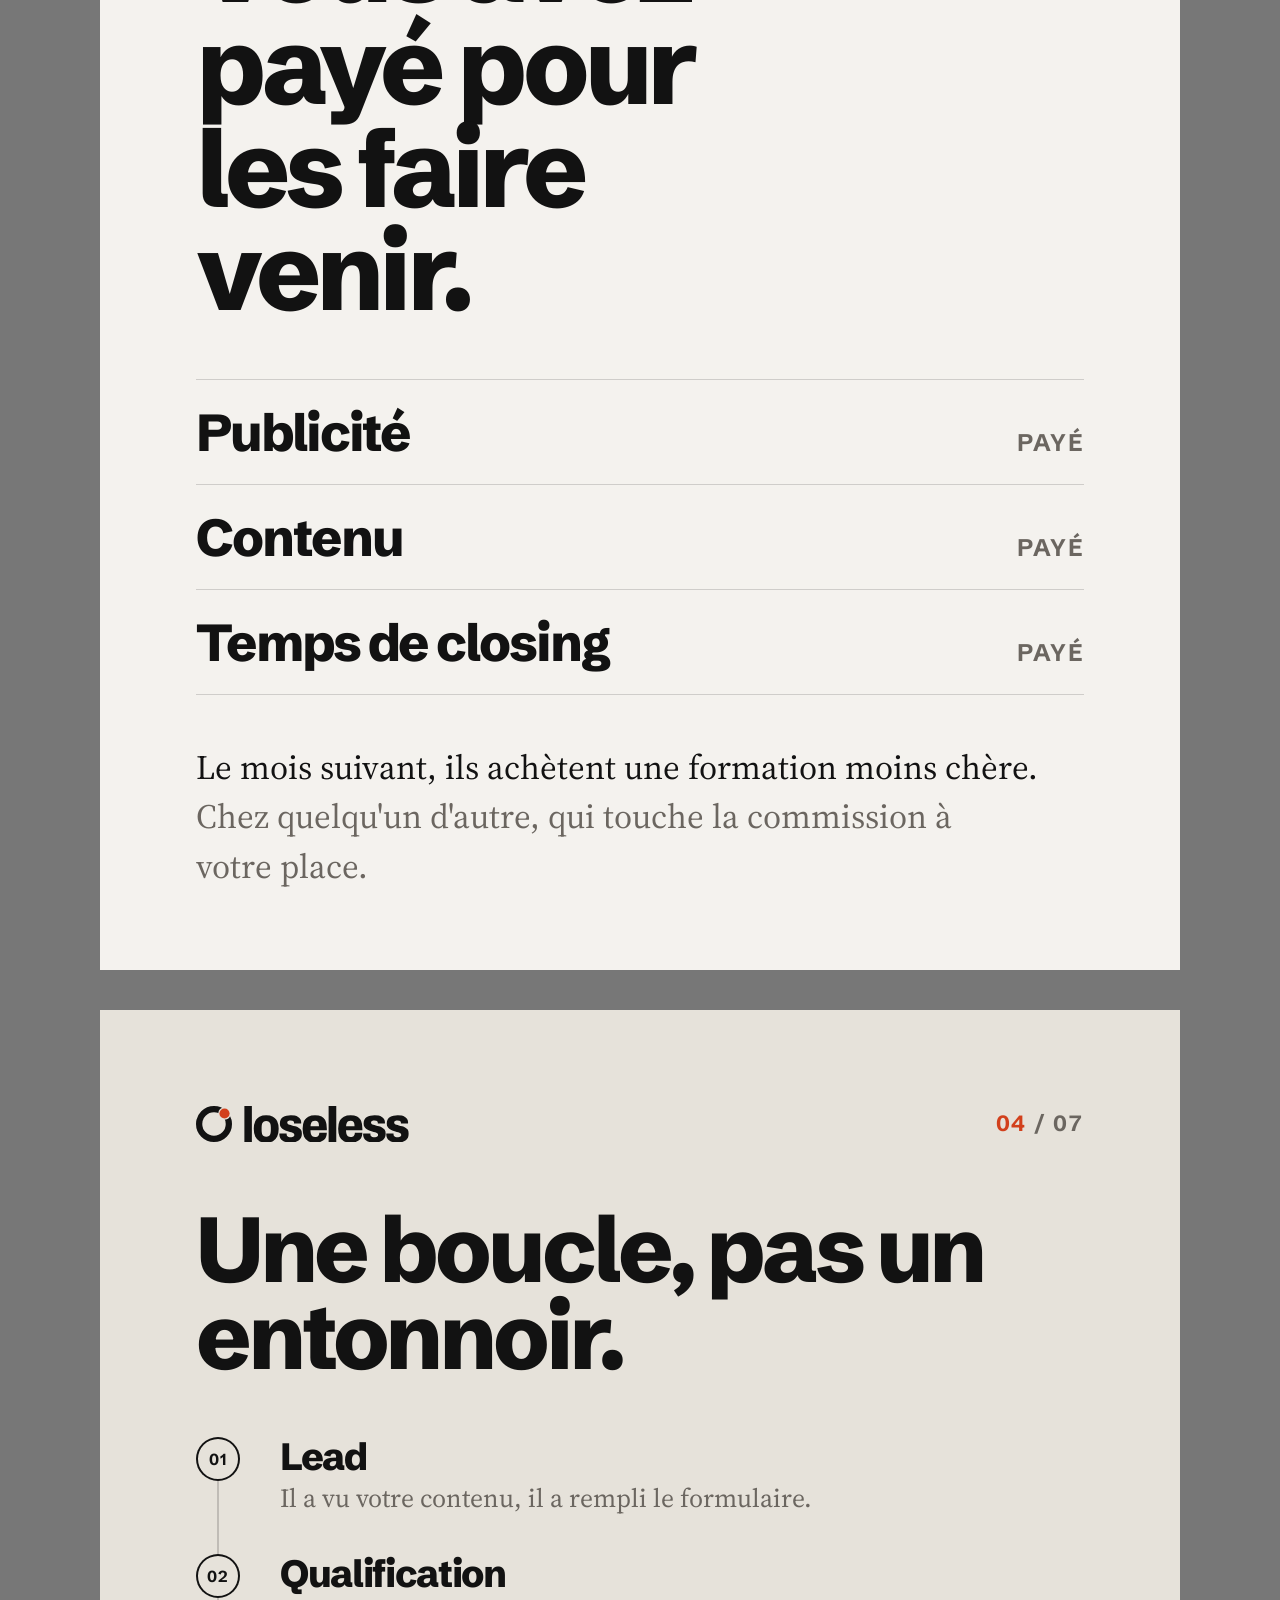
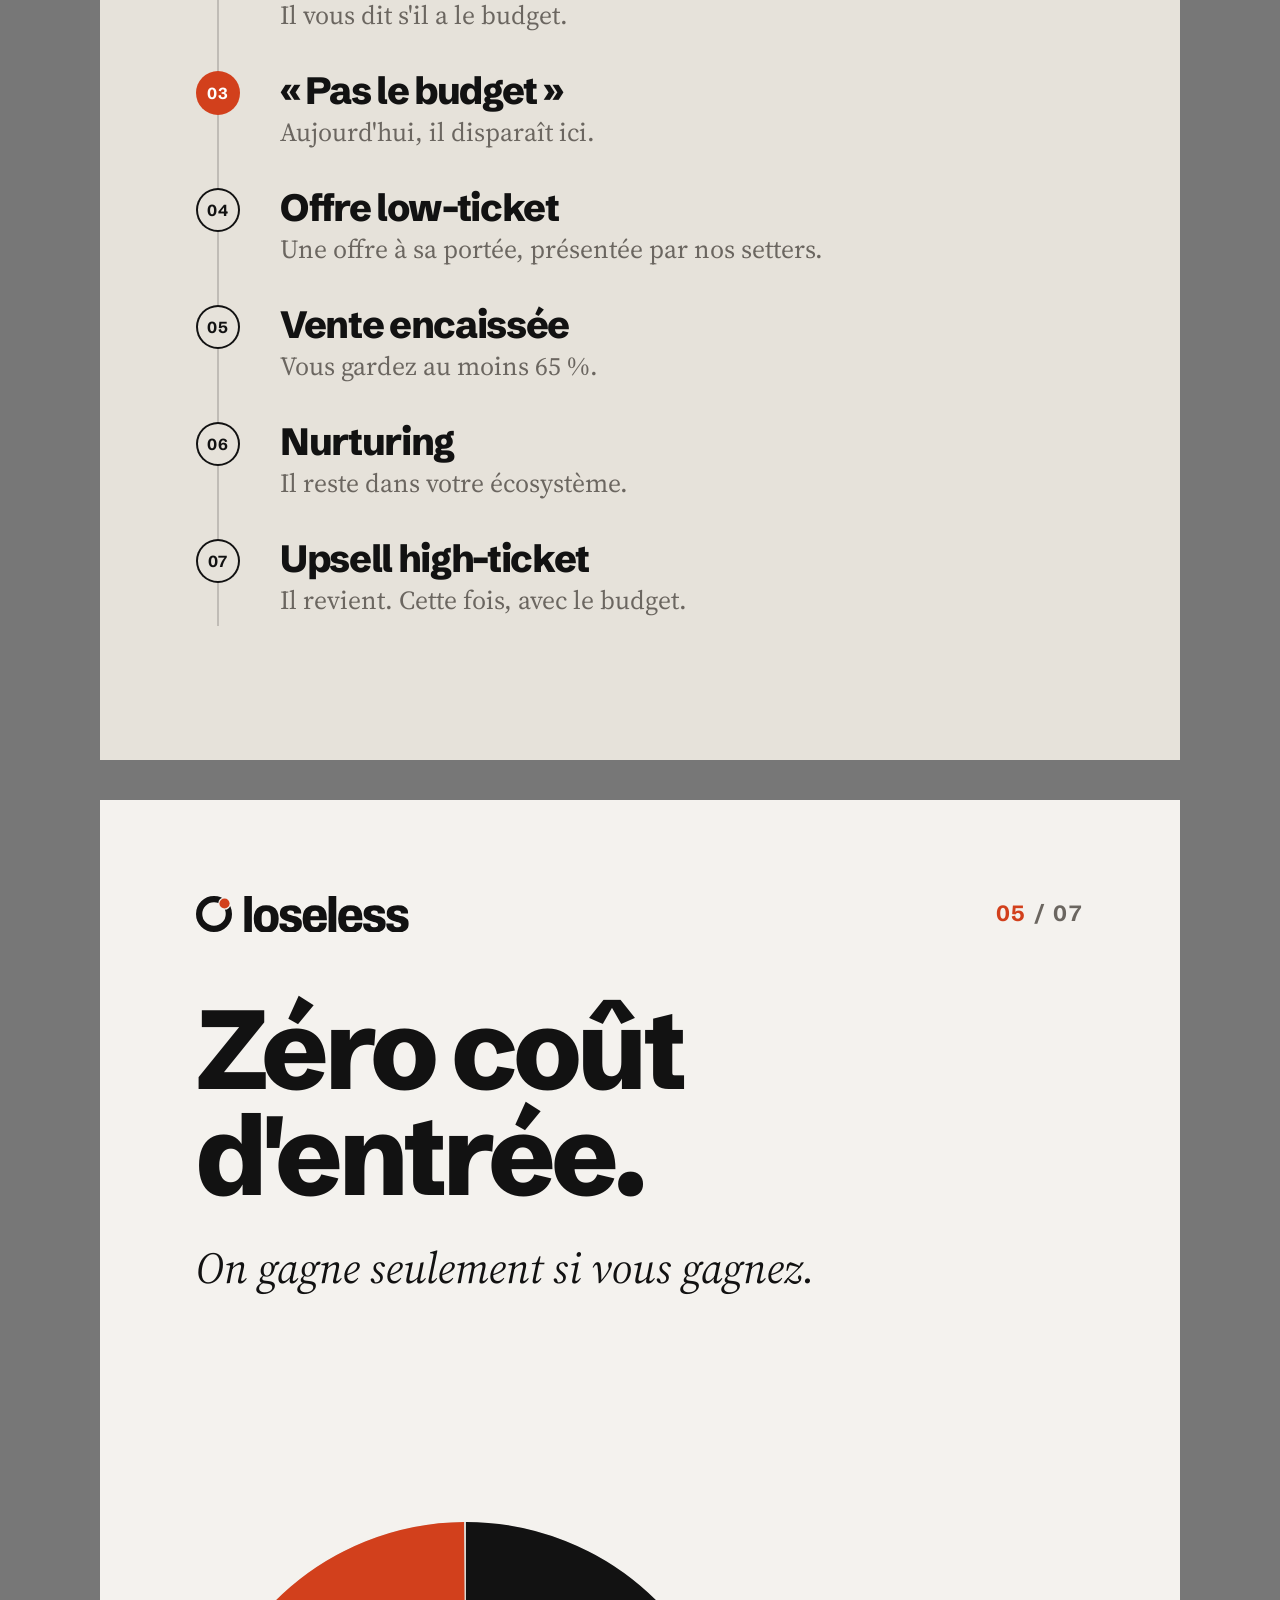
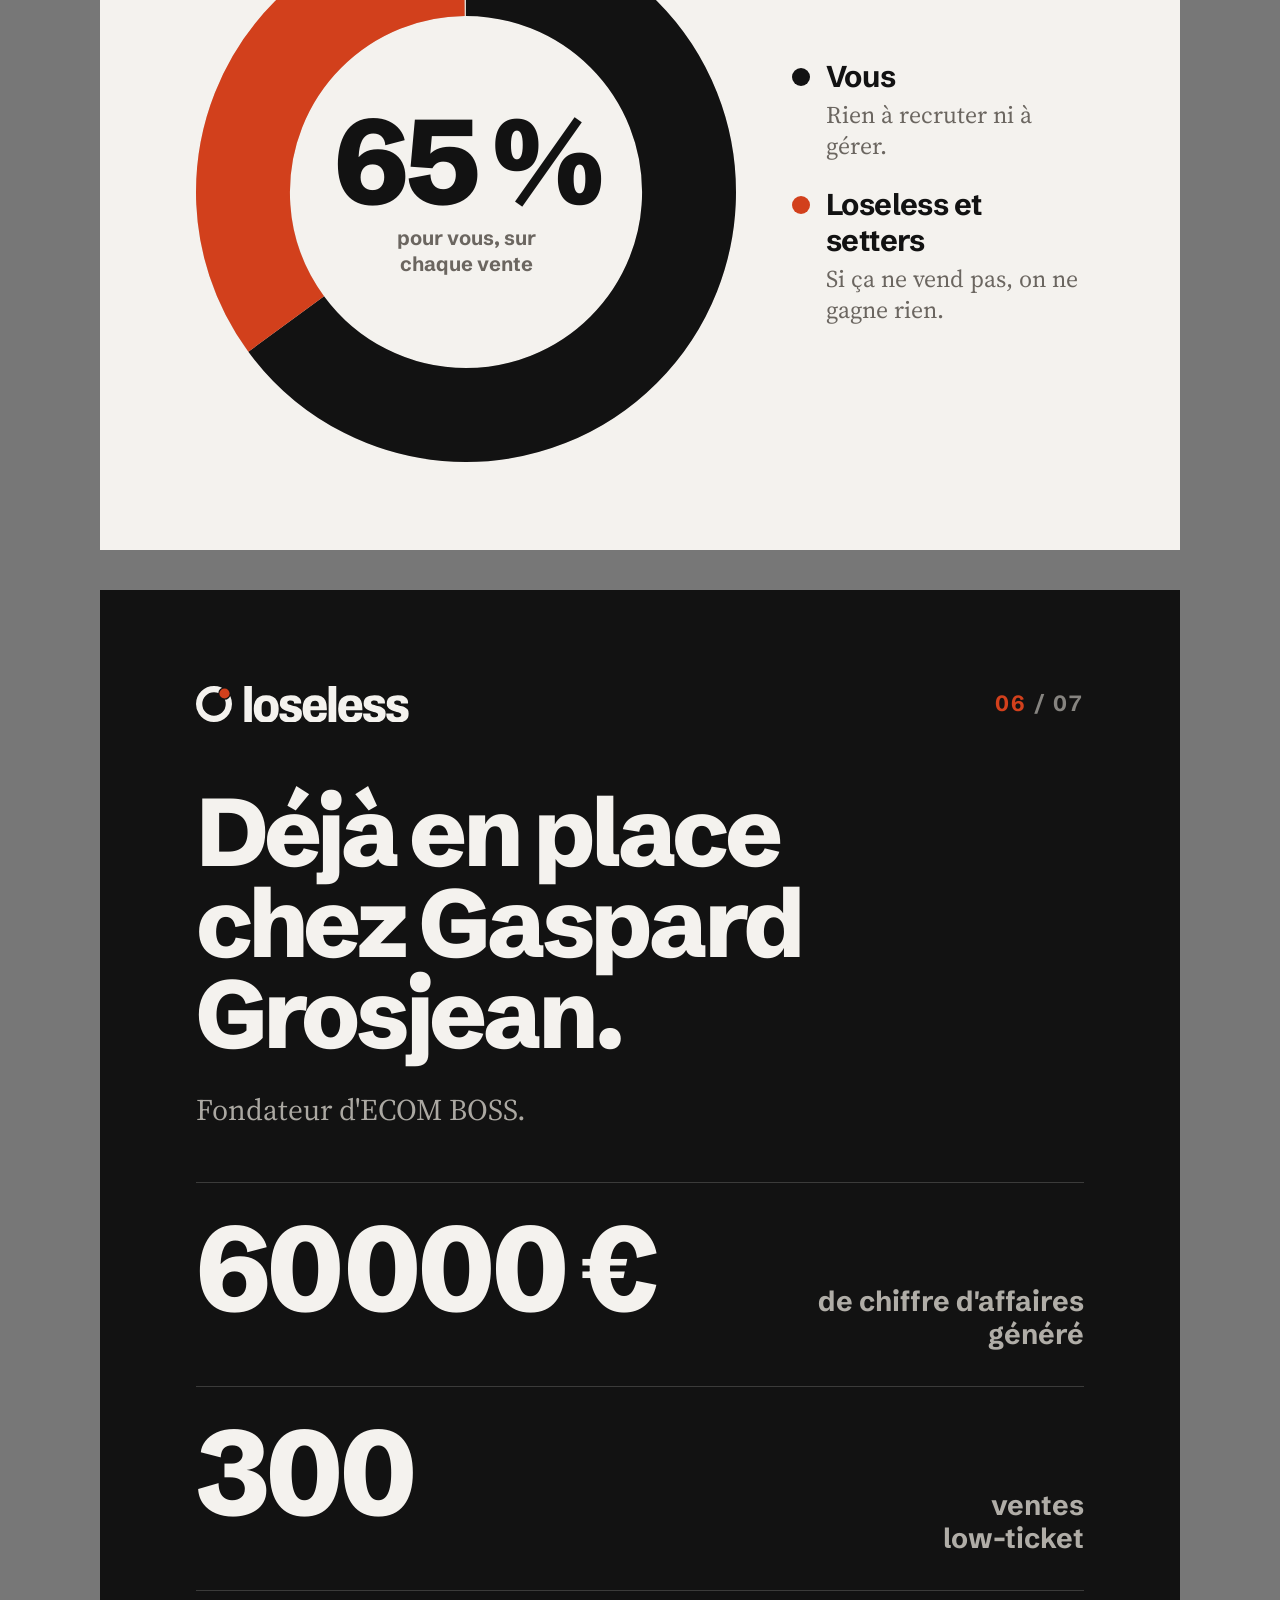
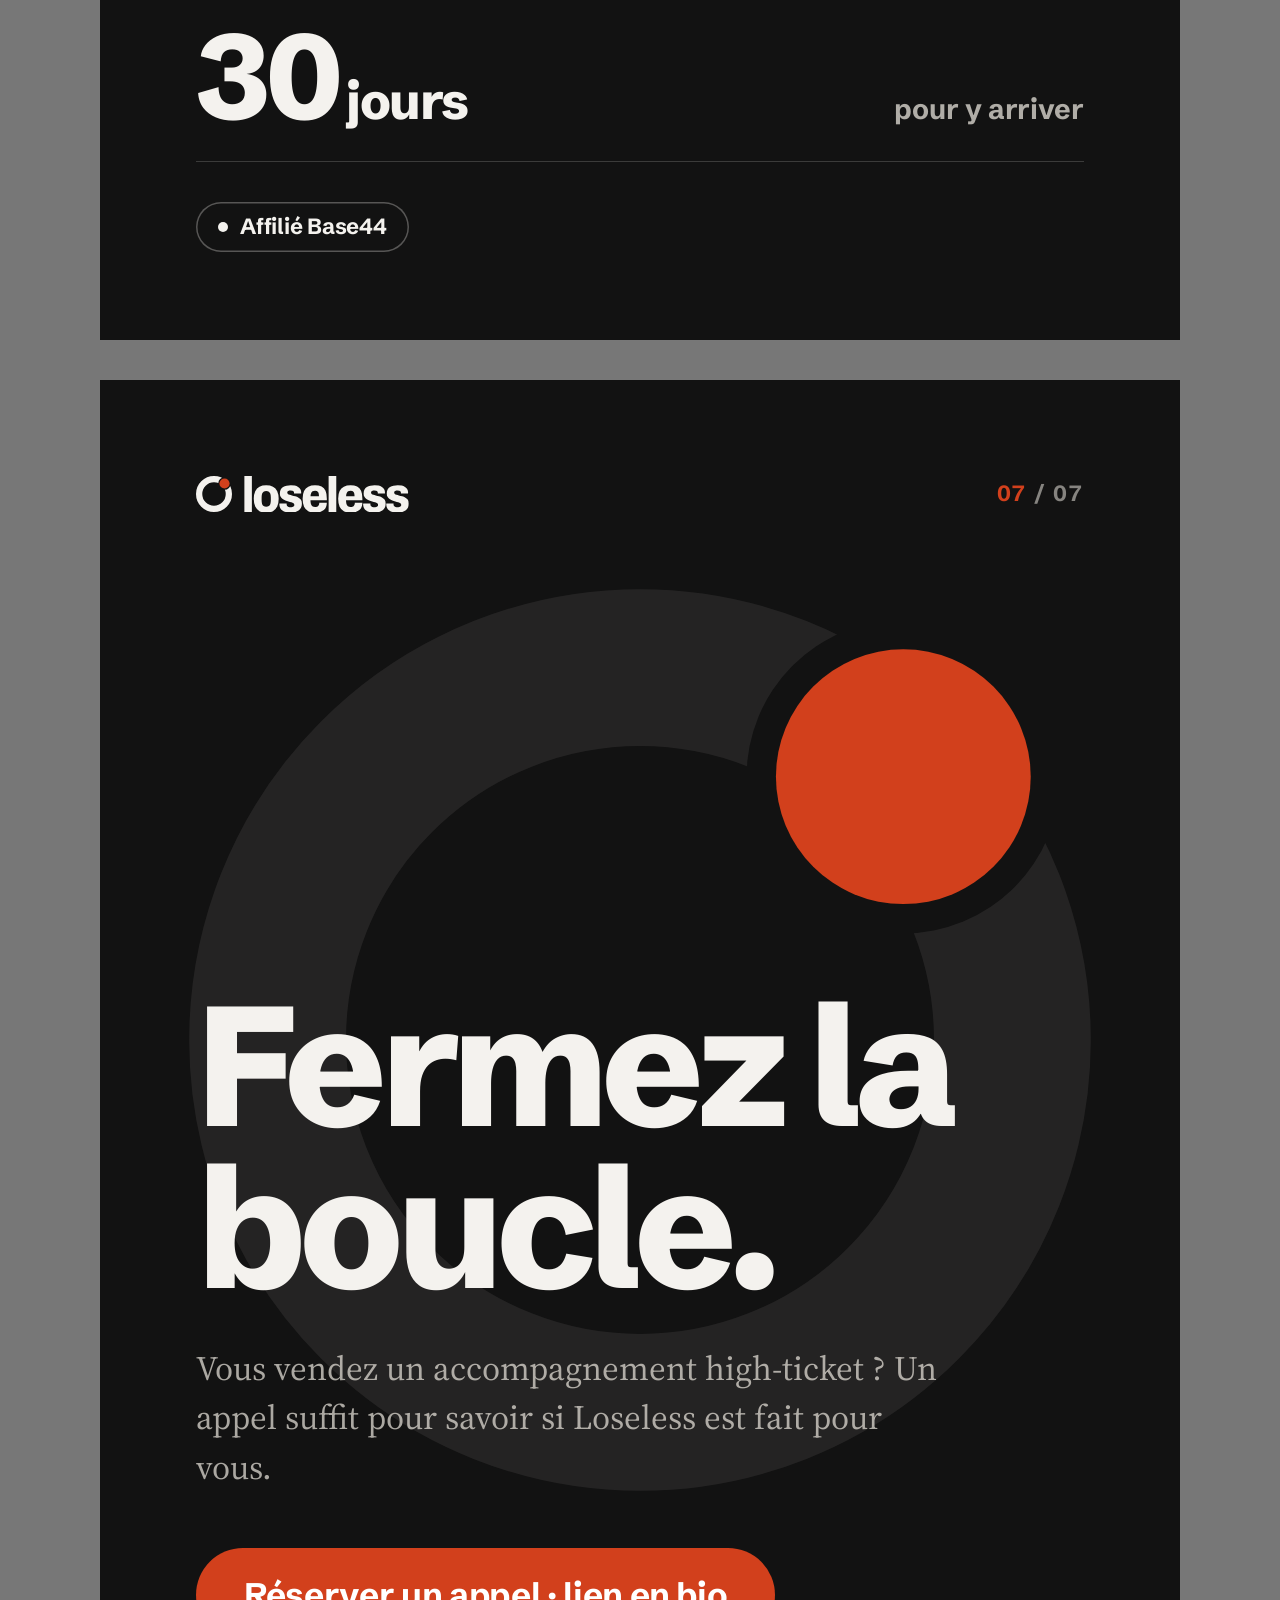
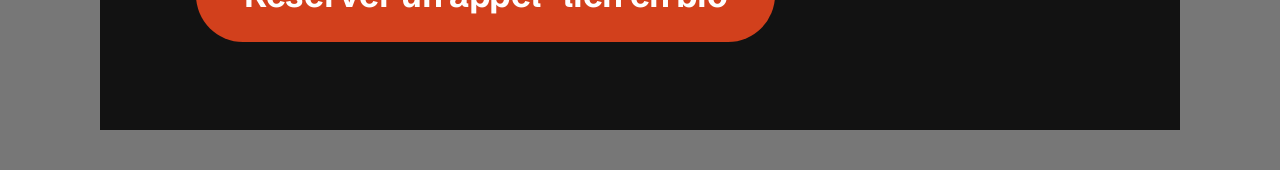
<file: social/post-01/carrousel.html>
<!doctype html><html lang="fr"><head><meta charset="utf-8">
<link rel="stylesheet" href="https://fonts.googleapis.com/css2?family=Schibsted+Grotesk:wght@400..900&family=Source+Serif+4:ital,opsz,wght@0,8..60,400..600;1,8..60,400&display=swap">
<style>
:root{--encre:#121212;--papier:#F4F2EE;--craie:#E6E2DA;--pierre:#6B6660;--v:#D2401C;--sans:"Schibsted Grotesk",sans-serif;--serif:"Source Serif 4",serif}
*{box-sizing:border-box;margin:0;padding:0}
body{background:#777;display:grid;gap:40px;padding:40px;justify-content:center}
.slide{position:relative;width:1080px;height:1350px;overflow:hidden;padding:96px 96px 88px;display:flex;flex-direction:column;background:var(--papier);color:var(--encre);font-family:var(--serif)}
.dark{background:var(--encre);color:var(--papier)} .craie{background:var(--craie)}
.top{display:flex;justify-content:space-between;align-items:center;position:relative;z-index:2}
.logo{display:inline-flex;align-items:center;gap:12px;height:36px} .logo .mark{width:36px;height:36px} .logo .word{height:36px;width:165px}
.count{font:700 22px/1 var(--sans);letter-spacing:.08em;color:var(--pierre)} .count b{color:var(--v)} .dark .count{color:rgba(230,226,218,.55)}
.eyebrow{font:700 24px/1.2 var(--sans);text-transform:uppercase;letter-spacing:.08em;color:var(--v);margin-bottom:36px}
.h{font-family:var(--sans);font-weight:800;letter-spacing:-.045em;line-height:.95}
.body{font-size:34px;line-height:1.45}
.muted{color:var(--pierre)} .dark .muted{color:rgba(230,226,218,.72)}
.grow{flex:1}
.foot{display:flex;justify-content:space-between;align-items:flex-end;font:700 24px/1.3 var(--sans);letter-spacing:-.01em;position:relative;z-index:2}
.rule{height:1px;background:rgba(18,18,18,.16);margin:40px 0} .dark .rule{background:rgba(244,242,238,.18)}
/* 1 */
.ringbg{position:absolute;width:1000px;height:1000px;left:110px;top:120px;color:rgba(244,242,238,.07);z-index:0}
.s1 .h{font-size:132px;margin-top:auto;position:relative;z-index:2}
.s1 .promise{font-style:italic;font-size:46px;line-height:1.2;margin-top:44px;position:relative;z-index:2}
.swipe{display:inline-flex;align-items:center;gap:14px} .swipe i{display:inline-block;width:56px;height:56px;border-radius:50%;background:var(--v);color:#fff;font-style:normal;display:grid;place-items:center;font-size:28px}
/* 2 */
.s2 .big{font:800 400px/.82 var(--sans);letter-spacing:-.06em;color:var(--v);margin-top:auto}
.s2 .h{font-size:64px;margin-top:40px;max-width:15ch}
/* 3 */
.s3 .h{font-size:108px;margin-top:auto;max-width:9ch}
.costs{list-style:none;margin-top:56px} .costs li{display:flex;justify-content:space-between;align-items:baseline;padding:26px 0;border-top:1px solid rgba(18,18,18,.16);font:800 52px/1 var(--sans);letter-spacing:-.04em} .costs li:last-child{border-bottom:1px solid rgba(18,18,18,.16)} .costs li span{font:700 24px/1 var(--sans);letter-spacing:.06em;text-transform:uppercase;color:var(--pierre)}
.s3 .body{margin-top:48px}
/* 4 */
.s4 .h{font-size:92px;margin-top:64px}
.steps{list-style:none;margin-top:56px;position:relative}
.steps::before{content:"";position:absolute;left:21px;top:14px;bottom:30px;width:2px;background:rgba(18,18,18,.18)}
.steps li{display:flex;gap:40px;padding:0 0 38px;position:relative}
.steps .n{flex:none;width:44px;height:44px;border-radius:50%;background:var(--craie);box-shadow:inset 0 0 0 2px var(--encre);display:grid;place-items:center;font:700 16px/1 var(--sans);letter-spacing:.04em;position:relative;z-index:1}
.steps li.hot .n{background:var(--v);box-shadow:none;color:#fff}
.steps h3{font:800 38px/1.05 var(--sans);letter-spacing:-.035em} .steps p{font-size:26px;line-height:1.35;color:var(--pierre);margin-top:4px}
/* 5 */
.s5 .h{font-size:112px;margin-top:64px;max-width:8ch}
.s5 .promise{font-style:italic;font-size:44px;margin-top:28px}
.split{display:flex;align-items:center;gap:56px;margin-top:auto}
.split svg{width:540px;height:540px;flex:none}
.split .c{position:relative;width:540px;height:540px;flex:none}
.split .center{position:absolute;inset:0;display:flex;flex-direction:column;align-items:center;justify-content:center;text-align:center}
.split .center b{font:800 120px/.9 var(--sans);letter-spacing:-.05em} .split .center span{font:700 20px/1.3 var(--sans);color:var(--pierre);margin-top:10px;max-width:9em}
.legend{list-style:none;display:grid;gap:26px} .legend li{font:700 30px/1.2 var(--sans);letter-spacing:-.02em;display:flex;align-items:flex-start;gap:16px} .legend i{width:18px;height:18px;border-radius:50%;flex:none;margin-top:9px}
.legend small{display:block;font:400 24px/1.3 var(--serif);color:var(--pierre);letter-spacing:0;margin-top:4px}
/* 6 */
.s6 .h{font-size:96px;margin-top:64px;max-width:11ch}
.stats{list-style:none;margin-top:auto} .stats li{padding:34px 0;border-top:1px solid rgba(244,242,238,.18);display:flex;align-items:baseline;justify-content:space-between;gap:24px}
.stats b{font:800 120px/.85 var(--sans);letter-spacing:-.05em} .stats b small{font-size:.42em;letter-spacing:-.03em} .stats span{font:700 28px/1.2 var(--sans);color:rgba(230,226,218,.75);text-align:right}
.pill{display:inline-flex;align-items:center;gap:12px;padding:14px 22px;border-radius:999px;box-shadow:inset 0 0 0 1.5px rgba(244,242,238,.3);font:700 22px/1 var(--sans)} .pill i{width:10px;height:10px;border-radius:50%;background:var(--papier)}
/* 7 */
.s7{justify-content:space-between}
.s7 .ringbig{position:absolute;width:980px;height:980px;left:50px;top:170px;color:rgba(244,242,238,.08)}
.s7 .h{font-size:170px;position:relative;z-index:2;margin-top:auto}
.s7 .body{position:relative;z-index:2;margin-top:36px;max-width:22em}
.cta{display:inline-flex;align-items:center;gap:18px;margin-top:56px;padding:30px 48px;border-radius:999px;background:var(--v);color:#fff;font:700 34px/1 var(--sans);letter-spacing:-.01em;position:relative;z-index:2;align-self:flex-start}
</style></head><body>
<svg width="0" height="0" style="position:absolute"><symbol id="wm" viewBox="982.7 0 3309.7 724"><path fill="currentColor" d="M982.7 724L982.7 0L1136.7 0L1136.7 724ZM1424.84 736Q1344.84 736 1289.34 706.5Q1233.84 677 1204.34 615.5Q1174.84 554 1174.84 460Q1174.84 366 1204.34 305Q1233.84 244 1289.34 214.5Q1344.84 185 1424.84 185Q1504.84 185 1560.84 214.5Q1616.84 244 1646.34 305Q1675.84 366 1675.84 460Q1675.84 554 1646.34 615.5Q1616.84 677 1560.84 706.5Q1504.84 736 1424.84 736ZM1424.84 619Q1457.84 619 1478.34 605Q1498.84 591 1508.34 562Q1517.84 533 1517.84 488L1517.84 433Q1517.84 388 1508.34 358.5Q1498.84 329 1478.34 315Q1457.84 301 1424.84 301Q1392.84 301 1371.84 315Q1350.84 329 1341.84 358.5Q1332.84 388 1332.84 433L1332.84 488Q1332.84 533 1341.84 562Q1350.84 591 1371.84 605Q1392.84 619 1424.84 619ZM1913.78 736Q1862.78 736 1821.78 725Q1780.78 714 1751.28 693Q1721.78 672 1705.78 642Q1689.78 612 1689.78 573Q1689.78 569 1690.28 564.5Q1690.78 560 1691.78 555L1835.78 555Q1835.78 559 1835.78 562.5Q1835.78 566 1835.78 569Q1835.78 589 1846.28 602.5Q1856.78 616 1874.78 623Q1892.78 630 1915.78 630Q1932.78 630 1950.28 625.5Q1967.78 621 1979.28 610.5Q1990.78 600 1990.78 582Q1990.78 560 1974.28 548Q1957.78 536 1930.78 528Q1903.78 520 1871.78 512Q1841.78 504 1811.78 493Q1781.78 482 1756.28 464.5Q1730.78 447 1715.28 419.5Q1699.78 392 1699.78 350Q1699.78 305 1717.28 273.5Q1734.78 242 1765.28 222.5Q1795.78 203 1835.28 194Q1874.78 185 1919.78 185Q1962.78 185 1999.78 193.5Q2036.78 202 2066.28 220Q2095.78 238 2112.28 265.5Q2128.78 293 2128.78 330Q2128.78 335 2128.28 341.5Q2127.78 348 2127.78 353L1984.78 353L1984.78 341Q1984.78 324 1975.78 313Q1966.78 302 1951.28 296Q1935.78 290 1915.78 290Q1902.78 290 1891.28 293Q1879.78 296 1869.78 301Q1859.78 306 1854.28 314Q1848.78 322 1848.78 334Q1848.78 350 1860.78 361Q1872.78 372 1895.28 378.5Q1917.78 385 1942.78 393Q1974.78 400 2009.78 409.5Q2044.78 419 2075.28 435Q2105.78 451 2124.28 480Q2142.78 509 2142.78 558Q2142.78 606 2124.78 640.5Q2106.78 675 2075.78 696Q2044.78 717 2003.28 726.5Q1961.78 736 1913.78 736ZM2408.22 736Q2327.22 736 2271.22 707Q2215.22 678 2186.22 617Q2157.22 556 2157.22 460Q2157.22 365 2186.22 304Q2215.22 243 2271.22 214Q2327.22 185 2406.22 185Q2485.22 185 2538.22 212Q2591.22 239 2617.72 298.5Q2644.22 358 2644.22 456L2644.22 490L2315.22 490Q2315.22 535 2324.22 565Q2333.22 595 2353.22 610Q2373.22 625 2408.22 625Q2429.22 625 2444.72 619.5Q2460.22 614 2470.72 602.5Q2481.22 591 2487.22 574.5Q2493.22 558 2492.22 536L2644.22 536Q2643.22 585 2628.22 622.5Q2613.22 660 2583.22 685.5Q2553.22 711 2509.22 723.5Q2465.22 736 2408.22 736ZM2316.22 406L2486.22 406Q2486.22 377 2481.72 356Q2477.22 335 2467.22 321.5Q2457.22 308 2442.22 301.5Q2427.22 295 2407.22 295Q2377.22 295 2357.72 307.5Q2338.22 320 2328.22 344.5Q2318.22 369 2316.22 406ZM2680.08 724L2680.08 0L2834.08 0L2834.08 724ZM3123.22 736Q3042.22 736 2986.22 707Q2930.22 678 2901.22 617Q2872.22 556 2872.22 460Q2872.22 365 2901.22 304Q2930.22 243 2986.22 214Q3042.22 185 3121.22 185Q3200.22 185 3253.22 212Q3306.22 239 3332.72 298.5Q3359.22 358 3359.22 456L3359.22 490L3030.22 490Q3030.22 535 3039.22 565Q3048.22 595 3068.22 610Q3088.22 625 3123.22 625Q3144.22 625 3159.72 619.5Q3175.22 614 3185.72 602.5Q3196.22 591 3202.22 574.5Q3208.22 558 3207.22 536L3359.22 536Q3358.22 585 3343.22 622.5Q3328.22 660 3298.22 685.5Q3268.22 711 3224.22 723.5Q3180.22 736 3123.22 736ZM3031.22 406L3201.22 406Q3201.22 377 3196.72 356Q3192.22 335 3182.22 321.5Q3172.22 308 3157.22 301.5Q3142.22 295 3122.22 295Q3092.22 295 3072.72 307.5Q3053.22 320 3043.22 344.5Q3033.22 369 3031.22 406ZM3598.31 736Q3547.31 736 3506.31 725Q3465.31 714 3435.81 693Q3406.31 672 3390.31 642Q3374.31 612 3374.31 573Q3374.31 569 3374.81 564.5Q3375.31 560 3376.31 555L3520.31 555Q3520.31 559 3520.31 562.5Q3520.31 566 3520.31 569Q3520.31 589 3530.81 602.5Q3541.31 616 3559.31 623Q3577.31 630 3600.31 630Q3617.31 630 3634.81 625.5Q3652.31 621 3663.81 610.5Q3675.31 600 3675.31 582Q3675.31 560 3658.81 548Q3642.31 536 3615.31 528Q3588.31 520 3556.31 512Q3526.31 504 3496.31 493Q3466.31 482 3440.81 464.5Q3415.31 447 3399.81 419.5Q3384.31 392 3384.31 350Q3384.31 305 3401.81 273.5Q3419.31 242 3449.81 222.5Q3480.31 203 3519.81 194Q3559.31 185 3604.31 185Q3647.31 185 3684.31 193.5Q3721.31 202 3750.81 220Q3780.31 238 3796.81 265.5Q3813.31 293 3813.31 330Q3813.31 335 3812.81 341.5Q3812.31 348 3812.31 353L3669.31 353L3669.31 341Q3669.31 324 3660.31 313Q3651.31 302 3635.81 296Q3620.31 290 3600.31 290Q3587.31 290 3575.81 293Q3564.31 296 3554.31 301Q3544.31 306 3538.81 314Q3533.31 322 3533.31 334Q3533.31 350 3545.31 361Q3557.31 372 3579.81 378.5Q3602.31 385 3627.31 393Q3659.31 400 3694.31 409.5Q3729.31 419 3759.81 435Q3790.31 451 3808.81 480Q3827.31 509 3827.31 558Q3827.31 606 3809.31 640.5Q3791.31 675 3760.31 696Q3729.31 717 3687.81 726.5Q3646.31 736 3598.31 736ZM4063.46 736Q4012.46 736 3971.46 725Q3930.46 714 3900.96 693Q3871.46 672 3855.46 642Q3839.46 612 3839.46 573Q3839.46 569 3839.96 564.5Q3840.46 560 3841.46 555L3985.46 555Q3985.46 559 3985.46 562.5Q3985.46 566 3985.46 569Q3985.46 589 3995.96 602.5Q4006.46 616 4024.46 623Q4042.46 630 4065.46 630Q4082.46 630 4099.96 625.5Q4117.46 621 4128.96 610.5Q4140.46 600 4140.46 582Q4140.46 560 4123.96 548Q4107.46 536 4080.46 528Q4053.46 520 4021.46 512Q3991.46 504 3961.46 493Q3931.46 482 3905.96 464.5Q3880.46 447 3864.96 419.5Q3849.46 392 3849.46 350Q3849.46 305 3866.96 273.5Q3884.46 242 3914.96 222.5Q3945.46 203 3984.96 194Q4024.46 185 4069.46 185Q4112.46 185 4149.46 193.5Q4186.46 202 4215.96 220Q4245.46 238 4261.96 265.5Q4278.46 293 4278.46 330Q4278.46 335 4277.96 341.5Q4277.46 348 4277.46 353L4134.46 353L4134.46 341Q4134.46 324 4125.46 313Q4116.46 302 4100.96 296Q4085.46 290 4065.46 290Q4052.46 290 4040.96 293Q4029.46 296 4019.46 301Q4009.46 306 4003.96 314Q3998.46 322 3998.46 334Q3998.46 350 4010.46 361Q4022.46 372 4044.96 378.5Q4067.46 385 4092.46 393Q4124.46 400 4159.46 409.5Q4194.46 419 4224.96 435Q4255.46 451 4273.96 480Q4292.46 509 4292.46 558Q4292.46 606 4274.46 640.5Q4256.46 675 4225.46 696Q4194.46 717 4152.96 726.5Q4111.46 736 4063.46 736Z"/></symbol></svg>

<section class="slide dark s1" id="s1"><svg class="ringbg" viewBox="0 0 100 100"><defs><mask id="gbg" maskUnits="userSpaceOnUse" x="-10" y="-10" width="120" height="120"><rect x="-10" y="-10" width="120" height="120" fill="#fff"/><circle cx="76.87" cy="23.13" r="16" fill="#000"/></mask></defs><circle cx="50" cy="50" r="38" fill="none" stroke="currentColor" stroke-width="16" mask="url(#gbg)"/><circle cx="76.87" cy="23.13" r="13" fill="#D2401C"/></svg><div class="top"><span class="logo"><svg class="mark" viewBox="4 4 92 92"><defs><mask id="g1" maskUnits="userSpaceOnUse" x="-10" y="-10" width="120" height="120"><rect x="-10" y="-10" width="120" height="120" fill="#fff"/><circle cx="76.87" cy="23.13" r="16" fill="#000"/></mask></defs><circle cx="50" cy="50" r="38" fill="none" stroke="currentColor" stroke-width="16" mask="url(#g1)"/><circle cx="76.87" cy="23.13" r="13" fill="#D2401C"/></svg><svg class="word" viewBox="0 0 3309.7 724"><use href="#wm"/></svg></span><span class="count"><b>01</b> / 07</span></div>
  <h1 class="h">Un «&nbsp;pas le budget&nbsp;» n'est pas un&nbsp;non.</h1>
  <p class="promise">Aucun revenu laissé sur la table.</p>
  <div class="rule"></div>
  <div class="foot"><span class="muted">Agence d'affiliation<br>pour business high-ticket</span><span class="swipe">Glissez <i>→</i></span></div>
</section>

<section class="slide s2" id="s2"><div class="top"><span class="logo"><svg class="mark" viewBox="4 4 92 92"><defs><mask id="g2" maskUnits="userSpaceOnUse" x="-10" y="-10" width="120" height="120"><rect x="-10" y="-10" width="120" height="120" fill="#fff"/><circle cx="76.87" cy="23.13" r="16" fill="#000"/></mask></defs><circle cx="50" cy="50" r="38" fill="none" stroke="currentColor" stroke-width="16" mask="url(#g2)"/><circle cx="76.87" cy="23.13" r="13" fill="#D2401C"/></svg><svg class="word" viewBox="0 0 3309.7 724"><use href="#wm"/></svg></span><span class="count"><b>02</b> / 07</span></div>
  <p class="eyebrow" style="margin-top:96px">Le problème</p>
  <div class="big">80&nbsp;%</div>
  <p class="h">des leads en appel de vente repartent sans rien acheter.</p>
  <div class="rule"></div>
  <p class="body muted">Dont <b style="color:var(--encre)">70&nbsp;%</b> pour une question de budget.</p>
</section>

<section class="slide s3" id="s3"><div class="top"><span class="logo"><svg class="mark" viewBox="4 4 92 92"><defs><mask id="g3" maskUnits="userSpaceOnUse" x="-10" y="-10" width="120" height="120"><rect x="-10" y="-10" width="120" height="120" fill="#fff"/><circle cx="76.87" cy="23.13" r="16" fill="#000"/></mask></defs><circle cx="50" cy="50" r="38" fill="none" stroke="currentColor" stroke-width="16" mask="url(#g3)"/><circle cx="76.87" cy="23.13" r="13" fill="#D2401C"/></svg><svg class="word" viewBox="0 0 3309.7 724"><use href="#wm"/></svg></span><span class="count"><b>03</b> / 07</span></div>
  <p class="eyebrow" style="margin-top:96px">Ce que ça vous coûte</p>
  <h2 class="h" style="margin-top:0">Vous avez payé pour les faire venir.</h2>
  <ul class="costs"><li>Publicité <span>payé</span></li><li>Contenu <span>payé</span></li><li>Temps de closing <span>payé</span></li></ul>
  <p class="body">Le mois suivant, ils achètent une formation moins chère. <span class="muted">Chez quelqu'un d'autre, qui touche la commission à votre&nbsp;place.</span></p>
</section>

<section class="slide craie s4" id="s4"><div class="top"><span class="logo"><svg class="mark" viewBox="4 4 92 92"><defs><mask id="g4" maskUnits="userSpaceOnUse" x="-10" y="-10" width="120" height="120"><rect x="-10" y="-10" width="120" height="120" fill="#fff"/><circle cx="76.87" cy="23.13" r="16" fill="#000"/></mask></defs><circle cx="50" cy="50" r="38" fill="none" stroke="currentColor" stroke-width="16" mask="url(#g4)"/><circle cx="76.87" cy="23.13" r="13" fill="#D2401C"/></svg><svg class="word" viewBox="0 0 3309.7 724"><use href="#wm"/></svg></span><span class="count"><b>04</b> / 07</span></div>
  <h2 class="h">Une boucle, pas un entonnoir.</h2>
  <ol class="steps"><li class=""><span class="n">01</span><div><h3>Lead</h3><p>Il a vu votre contenu, il a rempli le formulaire.</p></div></li><li class=""><span class="n">02</span><div><h3>Qualification</h3><p>Il vous dit s'il a le budget.</p></div></li><li class="hot"><span class="n">03</span><div><h3>«&nbsp;Pas le budget&nbsp;»</h3><p>Aujourd'hui, il disparaît ici.</p></div></li><li class=""><span class="n">04</span><div><h3>Offre low-ticket</h3><p>Une offre à sa portée, présentée par nos setters.</p></div></li><li class=""><span class="n">05</span><div><h3>Vente encaissée</h3><p>Vous gardez au moins 65&nbsp;%.</p></div></li><li class=""><span class="n">06</span><div><h3>Nurturing</h3><p>Il reste dans votre écosystème.</p></div></li><li class=""><span class="n">07</span><div><h3>Upsell high-ticket</h3><p>Il revient. Cette fois, avec le budget.</p></div></li></ol>
</section>

<section class="slide s5" id="s5"><div class="top"><span class="logo"><svg class="mark" viewBox="4 4 92 92"><defs><mask id="g5" maskUnits="userSpaceOnUse" x="-10" y="-10" width="120" height="120"><rect x="-10" y="-10" width="120" height="120" fill="#fff"/><circle cx="76.87" cy="23.13" r="16" fill="#000"/></mask></defs><circle cx="50" cy="50" r="38" fill="none" stroke="currentColor" stroke-width="16" mask="url(#g5)"/><circle cx="76.87" cy="23.13" r="13" fill="#D2401C"/></svg><svg class="word" viewBox="0 0 3309.7 724"><use href="#wm"/></svg></span><span class="count"><b>05</b> / 07</span></div>
  <h2 class="h">Zéro coût d'entrée.</h2>
  <p class="promise">On gagne seulement si vous gagnez.</p>
  <div class="split">
    <div class="c"><svg viewBox="4 4 92 92"><circle cx="50" cy="50" r="38" fill="none" stroke="rgba(107,102,96,.2)" stroke-width="16"/><g transform="rotate(-90 50 50)"><circle cx="50" cy="50" r="38" fill="none" stroke="#121212" stroke-width="16" pathLength="100" stroke-dasharray="65 100"/><circle cx="50" cy="50" r="38" fill="none" stroke="#D2401C" stroke-width="16" pathLength="100" stroke-dasharray="35 100" stroke-dashoffset="-65"/></g></svg>
      <div class="center"><b>65&nbsp;%</b><span>pour vous, sur chaque vente</span></div></div>
    <ul class="legend"><li><i style="background:var(--encre)"></i><div>Vous<small>Rien à recruter ni à gérer.</small></div></li><li><i style="background:var(--v)"></i><div>Loseless et setters<small>Si ça ne vend pas, on ne gagne rien.</small></div></li></ul>
  </div>
</section>

<section class="slide dark s6" id="s6"><div class="top"><span class="logo"><svg class="mark" viewBox="4 4 92 92"><defs><mask id="g6" maskUnits="userSpaceOnUse" x="-10" y="-10" width="120" height="120"><rect x="-10" y="-10" width="120" height="120" fill="#fff"/><circle cx="76.87" cy="23.13" r="16" fill="#000"/></mask></defs><circle cx="50" cy="50" r="38" fill="none" stroke="currentColor" stroke-width="16" mask="url(#g6)"/><circle cx="76.87" cy="23.13" r="13" fill="#D2401C"/></svg><svg class="word" viewBox="0 0 3309.7 724"><use href="#wm"/></svg></span><span class="count"><b>06</b> / 07</span></div>
  <h2 class="h">Déjà en place chez Gaspard Grosjean.</h2>
  <p class="body muted" style="margin-top:28px;font-size:30px">Fondateur d'ECOM&nbsp;BOSS.</p>
  <ul class="stats">
    <li><b>60&#8239;000&nbsp;€</b><span>de chiffre d'affaires<br>généré</span></li>
    <li><b>300</b><span>ventes<br>low-ticket</span></li>
    <li><b>30<small>&nbsp;jours</small></b><span>pour y arriver</span></li>
  </ul>
  <div class="rule" style="margin-top:0"></div>
  <div class="foot"><span class="pill"><i></i>Affilié Base44</span></div>
</section>

<section class="slide dark s7" id="s7"><svg class="ringbig" viewBox="0 0 100 100"><defs><mask id="g7b" maskUnits="userSpaceOnUse" x="-10" y="-10" width="120" height="120"><rect x="-10" y="-10" width="120" height="120" fill="#fff"/><circle cx="76.87" cy="23.13" r="16" fill="#000"/></mask></defs><circle cx="50" cy="50" r="38" fill="none" stroke="currentColor" stroke-width="16" mask="url(#g7b)"/><circle cx="76.87" cy="23.13" r="13" fill="#D2401C"/></svg><div class="top"><span class="logo"><svg class="mark" viewBox="4 4 92 92"><defs><mask id="g7" maskUnits="userSpaceOnUse" x="-10" y="-10" width="120" height="120"><rect x="-10" y="-10" width="120" height="120" fill="#fff"/><circle cx="76.87" cy="23.13" r="16" fill="#000"/></mask></defs><circle cx="50" cy="50" r="38" fill="none" stroke="currentColor" stroke-width="16" mask="url(#g7)"/><circle cx="76.87" cy="23.13" r="13" fill="#D2401C"/></svg><svg class="word" viewBox="0 0 3309.7 724"><use href="#wm"/></svg></span><span class="count"><b>07</b> / 07</span></div>
  <h2 class="h">Fermez la boucle.</h2>
  <p class="body muted">Vous vendez un accompagnement high&#8209;ticket&nbsp;? Un appel suffit pour savoir si Loseless est fait pour vous.</p>
  <span class="cta">Réserver un appel · lien en bio</span>
</section>
</body></html>
</file>
<file: styles.css>
/* LOSELESS — charte v1.0 */

:root {
  --encre: #121212;
  --papier: #F4F2EE;
  --craie: #E6E2DA;
  --pierre: #6B6660;
  --vermillon: #D2401C;

  --ease: cubic-bezier(0.22, 1, 0.36, 1);
  --sans: "Schibsted Grotesk", ui-sans-serif, system-ui, sans-serif;
  --serif: "Source Serif 4", Georgia, "Times New Roman", serif;

  --gutter: clamp(16px, 4.4vw, 64px);
  --maxw: 1360px;
  --header-h: 76px;
  --overlap: 14vh;
  --section-y: clamp(96px, 16vh, 184px);
}

*, *::before, *::after { box-sizing: border-box; }

html {
  background: var(--papier);
  -webkit-text-size-adjust: 100%;
  overflow-x: clip;
}
html.lenis, html.lenis body { height: auto; }
.lenis.lenis-smooth { scroll-behavior: auto !important; }
.lenis.lenis-stopped { overflow: hidden; }

body {
  margin: 0;
  background: var(--papier);
  color: var(--encre);
  font-family: var(--serif);
  font-size: 18px;
  line-height: 1.55;
  font-optical-sizing: auto;
  -webkit-font-smoothing: antialiased;
  -moz-osx-font-smoothing: grayscale;
  text-rendering: optimizeLegibility;
  overflow-x: clip;
}

h1, h2, h3 { margin: 0; font-family: var(--sans); font-weight: 800; }
p, ol, ul, dl, dd, figure { margin: 0; padding: 0; }
ol, ul { list-style: none; }
a { color: inherit; }
button { font: inherit; color: inherit; }
svg { display: block; }

::selection { background: var(--encre); color: var(--papier); }

[tabindex="-1"]:focus { outline: none; }

:focus-visible {
  outline: 2px solid var(--vermillon);
  outline-offset: 4px;
  border-radius: 4px;
}

.sr-only {
  position: absolute !important;
  width: 1px; height: 1px;
  overflow: hidden; clip: rect(0 0 0 0);
  white-space: nowrap; margin: -1px; padding: 0; border: 0;
}

.skip {
  position: fixed; left: 16px; top: 16px; z-index: 100;
  padding: 12px 18px; border-radius: 999px;
  background: var(--encre); color: var(--papier);
  font: 700 16px/1 var(--sans); text-decoration: none;
  transform: translateY(-160%);
  transition: transform .6s var(--ease);
}
.skip:focus-visible { transform: none; }

.wrap {
  width: 100%;
  max-width: var(--maxw);
  margin: 0 auto;
  padding: 0 var(--gutter);
}

/* ---------- Typo ---------- */

.eyebrow {
  font: 700 14px/1.2 var(--sans);
  text-transform: uppercase;
  letter-spacing: .08em;
  color: var(--vermillon);
  margin-bottom: 28px;
}

.h2 {
  font-size: clamp(40px, 6.2vw, 92px);
  line-height: .96;
  letter-spacing: -.045em;
  max-width: 15ch;
  text-wrap: balance;
}
.h2--narrow { max-width: 12ch; }
.h2--mid { font-size: clamp(36px, 4.8vw, 72px); max-width: 20ch; }

.body { max-width: 34em; }
.h2 + .body { margin-top: 32px; }
.body + .body { margin-top: 1em; }

.promise {
  font-family: var(--serif);
  font-style: italic;
  font-weight: 400;
  letter-spacing: -.01em;
}

.kicker {
  font: 800 clamp(22px, 2vw, 26px)/1.2 var(--sans);
  letter-spacing: -.03em;
  margin-top: 28px;
}

.ph { color: var(--pierre); font-style: normal; }

/* Lignes découpées par SplitText */
.split-line { padding-bottom: .06em; margin-bottom: -.06em; }

/* ---------- Liens & boutons ---------- */

.link {
  position: relative;
  display: inline-block;
  font: 700 16px/1.2 var(--sans);
  letter-spacing: -.01em;
  text-decoration: none;
  padding: 4px 0;
}
.link::after {
  content: "";
  position: absolute; left: 0; right: 0; bottom: 0;
  height: 1.5px;
  background: currentColor;
  transform: scaleX(0);
  transform-origin: right center;
  transition: transform .7s var(--ease);
}
.link:hover::after, .link:focus-visible::after { transform: scaleX(1); transform-origin: left center; }

/* Secondaire : texte souligné en permanence, le soulignement repart au survol */
.link--strong::after { transform: scaleX(1); transform-origin: left center; }
.link--strong:hover::after { animation: underline-run .9s var(--ease); }
@keyframes underline-run {
  0% { transform: scaleX(1); transform-origin: right center; }
  45% { transform: scaleX(0); transform-origin: right center; }
  46% { transform: scaleX(0); transform-origin: left center; }
  100% { transform: scaleX(1); transform-origin: left center; }
}

.btn {
  position: relative;
  display: inline-flex;
  align-items: center;
  justify-content: center;
  font: 700 16px/1 var(--sans);
  letter-spacing: -.01em;
  text-decoration: none;
  white-space: nowrap;
  border: 0;
  border-radius: 999px;
  padding: 21px 32px;
  cursor: pointer;
  will-change: transform;
}
.btn--primary { background: var(--vermillon); color: #fff; }
.btn--sm { padding: 13px 20px; }
.btn--lg { padding: 26px 44px; }

/* Libellé qui roule au survol : le texte et sa copie (ombre) glissent d'un cran */
.btn__label {
  position: relative;
  display: inline-block;
  overflow: hidden;
  line-height: 1.2;
  color: transparent;
  text-shadow: 0 0 0 #fff, 0 1.2em 0 #fff;
  transition: text-shadow .7s var(--ease);
}
.btn:hover .btn__label,
.btn:focus-visible .btn__label { text-shadow: 0 -1.2em 0 #fff, 0 0 0 #fff; }

/* ---------- Logo ---------- */

.logo {
  --h: 26px; /* hauteur du symbole = hauteur du logotype, comme le fichier officiel */
  display: inline-flex;
  align-items: center;
  gap: calc(var(--h) * .357);
  color: inherit;
  text-decoration: none;
  line-height: 0;
}
.logo .mark { width: var(--h); height: var(--h); flex: none; }
.logo__word { display: block; height: var(--h); width: calc(var(--h) * 4.571); }

/* ---------- Loader ---------- */

.loader { display: none; }
html.motion .loader {
  position: fixed; inset: 0; z-index: 90;
  display: grid; place-items: center;
  background: var(--encre);
  color: var(--papier);
  pointer-events: none;
}
.loader__mark { width: 104px; height: 104px; overflow: visible; position: relative; }
html.motion .loader__mark { visibility: hidden; }

/* ---------- Curseur ---------- */

.cursor { display: none; }
html.has-cursor .cursor {
  display: block;
  position: fixed; left: 0; top: 0; z-index: 95;
  pointer-events: none;
}
html.has-cursor, html.has-cursor * { cursor: none !important; }
.cursor__dot, .cursor__ring {
  position: fixed; left: 0; top: 0;
  border-radius: 50%;
  opacity: 0;
  transition: opacity .4s var(--ease);
}
.cursor__dot {
  width: 10px; height: 10px; margin: -5px 0 0 -5px;
  background: var(--vermillon);
}
.cursor__ring {
  width: 48px; height: 48px; margin: -24px 0 0 -24px;
  border: 1.5px solid var(--vermillon);
}
.cursor.is-visible .cursor__dot { opacity: 1; }
.cursor.is-visible.is-hover .cursor__ring { opacity: 1; }
.cursor__dot, .cursor__ring { will-change: transform; }

/* ---------- Progression ---------- */

.progress { display: none; }
html.motion .progress {
  display: block;
  position: fixed; z-index: 60;
  right: 22px; top: 50%;
  width: 10px; height: 34vh;
  transform: translateY(-50%);
  pointer-events: none;
}
.progress__bar {
  position: absolute; left: 4.5px; top: 0; bottom: 0;
  width: 1px;
  background: rgba(107, 102, 96, .45);
  transform-origin: top center;
}
.progress__dot {
  position: absolute; left: 0; top: -5px;
  width: 10px; height: 10px; border-radius: 50%;
  background: var(--vermillon);
}
@media (max-width: 899px) {
  html.motion .progress {
    right: auto; left: 0; top: 0;
    width: 100%; height: 10px;
    transform: none;
  }
  .progress__bar { left: 0; right: 0; top: 0; bottom: auto; width: auto; height: 2px; transform-origin: left center; background: var(--vermillon); }
  .progress__dot { display: none; }
}

/* ---------- Header ---------- */

.site-header {
  position: fixed; left: 0; right: 0; top: 0; z-index: 70;
  height: var(--header-h);
  color: var(--papier);
  transition: transform .8s var(--ease), color .6s var(--ease);
}
.site-header::before {
  content: "";
  position: absolute; inset: 0;
  background: rgba(244, 242, 238, .86);
  -webkit-backdrop-filter: blur(18px);
  backdrop-filter: blur(18px);
  box-shadow: 0 1px 0 rgba(18, 18, 18, .07);
  opacity: 0;
  transition: opacity .6s var(--ease);
}
.site-header.is-scrolled { color: var(--encre); }
.site-header.is-scrolled::before { opacity: 1; }
/* pendant le retrait du hero : fond presque opaque, sans flou (le flou serait recalculé à chaque image) */
html.hero-leaving .site-header::before { -webkit-backdrop-filter: none; backdrop-filter: none; background: rgba(244, 242, 238, .97); }
.site-header.is-hidden { transform: translateY(-101%); }
/* header sombre (étape formulaire de la page de réservation) */
.site-header.is-dark { color: var(--papier); --lang-on: var(--encre); }
.site-header.is-dark::before { opacity: 1; background: rgba(18, 18, 18, .86); box-shadow: 0 1px 0 rgba(244, 242, 238, .08); }
.site-header:focus-within { transform: none; }

.site-header__inner {
  position: relative;
  height: 100%;
  max-width: var(--maxw);
  margin: 0 auto;
  padding: 0 var(--gutter);
  display: flex;
  align-items: center;
  justify-content: space-between;
  gap: 24px;
}
.nav { display: flex; gap: 36px; margin-left: auto; margin-right: 12px; }

/* Sélecteur de langue : pilule FR | EN, la pastille se pose sur la langue active */
.site-header { --lang-on: var(--encre); }
.site-header.is-scrolled { --lang-on: var(--papier); }
.lang {
  position: relative;
  display: inline-flex;
  flex: none;
  padding: 3px;
  border-radius: 999px;
  box-shadow: inset 0 0 0 1px color-mix(in srgb, currentColor 30%, transparent);
  isolation: isolate;
}
.lang__thumb {
  position: absolute; z-index: 0;
  top: 3px; left: 3px;
  width: 38px; height: 30px;
  border-radius: 999px;
  background: currentColor;
  transition: transform .6s var(--ease);
}
/* le point vermillon du logo, posé sur la pastille */
.lang__thumb::after {
  content: "";
  position: absolute; top: -2px; right: -1px;
  width: 8px; height: 8px; border-radius: 50%;
  background: var(--vermillon);
  box-shadow: 0 0 0 2px var(--lang-on);
  transition: box-shadow .6s var(--ease);
}
html[lang="en"] .lang__thumb { transform: translateX(38px); }
.lang:has(.lang__opt:not([aria-current]):hover) .lang__thumb { transform: translateX(7px); }
html[lang="en"] .lang:has(.lang__opt:not([aria-current]):hover) .lang__thumb { transform: translateX(31px); }
.lang__opt {
  position: relative; z-index: 1;
  display: grid; place-items: center;
  width: 38px; height: 30px;
  border-radius: 999px;
  font: 700 12px/1 var(--sans);
  letter-spacing: .08em;
  color: inherit;
  text-decoration: none;
  opacity: .72;
  transition: color .5s var(--ease), opacity .5s var(--ease);
}
.lang__opt:hover { opacity: 1; }
.lang__opt[aria-current] { color: var(--lang-on); opacity: 1; }
.lbl-short { display: none; }
@media (max-width: 899px) {
  :root { --header-h: 64px; }
  .nav { display: none; }
  .lang { margin-left: auto; }
  .site-header__inner { gap: 10px; }
  .logo { --h: 23px; }
  .btn--sm { padding: 12px 18px; font-size: 15px; }
}

/* ---------- Sections ---------- */

.section { position: relative; padding: var(--section-y) 0; }

/* ---------- Hero ---------- */

.hero {
  position: relative;
  z-index: 3;
  background: var(--encre);
  color: var(--papier);
  min-height: 100vh;
  min-height: 100svh;
  overflow: hidden;
}
/* Retrait en cercle (main.js, heroScroll). Pendant le retrait seulement, .hero__clip devient un disque
   centré sur le point vermillon, rétréci par transform, et .hero__stage applique l'échelle inverse pour que
   le contenu reste immobile. Tout passe par la carte graphique : rien n'est redessiné au scroll
   (l'ancien clip-path redessinait tout l'écran à chaque image → morceaux rectangulaires sur Safari). */
/* calques créés dès le chargement (pas au premier scroll) */
html.motion .hero__clip, html.motion .hero__stage { will-change: transform; }
.hero.is-exiting { background: transparent; min-height: var(--hero-h); }
.hero.is-gone { visibility: hidden; }
/* le disque ne dessine rien (pas de fond) : simple contour de découpe, quasi gratuit */
.hero.is-exiting .hero__clip {
  position: absolute; left: 0; top: 0;
  width: var(--clip-d); height: var(--clip-d);
  border-radius: 50%;
  overflow: hidden;
  transform-origin: 50% 50%;
}
/* le fond Encre est porté par la scène, à la taille du hero */
.hero.is-exiting .hero__stage {
  position: absolute; left: 0; top: 0;
  width: var(--hero-w); height: var(--hero-h);
  background: var(--encre);
  transform-origin: 0 0;
}

.hero__ring {
  --w: min(80vw, 112vh);
  position: absolute;
  width: var(--w); height: var(--w);
  right: -9vw;
  top: calc(50% - var(--w) / 2);
  color: rgba(244, 242, 238, .07);
  will-change: transform;
}
.hero__ring svg { width: 100%; height: 100%; overflow: visible; }
.hero__dot-wrap { position: absolute; inset: 0; transform-origin: 76.87% 23.13%; will-change: transform; }

.hero__inner {
  position: relative;
  /* calque à part : le découpage en cercle du hero ne redessine pas le texte */
  will-change: transform, opacity;
  min-height: 100vh;
  min-height: 100svh;
  display: flex;
  flex-direction: column;
  justify-content: flex-end;
  padding-top: calc(var(--header-h) + 48px);
  padding-bottom: clamp(36px, 7vh, 88px);
}
.hero__tag {
  font: 700 14px/1.2 var(--sans);
  text-transform: uppercase;
  letter-spacing: .08em;
  color: rgba(244, 242, 238, .62);
  margin-bottom: clamp(20px, 3vh, 36px);
}
.hero__title {
  /* plafonné par la hauteur d'écran pour laisser la place au film */
  font-size: clamp(46px, min(7.9vw, 12.5vh), 132px);
  line-height: .9;
  letter-spacing: -.045em;
  margin-left: -.04em;
}
.hero__bottom {
  display: grid;
  grid-template-columns: minmax(0, 1fr) minmax(0, 1.3fr);
  align-items: stretch;
  gap: clamp(32px, 4vw, 64px);
  margin-top: clamp(32px, 6vh, 64px);
  padding-top: 32px;
  border-top: 1px solid rgba(244, 242, 238, .16);
}
/* phrase calée sur le haut du film, boutons sur son bas */
.hero__copy { display: flex; flex-direction: column; justify-content: space-between; gap: 28px; }
.hero__promise { font-size: clamp(24px, 2.4vw, 36px); line-height: 1.18; max-width: 15em; margin-top: -.2em; }
@media (max-width: 899px) { .br-desk { display: none; } }
.hero__ctas { display: flex; align-items: center; gap: 32px; flex-wrap: wrap; }

/* Film : carte 16/9, plafonnée par la hauteur d'écran (le hero tient dans la fenêtre) */
.hero__film {
  position: relative;
  justify-self: end;
  width: min(100%, calc((100svh - 460px) * 16 / 9));
  min-width: min(100%, 380px);
  aspect-ratio: 16 / 9;
  border-radius: clamp(14px, 1.3vw, 22px);
  overflow: hidden;
  isolation: isolate;
  background: var(--encre) url("assets/video/film-apercu.jpg?v=202610062310") center / cover;
  box-shadow: 0 0 0 1px rgba(244, 242, 238, .12), 0 40px 90px -36px rgba(0, 0, 0, .8);
  /* calque à part : l'ombre n'est pas repeinte pendant le retrait en cercle du hero */
  will-change: transform;
}
.hero__film-video {
  position: absolute; inset: 0;
  width: 100%; height: 100%;
  object-fit: cover;
}
.hero__film::after {
  content: "";
  position: absolute; inset: 0; z-index: 1;
  background: linear-gradient(to top, rgba(18, 18, 18, .5), rgba(18, 18, 18, 0) 42%);
  pointer-events: none;
  transition: opacity .6s var(--ease);
}
.hero__film.is-sound::after { opacity: 0; }
/* progression du film quand le son est activé */
.hero__film-bar {
  position: absolute; left: 0; right: 0; bottom: 0; z-index: 2;
  height: 3px;
  background: var(--vermillon);
  transform: scaleX(0);
  transform-origin: left center;
  opacity: 0;
  transition: opacity .4s var(--ease);
}
.hero__film.is-sound .hero__film-bar { opacity: 1; }
.hero__film-cta {
  position: absolute; left: clamp(10px, 1.2vw, 18px); bottom: clamp(10px, 1.2vw, 18px); z-index: 3;
  display: inline-flex; align-items: center; gap: 12px;
  padding: 7px 18px 7px 7px;
  border: 0;
  border-radius: 999px;
  /* fond plein, sans flou : un flou par-dessus une vidéo est recalculé à chaque image */
  background: rgba(18, 18, 18, .8);
  color: var(--papier);
  font: 700 15px/1 var(--sans);
  letter-spacing: -.01em;
  white-space: nowrap;
  cursor: pointer;
  transition: background .5s var(--ease);
}
.hero__film-play {
  display: grid; place-items: center;
  width: 36px; height: 36px;
  border-radius: 50%;
  background: var(--vermillon);
  color: #fff;
  transition: transform .6s var(--ease);
}
.hero__film-play svg { width: 19px; height: 19px; }
.hero__film-cta .i-on, .hero__film-cta[aria-pressed="true"] .i-off { display: none; }
.hero__film-cta[aria-pressed="true"] .i-on { display: inline; }
.hero__film-cta:hover .hero__film-play,
.hero__film-cta:focus-visible .hero__film-play { transform: scale(1.12); }
.hero__film-cta:hover { background: rgba(18, 18, 18, .86); }
/* son activé : le bouton se fait discret pour laisser voir le film */
.hero__film.is-sound .hero__film-cta { background: rgba(18, 18, 18, .55); }

@media (max-width: 899px) {
  /* point vermillon en bas à droite, à côté des boutons */
  .hero__ring { --w: 116vw; right: auto; left: -10vw; top: auto; bottom: calc(104px - var(--w) * .7687); }
  .hero__bottom { grid-template-columns: 1fr; gap: 28px; }
  /* le film passe juste sous le titre, visible dès l'arrivée */
  .hero__film { order: -1; justify-self: stretch; width: 100%; min-width: 0; }
  .hero__ctas { gap: 20px; flex-direction: column; align-items: flex-start; }
}

/* ---------- Chiffres (après le hero) ---------- */

.figures { position: relative; z-index: 1; padding: clamp(88px, 14vh, 150px) 0 clamp(40px, 6vh, 72px); }
.figures__top {
  display: flex; align-items: center; justify-content: space-between; gap: 12px 20px; flex-wrap: wrap;
  padding-bottom: 24px;
}
.figures__title {
  font: 700 14px/1.2 var(--sans);
  text-transform: uppercase;
  letter-spacing: .08em;
  color: var(--pierre);
}
.figures__date {
  display: inline-flex; align-items: center; gap: 10px;
  padding: 9px 16px 9px 14px;
  border-radius: 999px;
  box-shadow: inset 0 0 0 1px rgba(18, 18, 18, .16);
  font: 700 13px/1 var(--sans);
  letter-spacing: .02em;
  color: var(--encre);
}
.figures__dot { width: 7px; height: 7px; border-radius: 50%; background: var(--vermillon); }
/* trois cartes : la première (chiffre d'affaires) en Encre, plus large */
.figures__list {
  display: grid;
  grid-template-columns: minmax(0, 2fr) minmax(0, 1fr) minmax(0, 1fr);
  gap: 16px;
}
.figure {
  container-type: inline-size;
  display: flex; flex-direction: column;
  min-height: clamp(260px, 32vh, 340px);
  padding: clamp(24px, 2.6vw, 40px);
  border-radius: clamp(20px, 1.8vw, 28px);
  background: var(--craie);
  color: var(--encre);
}
.figure--lead { background: var(--encre); color: var(--papier); }
.figure__kicker {
  display: flex; align-items: center; gap: 10px;
  font: 700 13px/1.2 var(--sans);
  letter-spacing: .08em;
  text-transform: uppercase;
  color: var(--pierre);
}
.figure__kicker::before { content: ""; width: 8px; height: 8px; border-radius: 50%; background: currentColor; opacity: .55; }
.figure--lead .figure__kicker { color: rgba(244, 242, 238, .66); }
.figure--lead .figure__kicker::before { background: var(--vermillon); opacity: 1; }
.figure__num {
  display: block;
  margin-top: auto;
  padding-top: 40px;
  /* même taille pour les trois chiffres ; plafonnée par la largeur de la carte (Safari dessine les chiffres plus larges) */
  font: 800 clamp(60px, 6.2vw, 104px)/.86 var(--sans);
  font-size: min(clamp(60px, 6.2vw, 104px), 40cqi);
  letter-spacing: -.055em;
  font-variant-numeric: tabular-nums;
  white-space: nowrap;
}
.figure--lead .figure__num { font-size: min(clamp(60px, 6.2vw, 104px), 16.5cqi); }
.figure__plus { color: var(--vermillon); margin-right: .02em; }
.figure__label { display: block; margin-top: 18px; max-width: 22em; font: 600 16px/1.4 var(--sans); letter-spacing: -.01em; color: var(--pierre); }
.figure--lead .figure__label { color: rgba(244, 242, 238, .74); }
.figure__note { display: block; margin-top: 6px; font: 400 13px/1.4 var(--sans); color: rgba(244, 242, 238, .6); }
.figures__foot {
  display: flex; align-items: center; justify-content: space-between; gap: 20px 32px; flex-wrap: wrap;
  padding-top: 28px;
  font-size: 16px;
  color: var(--pierre);
}
/* en anglais, les chiffres tabulaires élargissent la virgule des milliers (« 60 , 000 ») */
html[lang="en"] .figure__num { font-variant-numeric: normal; }
.figures + .problem { padding-top: clamp(64px, 10vh, 112px); }

@media (max-width: 1023px) {
  .figures__list { grid-template-columns: minmax(0, 1fr) minmax(0, 1fr); }
  .figure--lead { grid-column: 1 / -1; }
  .figure { min-height: 240px; }
  .figure__num, .figure--lead .figure__num { font-size: min(clamp(60px, 9vw, 104px), 40cqi); }
}
@media (max-width: 599px) {
  .figures__list { grid-template-columns: 1fr; gap: 12px; }
  .figure { min-height: 0; }
  .figure__num, .figure--lead .figure__num { padding-top: 32px; font-size: min(72px, 17cqi); }
  .figures__foot { flex-direction: column; align-items: flex-start; }
}

/* ---------- 01 Problème ---------- */

.problem { z-index: 1; }
.problem__grid {
  display: grid;
  grid-template-columns: minmax(0, 1.15fr) minmax(0, 1fr);
  gap: clamp(40px, 6vw, 104px);
  align-items: center;
}
.problem__title {
  font-size: clamp(32px, 4.4vw, 70px);
  line-height: 1;
  max-width: none;
}
@media (max-width: 899px) {
  .problem__title { font-size: clamp(30px, 9.6vw, 56px); }
}
.nobr { white-space: nowrap; }
.stat {
  display: flex; align-items: baseline; gap: 20px; flex-wrap: wrap;
  margin: clamp(32px, 5vh, 56px) 0 28px;
  padding-top: 24px;
  border-top: 1px solid rgba(18, 18, 18, .14);
}
.stat__num {
  font: 800 clamp(64px, 8vw, 128px)/.9 var(--sans);
  letter-spacing: -.045em;
  font-variant-numeric: tabular-nums;
  color: var(--vermillon);
}
.stat__label { font: 700 16px/1.35 var(--sans); max-width: 19em; color: var(--pierre); letter-spacing: -.01em; }
.stat__source { margin: -12px 0 28px; font: 400 13px/1.45 var(--sans); color: var(--pierre); }

.funnel { position: relative; aspect-ratio: 4 / 5; width: 100%; }
.funnel__canvas { position: absolute; inset: 0; width: 100%; height: 100%; }
.funnel__labels { position: absolute; inset: 0; pointer-events: none; }
.funnel__l {
  position: absolute;
  font: 700 12px/1 var(--sans);
  text-transform: uppercase;
  letter-spacing: .08em;
  color: var(--pierre);
  white-space: nowrap;
}
.funnel__l--top { left: 50%; top: 2%; transform: translateX(-50%); }
.funnel__l--call { left: 0; top: 46%; transform: translateY(-140%); }
.funnel__l--lost { right: 0; top: 50%; text-align: right; color: var(--vermillon); }
.funnel .br-mob { display: none; }
@media (max-width: 1279px) { .funnel .br-mob { display: inline; } }
.funnel__l--sale { left: 50%; bottom: 0; transform: translateX(-50%); color: var(--encre); }

@media (max-width: 899px) {
  .problem__grid { grid-template-columns: 1fr; }
  .funnel { aspect-ratio: 1 / 1; max-width: 460px; margin: 0 auto; }
  .funnel .br-mob { display: inline; }
  .funnel__l { font-size: 11px; }
}

/* ---------- 02 Boucle ---------- */

.loop { position: relative; }
.loop__pin {
  display: grid;
  grid-template-columns: minmax(0, 1fr) minmax(0, 1.1fr);
  grid-template-rows: auto auto auto;
  column-gap: clamp(40px, 6vw, 96px);
  padding-top: var(--section-y);
  padding-bottom: var(--section-y);
}
.loop__head { grid-column: 1; grid-row: 1; }
.loop__panel { grid-column: 1; grid-row: 2; margin-top: 48px; position: relative; }
.loop__visual { grid-column: 2; grid-row: 1 / span 3; align-self: center; }
.loop__final { grid-column: 1; grid-row: 3; }

.loop__count {
  font: 700 14px/1 var(--sans);
  letter-spacing: .08em;
  font-variant-numeric: tabular-nums;
  color: var(--pierre);
  margin-bottom: 20px;
}
.loop__count-cur { color: var(--vermillon); }
.loop__steps { counter-reset: step; }
.loop__step { counter-increment: step; padding: 18px 0; border-top: 1px solid rgba(18, 18, 18, .12); }
.loop__step h3 { font-size: clamp(26px, 2.6vw, 40px); line-height: 1.05; letter-spacing: -.04em; }
.loop__step p { margin-top: 10px; max-width: 26em; color: var(--pierre); }

.loop__final {
  margin-top: 40px;
  font: 800 clamp(34px, 4vw, 60px)/1 var(--sans);
  letter-spacing: -.045em;
  max-width: 11ch;
}

.loop__stage {
  position: relative;
  width: min(64vh, 38vw, 580px);
  aspect-ratio: 1;
  margin: 0 auto;
  color: var(--encre);
}
.loop__ring { width: 100%; height: 100%; overflow: visible; }
.loop__gap { fill: var(--papier); }
.loop__track { color: rgba(107, 102, 96, .35); }
.loop__ticks circle { fill: var(--pierre); transition: fill .4s var(--ease); }
.loop__ticks circle.is-done { fill: var(--encre); }
.loop__labels li {
  position: absolute;
  left: calc(50% + 44% * var(--c));
  top: calc(50% + 44% * var(--s));
  transform: translate(calc(-50% + 50% * var(--c)), calc(-50% + 50% * var(--s)));
  font: 700 15px/1.1 var(--sans);
  letter-spacing: -.01em;
  white-space: nowrap;
  color: var(--pierre);
  transition: color .5s var(--ease);
}
.loop__labels li.is-active { color: var(--encre); }

.loop__rail { display: none; }
html:not(.motion) .loop__labels { display: none; }

/* Desktop animé : les étapes se superposent, une seule à la fois */
@media (min-width: 900px) {
  html.motion .loop__pin {
    min-height: 100vh;
    padding-top: calc(var(--header-h) + 40px);
    padding-bottom: 48px;
    align-content: center;
  }
  html.motion .loop__panel { display: grid; }
  html.motion .loop__steps { display: grid; }
  html.motion .loop__step { grid-area: 1 / 1; border-top: 0; padding: 0; }
  html.motion .loop__final { grid-row: 2; align-self: end; margin: 0; }
  html.motion .loop__step h3 { font-size: clamp(34px, 3.4vw, 52px); }
  html.motion .loop__step p { font-size: 20px; }
}

/* Mobile : version verticale, le point descend la ligne */
@media (max-width: 899px) {
  .loop__pin { grid-template-columns: 1fr; display: block; }
  .loop__panel { margin-top: 40px; padding-left: 36px; }
  .loop__count { display: none; }
  .loop__step { border-top: 0; padding: 0 0 36px; }
  .loop__step h3 { font-size: 28px; }
  .loop__rail {
    display: block;
    position: absolute; left: 6px; top: 8px; bottom: 44px;
    width: 2px;
    background: rgba(18, 18, 18, .12);
  }
  .loop__rail-fill {
    position: absolute; inset: 0;
    background: var(--encre);
    transform-origin: top center;
  }
  .loop__rail-dot {
    position: absolute; left: -6px; top: -7px;
    width: 14px; height: 14px; border-radius: 50%;
    background: var(--vermillon);
    box-shadow: 0 0 0 5px var(--papier);
  }
  .loop__step { position: relative; }
  .loop__step::before {
    content: "";
    position: absolute; left: -34px; top: 12px;
    width: 8px; height: 8px; border-radius: 50%;
    background: var(--papier);
    box-shadow: inset 0 0 0 2px var(--pierre);
  }
  .loop__visual { margin-top: 24px; }
  .loop__stage { width: min(56vw, 240px); }
  .loop__labels { display: none; }
  .loop__final { margin-top: 32px; text-align: center; max-width: none; font-size: 38px; }
}

/* ---------- Mode de la page : rattrapage / porte d'entrée ---------- */

/* Un seul état pour toute la page (html[data-mode]) ; main.js, initMode */
html[data-mode="entree"] [data-show="rattrapage"],
html:not([data-mode="entree"]) [data-show="entree"] { display: none !important; }
[data-ca-note][hidden] { display: none !important; }

/* Sélecteur à deux positions, même dessin que le sélecteur de langue */
.mode {
  position: relative;
  display: inline-grid;
  grid-template-columns: 1fr 1fr;
  padding: 4px;
  border-radius: 999px;
  box-shadow: inset 0 0 0 1px rgba(18, 18, 18, .2);
  isolation: isolate;
}
.mode::before {
  content: "";
  position: absolute; z-index: -1;
  top: 4px; bottom: 4px; left: 4px;
  width: calc(50% - 4px);
  border-radius: 999px;
  background: var(--encre);
  transition: transform .6s var(--ease);
}
/* le point vermillon du logo, posé sur la pastille */
.mode::after {
  content: "";
  position: absolute; z-index: -1;
  top: 2px; left: calc(50% - 12px);
  width: 9px; height: 9px; border-radius: 50%;
  background: var(--vermillon);
  box-shadow: 0 0 0 2px var(--encre);
  transition: left .6s var(--ease);
}
html[data-mode="entree"] .mode::before { transform: translateX(100%); }
html[data-mode="entree"] .mode::after { left: calc(100% - 12px); }
.mode__opt {
  appearance: none;
  border: 0;
  background: none;
  padding: 13px 22px;
  border-radius: 999px;
  font: 700 15px/1 var(--sans);
  letter-spacing: -.01em;
  white-space: nowrap;
  color: var(--encre);
  cursor: pointer;
  transition: color .5s var(--ease);
}
.mode__opt[aria-pressed="true"] { color: var(--papier); }
.mode__opt:focus-visible { outline-offset: 2px; border-radius: 999px; }
.loop__mode { margin-top: 28px; }
.sim__mode { margin-top: 32px; }
@media (max-width: 420px) {
  .mode__opt { padding: 12px 14px; font-size: 14px; }
}
/* changement de mode : les textes qui changent apparaissent en fondu */
html.motion .is-mode-in { animation: mode-in .55s var(--ease) both; }
@keyframes mode-in { from { opacity: 0; } }

/* ---------- 03 Deux façons ---------- */

.ways__grid {
  display: grid;
  grid-template-columns: repeat(2, minmax(0, 1fr));
  gap: 20px;
  margin-top: clamp(48px, 7vh, 80px);
}
.way {
  position: relative;
  display: flex; flex-direction: column;
  padding: clamp(28px, 3vw, 44px);
  border-radius: 28px;
  box-shadow: inset 0 0 0 1px rgba(18, 18, 18, .14);
  /* survol sur « translate » (pas « transform », animé par GSAP à l'apparition des cartes) */
  transition: background-color .6s var(--ease), box-shadow .6s var(--ease), translate .6s var(--ease);
}
html:not([data-mode="entree"]) .way[data-way="rattrapage"],
html[data-mode="entree"] .way[data-way="entree"] {
  background: var(--craie);
  box-shadow: inset 0 0 0 1.5px var(--encre);
}
@media (hover: hover) { .way:hover { translate: 0 -3px; } }
.way__label {
  display: flex; align-items: center; gap: 10px;
  font: 700 13px/1.2 var(--sans);
  text-transform: uppercase;
  letter-spacing: .08em;
  color: var(--pierre);
}
.way__dot { width: 9px; height: 9px; border-radius: 50%; background: rgba(107, 102, 96, .45); transition: background-color .6s var(--ease); }
html:not([data-mode="entree"]) .way[data-way="rattrapage"] .way__dot,
html[data-mode="entree"] .way[data-way="entree"] .way__dot { background: var(--vermillon); }
.way__title { margin-top: 22px; font-size: clamp(28px, 2.6vw, 40px); line-height: 1.02; letter-spacing: -.04em; max-width: 16ch; }
.way__text { margin-top: 16px; max-width: 30em; }
.way__path {
  display: flex; flex-wrap: wrap; align-items: center;
  gap: 10px 0;
  margin-top: auto;
  padding-top: 32px;
}
.way__path li {
  position: relative;
  padding: 9px 14px;
  border-radius: 999px;
  box-shadow: inset 0 0 0 1px rgba(18, 18, 18, .22);
  font: 700 14px/1.1 var(--sans);
  letter-spacing: -.01em;
  white-space: nowrap;
}
/* flèche en fin d'étape : si le parcours passe à la ligne, la ligne suivante commence par une étape */
.way__path li:not(:last-child) { margin-right: 30px; }
.way__path li:not(:last-child)::after {
  content: "→";
  position: absolute; right: -23px; top: 50%;
  transform: translateY(-50%);
  font-weight: 400;
  color: var(--pierre);
}
.way__path li:last-child { background: var(--encre); color: var(--papier); box-shadow: none; }
.way__ref {
  margin-top: 24px; padding-top: 18px;
  border-top: 1px solid rgba(18, 18, 18, .12);
  font: 400 15px/1.4 var(--sans);
  color: var(--pierre);
}
/* la carte entière est cliquable */
.way__hit {
  position: absolute; inset: 0;
  border: 0; border-radius: inherit;
  background: none;
  cursor: pointer;
}
.way__hit:focus-visible { outline: 2px solid var(--vermillon); outline-offset: 4px; }
.ways__hint { margin-top: 28px; font: 400 15px/1.4 var(--sans); color: var(--pierre); }
@media (max-width: 899px) {
  .ways__grid { grid-template-columns: 1fr; }
}

/* ---------- 04 Rideau avant / après ---------- */

.change { position: relative; padding-top: var(--section-y); }
.change__head { margin-bottom: clamp(48px, 7vh, 80px); }
.change__more { margin-top: 40px; padding-bottom: var(--section-y); }

.curtain { --split: 50%; --splitn: 50; position: relative; overflow: hidden; }
/* le contenu « Avec lossless » suit le bord du rideau */
.curtain__layer--after .curtain__grid { transform: translateX(calc((var(--splitn) - 50) * 1vw)); }
.curtain__layer { padding: clamp(56px, 9vh, 104px) 0; }
.curtain__layer--before { background: var(--craie); color: var(--encre); }
.curtain__layer--after {
  position: absolute; inset: 0;
  background: var(--encre); color: var(--papier);
  clip-path: inset(0 0 0 var(--split));
}
.curtain__grid {
  display: grid;
  grid-template-columns: minmax(0, 1fr) minmax(0, 1fr);
  align-items: start;
}
/* la ligne de partage tombe au milieu de l'écran : marges intérieures symétriques */
.curtain__cell--before { padding-right: clamp(32px, 5vw, 80px); }
.curtain__cell--after { padding-left: clamp(32px, 5vw, 80px); }
.curtain__layer--before .curtain__cell--after,
.curtain__layer--after .curtain__cell--before { visibility: hidden; }

.curtain__h {
  font: 700 14px/1.2 var(--sans);
  text-transform: uppercase;
  letter-spacing: .08em;
  padding-bottom: 20px;
}
.curtain__layer--before .curtain__h { color: var(--pierre); }
.curtain__layer--after .curtain__h::before {
  content: "";
  display: inline-block;
  width: 8px; height: 8px; border-radius: 50%;
  margin-right: 10px;
  vertical-align: .1em;
  background: var(--vermillon);
}
.curtain__cell { padding-top: 28px; padding-bottom: 28px; border-top: 1px solid rgba(18, 18, 18, .12); }
.curtain__layer--after .curtain__cell { border-top-color: rgba(244, 242, 238, .16); }
.curtain__label {
  font: 700 13px/1.2 var(--sans);
  text-transform: uppercase;
  letter-spacing: .08em;
  color: var(--pierre);
}
.curtain__layer--after .curtain__label { color: rgba(230, 226, 218, .6); }
.curtain__big {
  margin-top: 12px;
  font: 800 clamp(34px, 3.8vw, 60px)/1 var(--sans);
  letter-spacing: -.045em;
}
.curtain__layer--before .curtain__big { color: var(--pierre); }
.curtain__text { margin-top: 12px; max-width: 26em; font-size: 18px; color: var(--craie); }

.curtain__divider {
  position: absolute; top: 0; bottom: 0;
  left: var(--split);
  width: 0;
  pointer-events: none;
}
.curtain__divider::before {
  content: "";
  position: absolute; top: 0; bottom: 0; left: -1px;
  width: 2px;
  background: var(--vermillon);
}
.curtain__handle {
  position: absolute; top: 50%; left: 0;
  width: 52px; height: 52px; margin: -26px 0 0 -26px;
  border: 0; border-radius: 50%;
  background: var(--vermillon);
  color: #fff;
  font: 700 20px/1 var(--sans);
  letter-spacing: -.05em;
  cursor: ew-resize;
  touch-action: none;
  pointer-events: auto;
  box-shadow: 0 0 0 6px rgba(210, 64, 28, .18);
  transition: transform .5s var(--ease), box-shadow .5s var(--ease);
}
.curtain__handle:hover, .curtain.is-dragging .curtain__handle { transform: scale(1.08); box-shadow: 0 0 0 10px rgba(210, 64, 28, .18); }
.curtain__handle:focus-visible { outline: 2px solid var(--encre); outline-offset: 6px; }

/* Mobile : deux blocs empilés, le bloc Encre remonte comme un rideau */
@media (max-width: 767px) {
  .curtain__layer { padding: 40px 0; }
  .curtain__layer--after { position: relative; inset: auto; clip-path: none; }
  .curtain__layer--after .curtain__grid { transform: none; }
  .curtain__grid { grid-template-columns: 1fr; }
  .curtain__layer--before .curtain__cell--after,
  .curtain__layer--after .curtain__cell--before { display: none; }
  .curtain__cell--before, .curtain__cell--after { padding-left: 0; padding-right: 0; }
  .curtain__cell { padding-top: 22px; padding-bottom: 22px; }
  .curtain__layer--before .curtain__text { display: none; }
  .curtain__big { font-size: clamp(32px, 10vw, 44px); }
  .curtain__divider { display: none; }
}

/* ---------- 04 Installation ---------- */

.install { position: relative; }
.install__pin { padding: var(--section-y) 0; }
.install__viewport { margin-top: clamp(48px, 8vh, 88px); }
.steps {
  position: relative;
  display: grid;
  grid-template-columns: repeat(4, minmax(0, 1fr));
  gap: 20px;
  max-width: var(--maxw);
  margin: 0 auto;
  padding: 0 var(--gutter);
}
.steps__line {
  position: absolute;
  left: var(--gutter); right: var(--gutter); top: 7px;
  height: 1px;
  background: rgba(18, 18, 18, .16);
}
.steps__dot {
  position: absolute; left: 0; top: -7px;
  width: 15px; height: 15px; margin-left: -7px;
  border-radius: 50%;
  background: var(--vermillon);
  box-shadow: 0 0 0 5px var(--papier);
  display: none;
}
.step { position: relative; padding-top: 48px; padding-right: 24px; }
.step__node {
  position: absolute; left: 0; top: 2px;
  width: 11px; height: 11px; border-radius: 50%;
  background: var(--papier);
  box-shadow: inset 0 0 0 2px var(--encre);
  transition: background-color .5s var(--ease);
}
.step.is-on .step__node { background: var(--encre); }
.step__num {
  display: block;
  font: 800 clamp(72px, 8vw, 128px)/.85 var(--sans);
  letter-spacing: -.05em;
  font-variant-numeric: tabular-nums;
  color: var(--craie);
  -webkit-text-stroke: 1.5px var(--encre);
  margin-bottom: 28px;
  transition: color .6s var(--ease);
}
.step.is-on .step__num { color: var(--encre); }
.step h3 { font-size: clamp(24px, 2vw, 32px); line-height: 1.05; letter-spacing: -.04em; }
.step p { margin-top: 12px; max-width: 22em; }

@media (min-width: 900px) {
  html.motion .install__pin {
    height: 100vh;
    display: flex; flex-direction: column; justify-content: center;
    padding: calc(var(--header-h) + 24px) 0 48px;
    overflow: hidden;
  }
  html.motion .install__viewport { overflow: visible; }
  html.motion .steps {
    display: flex;
    width: max-content;
    max-width: none;
    margin: 0;
    padding-left: max(var(--gutter), calc((100vw - var(--maxw)) / 2 + var(--gutter)));
    padding-right: 20vw;
    gap: 0;
    will-change: transform;
  }
  html.motion .step { width: clamp(340px, 36vw, 540px); flex: none; padding-right: 64px; }
  html.motion .steps__line { right: 20vw; left: max(var(--gutter), calc((100vw - var(--maxw)) / 2 + var(--gutter))); }
  html.motion .steps__dot { display: block; }
  html.motion .step__num { font-size: clamp(96px, 11vw, 176px); }
}
@media (max-width: 899px) {
  .steps { grid-template-columns: 1fr; gap: 0; padding-left: calc(var(--gutter) + 28px); }
  .steps__line { left: calc(var(--gutter) + 5px); right: auto; top: 8px; bottom: 60px; width: 1px; height: auto; }
  .step { padding: 0 0 48px; }
  .step__node { left: -28px; top: 10px; }
  .step__num { font-size: 72px; margin-bottom: 16px; }
}

/* ---------- 05 Simulateur ---------- */

.sim { z-index: 1; }
.sim__bg { position: absolute; inset: 0; background: var(--craie); }
.pre-rise { padding-bottom: calc(var(--section-y) + var(--overlap)); }
.sim__grid {
  position: relative;
  display: grid;
  grid-template-columns: minmax(0, 1fr) minmax(0, 1fr);
  gap: clamp(40px, 7vw, 120px);
  align-items: center;
}
.sim__fields { margin-top: 48px; display: grid; gap: 34px; max-width: 520px; }
.field__row {
  display: flex; justify-content: space-between; align-items: baseline; gap: 16px;
  font: 700 16px/1.3 var(--sans);
  letter-spacing: -.01em;
  margin-bottom: 12px;
}
.field__row output { font-variant-numeric: tabular-nums; font-weight: 800; font-size: 18px; }

.range {
  --p: 50%;
  -webkit-appearance: none; appearance: none;
  display: block;
  width: 100%; height: 28px;
  margin: 0;
  background: transparent;
  cursor: pointer;
}
.range::-webkit-slider-runnable-track {
  height: 2px;
  background: linear-gradient(to right, var(--encre) 0 var(--p), rgba(18, 18, 18, .18) var(--p) 100%);
}
.range::-webkit-slider-thumb {
  -webkit-appearance: none;
  width: 22px; height: 22px; margin-top: -10px;
  border: 0; border-radius: 50%;
  background: var(--vermillon);
  box-shadow: 0 0 0 6px var(--craie);
  transition: transform .5s var(--ease);
}
.range:hover::-webkit-slider-thumb, .range:active::-webkit-slider-thumb { transform: scale(1.2); }
.range::-moz-range-track { height: 2px; background: rgba(18, 18, 18, .18); }
.range::-moz-range-progress { height: 2px; background: var(--encre); }
.range::-moz-range-thumb {
  width: 22px; height: 22px; border: 0; border-radius: 50%;
  background: var(--vermillon);
  box-shadow: 0 0 0 6px var(--craie);
}
.range:focus-visible { outline: none; }
.range:focus-visible::-webkit-slider-thumb { outline: 2px solid var(--encre); outline-offset: 6px; }
.range:focus-visible::-moz-range-thumb { outline: 2px solid var(--encre); outline-offset: 6px; }

.sim__result {
  border-top: 2px solid var(--encre);
  padding-top: 28px;
  container-type: inline-size;
}
.sim__label {
  font: 700 14px/1.2 var(--sans);
  text-transform: uppercase;
  letter-spacing: .08em;
}
.sim__value {
  margin-top: 20px;
  font: 800 clamp(56px, 7vw, 124px)/.88 var(--sans);
  letter-spacing: -.05em;
  color: var(--encre);
  white-space: nowrap;
}
#sim-value { font-variant-numeric: tabular-nums; }
.sim__unit { font-size: .38em; letter-spacing: -.03em; }
.sim__year { margin-top: 16px; font: 700 18px/1.35 var(--sans); letter-spacing: -.01em; }
/* 1 point = 1 lead (ou 5 au-delà du seuil) */
.sim__grid-dots {
  --dot: 10px;
  display: grid;
  grid-template-columns: repeat(auto-fill, var(--dot));
  gap: 5px;
  margin-top: 28px;
}
.sim__grid-dots i {
  width: var(--dot); height: var(--dot);
  border-radius: 50%;
  background: rgba(107, 102, 96, .25);
  transition: background-color .35s var(--ease);
}
.sim__grid-dots i.is-lost { background: var(--vermillon); }
.sim__legend { margin-top: 10px; font: 400 14px/1.4 var(--sans); color: var(--pierre); }
.sim__sub { margin-top: 24px; color: var(--pierre); max-width: 28em; }
.sim__hook {
  margin-top: 20px;
  max-width: 26em;
  font: 700 20px/1.35 var(--sans);
  letter-spacing: -.02em;
  color: var(--encre);
}
.sim__note { margin-top: 8px; font: 400 13px/1.45 var(--sans); color: var(--pierre); }
.sim__disclaimer { margin-top: 20px; font: 400 13px/1.45 var(--sans); color: var(--pierre); }
.sim__cta { margin-top: 28px; }
@media (max-width: 767px) {
  .sim__grid-dots { --dot: 7px; gap: 4px; }
  .sim__hook { font-size: 19px; }
}
@media (max-width: 899px) {
  .sim__grid { grid-template-columns: 1fr; }
  .sim__result { order: 2; }
}

/* ---------- Bords qui remontent (Papier ↔ Encre) ---------- */

.rise {
  position: relative;
  margin-top: calc(-1 * var(--overlap));
  padding-top: calc(var(--section-y) + var(--overlap));
}
.rise > *:not(.rise__bg) { position: relative; }
.rise__bg { position: absolute; inset: 0; }
.rise--dark { color: var(--papier); z-index: 2; }
.rise--dark .rise__bg { background: var(--encre); }
.rise--light { z-index: 3; }
.rise--light .rise__bg { background: var(--papier); }
.rise--dark .ph { color: rgba(230, 226, 218, .6); }

/* ---------- 06 Preuve ---------- */

.rise--dark, .rise--light { padding-top: calc(var(--section-y) * .75 + var(--overlap)); }
.proof { padding-bottom: calc(var(--section-y) + var(--overlap)); }
.proof__intro {
  margin-top: 28px;
  max-width: 38em;
  color: var(--craie);
}
.proof__intro .link { margin-left: .2em; color: var(--papier); }
.proof__stats {
  container-type: inline-size;
  display: grid;
  grid-template-columns: repeat(3, minmax(0, 1fr));
  gap: 20px;
  margin-top: clamp(56px, 9vh, 96px);
}
.proof__stats li { border-top: 1px solid rgba(244, 242, 238, .2); padding-top: 24px; }
.proof__num {
  display: block;
  font: 800 clamp(56px, 6vw, 98px)/.9 var(--sans);
  font-size: min(clamp(56px, 6vw, 98px), 5.8cqi);
  letter-spacing: -.045em;
  color: var(--papier);
  white-space: nowrap;
}
.proof__count { font-variant-numeric: tabular-nums; }
html[lang="en"] .proof__count { font-variant-numeric: normal; } /* sinon « 100 , 000 » */
.proof__suffix { font-size: .42em; letter-spacing: -.03em; }
.proof__num--zero { color: var(--vermillon); }
.proof__label { display: block; margin-top: 14px; font: 700 16px/1.3 var(--sans); color: var(--craie); }
.proof__note { display: block; margin-top: 6px; font: 400 13px/1.4 var(--sans); color: rgba(230, 226, 218, .6); }
.proof__quote { margin: clamp(56px, 9vh, 96px) 0 0; max-width: 40em; }
.proof__quote blockquote { margin: 0; }
.proof__quote blockquote p { font-size: clamp(22px, 2.2vw, 30px); line-height: 1.35; color: var(--papier); }
.proof__quote figcaption {
  display: flex; align-items: center; gap: 14px;
  margin-top: 24px;
  font: 700 15px/1.3 var(--sans);
  color: var(--craie);
}
.proof__avatar {
  flex: none;
  width: 48px; height: 48px; border-radius: 50%;
  overflow: hidden;
  background: rgba(244, 242, 238, .08);
  box-shadow: inset 0 0 0 1px rgba(244, 242, 238, .25);
}
.proof__avatar img { width: 100%; height: 100%; object-fit: cover; display: block; }
@media (max-width: 899px) {
  .proof__stats { grid-template-columns: 1fr; gap: 28px; }
  .proof__num { font-size: clamp(56px, 6vw, 98px); }
}

/* ---------- 07 Modèle ---------- */

.model__grid {
  display: grid;
  grid-template-columns: minmax(0, 1.1fr) minmax(0, 1fr);
  grid-template-areas: "head ring" "rows ring";
  column-gap: clamp(40px, 7vw, 120px);
  align-items: start;
}
.model__head { grid-area: head; }
.model__ring { grid-area: ring; align-self: center; margin: 0; }
.model__rows { grid-area: rows; margin-top: 40px; }
.model .h2 { font-size: clamp(48px, 7.4vw, 116px); max-width: 9ch; }
.model__promise { margin-top: 28px; font-size: clamp(28px, 3vw, 44px); line-height: 1.15; }

/* Anneau aux proportions du logo : r 38, trait 16 sur une grille de 100 */
.model__stage {
  position: relative;
  width: min(420px, 64%);
  aspect-ratio: 1;
  margin: 0 auto;
  container-type: inline-size;
}
.model__stage svg { display: block; width: 100%; height: 100%; }
.model__track { stroke: rgba(107, 102, 96, .2); }
.model__arc--you { stroke: var(--encre); }
.model__arc--us { stroke: var(--vermillon); }
.model__center {
  position: absolute; inset: 0;
  display: flex; flex-direction: column; align-items: center; justify-content: center;
  text-align: center;
}
.model__big {
  font: 800 19cqi/.9 var(--sans);
  letter-spacing: -.05em;
  color: var(--encre);
  white-space: nowrap;
}
.model__small {
  margin-top: 3cqi;
  max-width: 50cqi;
  font: 700 14px/1.3 var(--sans);
  color: var(--pierre);
}
.model__tag {
  position: absolute;
  font: 700 15px/1.2 var(--sans);
  letter-spacing: -.01em;
  white-space: nowrap;
}
.model__tag::before {
  content: "";
  display: inline-block;
  width: 8px; height: 8px; border-radius: 50%;
  margin-right: 8px;
  vertical-align: .08em;
}
/* « Vous » à droite de la partie noire, l'autre en haut à gauche de la partie orange */
.model__tag--you { left: 100%; top: 72%; margin-left: 4px; }
.model__tag--you::before { background: var(--encre); }
.model__tag--us { right: 100%; top: 18%; margin-right: 4px; text-align: right; }
.model__tag--us::before { background: var(--vermillon); }

.model__rows > div {
  display: grid;
  grid-template-columns: minmax(0, .8fr) minmax(0, 1.2fr);
  gap: 20px;
  padding: 16px 0;
  border-top: 1px solid rgba(18, 18, 18, .14);
}
.model__rows > div:last-child { border-bottom: 1px solid rgba(18, 18, 18, .14); }
.model__rows dt { font: 700 16px/1.4 var(--sans); letter-spacing: -.01em; }
.model__rows dd { font-size: 17px; line-height: 1.45; color: var(--encre); }

@media (max-width: 899px) {
  .model__rows > div { grid-template-columns: 1fr; gap: 4px; }
}
@media (max-width: 767px) {
  .model__grid { grid-template-columns: 1fr; grid-template-areas: "head" "ring" "rows"; }
  .model__ring { margin-top: 48px; }
  .model__stage { width: 80%; }
  /* légende sous l'anneau : pas la place à l'extérieur */
  .model__legend {
    position: absolute; left: 0; right: 0; top: calc(100% + 20px);
    display: flex; justify-content: center; gap: 24px;
  }
  .model__tag { position: static; margin: 0; }
  .model__rows { margin-top: 88px; }
}

/* ---------- 08 FAQ ---------- */

.faq__head .h2 { max-width: 16ch; }
.faq__cols {
  display: grid;
  grid-template-columns: repeat(2, minmax(0, 1fr));
  gap: 12px;
  align-items: start;
  margin-top: clamp(48px, 7vh, 80px);
}
.faq__col { display: flex; flex-direction: column; gap: 12px; }
/* chaque question est une carte Craie ; la carte ouverte passe en Encre */
.faq__item {
  border-radius: clamp(18px, 1.5vw, 24px);
  background: var(--craie);
  color: var(--encre);
  transition: background-color .4s var(--ease), color .4s var(--ease), box-shadow .3s var(--ease);
}
.faq__item.is-open { background: var(--encre); color: var(--papier); }
@media (hover: hover) {
  .faq__item:not(.is-open):hover { box-shadow: inset 0 0 0 1.5px var(--encre); }
}
.faq__q {
  width: 100%;
  display: flex; align-items: center; gap: 18px;
  padding: clamp(20px, 1.8vw, 26px) clamp(20px, 1.8vw, 28px);
  background: none; border: 0;
  color: inherit;
  text-align: left;
  font: 800 clamp(18px, 1.5vw, 22px)/1.2 var(--sans);
  letter-spacing: -.03em;
  cursor: pointer;
}
.faq__num {
  flex: none;
  min-width: 2.2em;
  font: 700 13px/1 var(--sans);
  letter-spacing: .08em;
  font-variant-numeric: tabular-nums;
  color: var(--vermillon);
}
.faq__text { flex: 1; }
.faq__icon {
  position: relative; flex: none;
  width: 34px; height: 34px; border-radius: 50%;
  box-shadow: inset 0 0 0 1.5px currentColor;
  transition: transform .3s var(--ease), background-color .3s var(--ease), box-shadow .3s var(--ease);
}
.faq__icon::before, .faq__icon::after {
  content: "";
  position: absolute; left: 50%; top: 50%;
  width: 12px; height: 1.5px; margin: -.75px 0 0 -6px;
  background: currentColor;
}
.faq__icon::after { transform: rotate(90deg); }
.faq__q[aria-expanded="true"] .faq__icon {
  transform: rotate(45deg);
  background: var(--vermillon);
  box-shadow: inset 0 0 0 1.5px var(--vermillon);
  color: #fff;
}
.faq__panel { overflow: hidden; }
.faq__a { padding: 0 clamp(20px, 1.8vw, 28px) clamp(22px, 2vw, 30px) calc(clamp(20px, 1.8vw, 28px) + 13px * 2.2 + 18px); }
/* la réponse suit la couleur de la carte (pas de texte clair sur fond Craie pendant la fermeture) */
.faq__a p { max-width: 34em; font-size: 17px; line-height: 1.6; color: inherit; opacity: .74; }
.faq__cta {
  display: flex; flex-direction: column; align-items: flex-start;
  padding: clamp(24px, 2.2vw, 32px) clamp(20px, 1.8vw, 28px);
  border-radius: clamp(18px, 1.5vw, 24px);
  box-shadow: inset 0 0 0 1px rgba(18, 18, 18, .16);
}
.faq__more { font: 800 clamp(22px, 1.9vw, 28px)/1.1 var(--sans); letter-spacing: -.035em; }
.faq__cta-text { margin-top: 8px; font-size: 17px; color: var(--pierre); }
.faq__cta .btn { margin-top: 22px; }
@media (max-width: 767px) {
  .faq__cols { grid-template-columns: 1fr; }
  .faq__a { padding-left: clamp(20px, 1.8vw, 28px); }
  .faq__q { gap: 12px; }
  .faq__num { min-width: 1.8em; }
}

/* ---------- 09 Pour qui ---------- */

.forwho__grid {
  display: grid;
  grid-template-columns: minmax(0, 1.1fr) minmax(0, .9fr);
  gap: clamp(32px, 6vw, 96px);
  align-items: end;
}
.forwho .wrap > div:first-child { padding-top: clamp(40px, 6vh, 64px); }
.forwho__grid::before {
  content: "";
  position: absolute; left: var(--gutter); right: var(--gutter); top: 0;
  height: 1px; background: rgba(18, 18, 18, .14);
}
.forwho__grid { position: relative; }
.forwho__text { font-size: 20px; line-height: 1.55; }
@media (max-width: 899px) {
  .forwho__grid { grid-template-columns: 1fr; }
  .forwho__text { font-size: 18px; }
}

/* ---------- CTA final + footer ---------- */

.cta { overflow: hidden; }
.cta__ring {
  --w: min(130vh, 130vw, 1300px);
  position: absolute;
  left: 50%; top: calc(50% - var(--w) * .18);
  width: var(--w); height: var(--w);
  transform: translate(-50%, -50%);
  color: rgba(244, 242, 238, .08);
  pointer-events: none;
}
.cta__inner > *:not(.cta__ring) { position: relative; }
.cta__ring svg { width: 100%; height: 100%; overflow: visible; will-change: transform; }
.cta__gap { fill: var(--encre); }
.cta__inner {
  position: relative;
  min-height: calc(92vh - var(--overlap));
  display: flex; flex-direction: column; align-items: center; justify-content: center;
  text-align: center;
  padding-top: 8vh;
  padding-bottom: 12vh;
}
.cta__title {
  font-size: clamp(56px, 11vw, 188px);
  line-height: .9;
  letter-spacing: -.045em;
}
.cta__text { margin: 28px auto 44px; max-width: 26em; color: var(--craie); opacity: .85; }

.footer { position: relative; border-top: 1px solid rgba(244, 242, 238, .14); }
.footer__inner {
  display: flex; align-items: center; justify-content: space-between; gap: 24px;
  padding-top: 32px; padding-bottom: 36px;
  flex-wrap: wrap;
}
.logo--footer { --h: 22px; color: var(--papier); }
.footer__links { display: flex; gap: 28px; }
.footer__copy { font: 400 14px/1 var(--sans); color: rgba(244, 242, 238, .55); font-variant-numeric: tabular-nums; }
@media (max-width: 899px) {
  .footer__inner { flex-direction: column; align-items: flex-start; }
}

/* ---------- Réduction des animations ---------- */

@media (prefers-reduced-motion: reduce) {
  *, *::before, *::after {
    animation-duration: .01ms !important;
    animation-iteration-count: 1 !important;
    transition-duration: .01ms !important;
    scroll-behavior: auto !important;
  }
}

/* ---------- Page « Réserver un appel » ---------- */

.page-book { background: var(--papier); }
.book__wrap { padding: calc(var(--header-h) + clamp(48px, 8vh, 88px)) var(--gutter) clamp(72px, 10vh, 120px); }
.book__title:focus { outline: none; }

/* Étape 1 : formulaire, sur fond Encre */
.apply {
  background: var(--encre);
  color: var(--papier);
  padding: calc(var(--header-h) + clamp(56px, 9vh, 104px)) 0 clamp(80px, 12vh, 140px);
}
.apply__wrap { max-width: 1120px; }
.apply__title {
  font-size: clamp(44px, 6.4vw, 96px);
  line-height: .96;
  letter-spacing: -.045em;
  max-width: 13ch;
  text-wrap: balance;
}
.apply__lead { margin-top: 24px; max-width: 34em; font-size: 20px; line-height: 1.5; color: var(--craie); }
.apply__form { margin-top: clamp(48px, 8vh, 88px); }
.apply__grid {
  display: grid;
  grid-template-columns: minmax(0, 1fr) minmax(0, 1fr);
  column-gap: clamp(32px, 5vw, 64px);
  row-gap: 44px;
}
.afield { min-width: 0; }
.afield--full { grid-column: 1 / -1; }
.afield__label {
  display: block;
  font: 700 13px/1.3 var(--sans);
  text-transform: uppercase;
  letter-spacing: .08em;
  color: rgba(230, 226, 218, .62);
  transition: color .3s var(--ease);
}
.afield:focus-within .afield__label { color: var(--papier); }
.afield__opt { margin-left: 8px; text-transform: none; letter-spacing: 0; font-weight: 400; color: rgba(230, 226, 218, .45); }
.afield__hint { margin-top: 8px; font-size: 15px; line-height: 1.4; color: rgba(230, 226, 218, .55); }
.afield__input {
  display: block;
  width: 100%;
  margin-top: 12px;
  padding: 10px 0 12px;
  background: transparent;
  border: 0;
  border-bottom: 1px solid rgba(244, 242, 238, .22);
  border-radius: 0;
  box-shadow: 0 1px 0 0 transparent;
  color: var(--papier);
  font: 400 20px/1.3 var(--sans);
  letter-spacing: -.01em;
  outline: none;
  -webkit-appearance: none;
  appearance: none;
  transition: border-color .3s var(--ease), box-shadow .3s var(--ease);
}
.afield__input::placeholder { color: rgba(230, 226, 218, .32); }
.afield__input:hover { border-bottom-color: rgba(244, 242, 238, .45); }
.afield__input:focus { border-bottom-color: var(--vermillon); box-shadow: 0 1px 0 0 var(--vermillon); }
.afield__input:-webkit-autofill {
  -webkit-text-fill-color: var(--papier);
  -webkit-box-shadow: 0 0 0 1000px var(--encre) inset;
  caret-color: var(--papier);
}
.afield__select {
  padding-right: 32px;
  cursor: pointer;
  background: url("data:image/svg+xml,%3Csvg xmlns='http://www.w3.org/2000/svg' width='14' height='9' viewBox='0 0 14 9'%3E%3Cpath d='M1 1l6 6 6-6' fill='none' stroke='%23F4F2EE' stroke-width='1.6'/%3E%3C/svg%3E") no-repeat right 4px center;
}
.afield__select:invalid { color: rgba(230, 226, 218, .45); }
.afield__select option { color: var(--encre); background: var(--papier); }
.afield__phone { display: grid; grid-template-columns: minmax(0, .95fr) minmax(0, 1.05fr); gap: 16px; }
.afield__textarea { min-height: 112px; resize: vertical; line-height: 1.45; }
.afield.is-invalid .afield__input:not(.afield__select[name="dial"]) { border-bottom-color: var(--vermillon); }
.afield__error {
  margin-top: 10px;
  font: 700 14px/1.3 var(--sans);
  color: var(--papier);
}
.afield__error::before {
  content: "";
  display: inline-block;
  width: 7px; height: 7px; border-radius: 50%;
  margin-right: 8px;
  vertical-align: .08em;
  background: var(--vermillon);
}
.apply__actions { margin-top: 56px; display: flex; align-items: center; gap: 28px; flex-wrap: wrap; }
.apply__next { font-size: 16px; color: rgba(230, 226, 218, .6); }
.apply .link { color: var(--papier); }

@media (max-width: 767px) {
  .apply__grid { grid-template-columns: 1fr; row-gap: 34px; }
  .apply__lead { font-size: 18px; }
  .afield__input { font-size: 18px; }
  .apply__actions { flex-direction: column; align-items: flex-start; gap: 16px; }
}
.book__intro { max-width: 820px; margin: 0 auto; text-align: center; }
.book__title {
  font-size: clamp(44px, 6.4vw, 96px);
  line-height: .96;
  letter-spacing: -.045em;
  text-wrap: balance;
}
.book__lead { margin: 24px auto 0; max-width: 32em; font-size: 20px; line-height: 1.5; }

.book__agenda {
  max-width: 1120px;
  margin: clamp(40px, 6vh, 64px) auto 0;
  scroll-margin-top: calc(var(--header-h) + 24px);
}
.book__cal { position: relative; width: 100%; min-height: 620px; }
.book__loading {
  position: absolute; left: 50%; top: 40%;
  transform: translate(-50%, -50%);
  font: 700 15px/1 var(--sans);
  color: var(--pierre);
}
.book__cal iframe { position: relative; display: block; }
.book__fallback { margin-top: 20px; text-align: center; font-size: 16px; color: var(--pierre); }
.book__fallback .link { margin-left: .2em; color: var(--encre); }

.page-footer { background: var(--encre); color: var(--papier); }
.page-footer .footer { border-top: 0; }

@media (max-width: 767px) {
  .book__lead { font-size: 18px; }
  .book__cal { min-height: 560px; }
}

@media (max-width: 480px) {
  .lbl-long { display: none; }
  .lbl-short { display: inline; }
}
</file>
